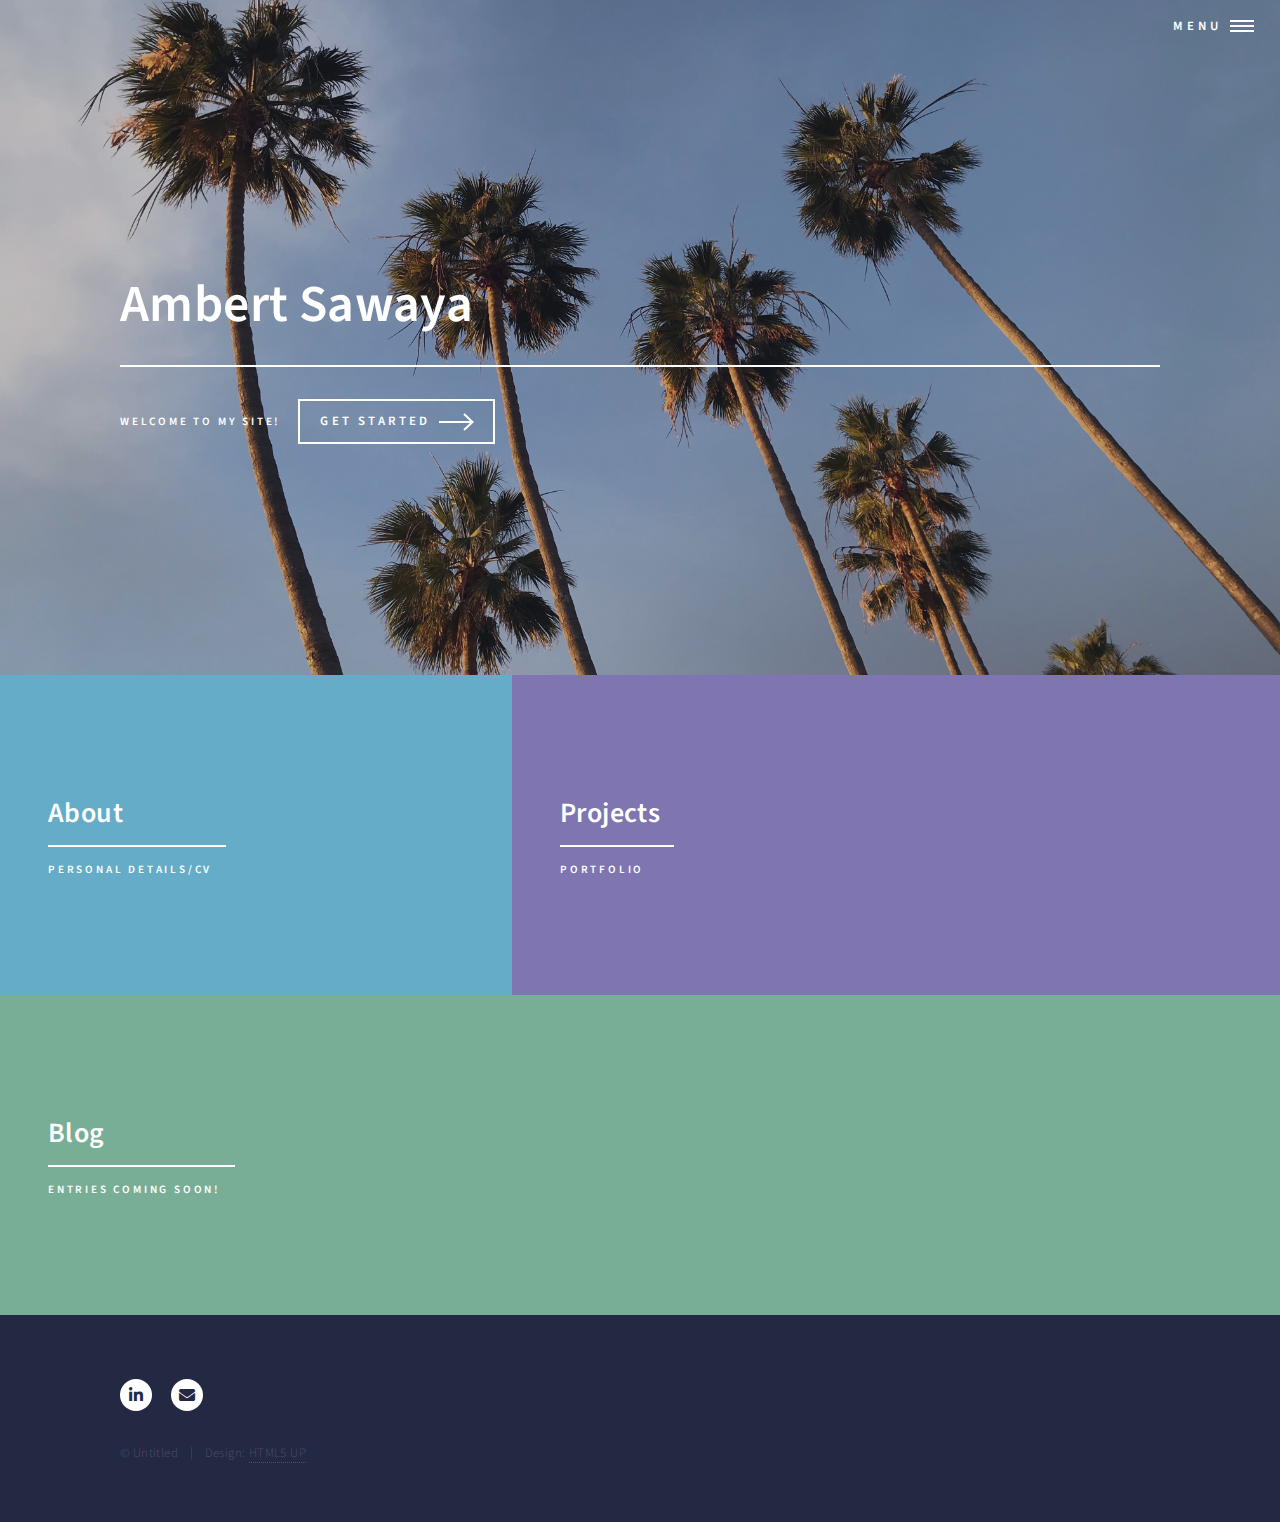
<file: index.html>
<!DOCTYPE HTML>
<!--
	Forty by HTML5 UP
	html5up.net | @ajlkn
	Free for personal and commercial use under the CCA 3.0 license (html5up.net/license)
-->
<html>
	<head>
		<title>Ambert Sawaya</title>
		<meta charset="utf-8" />
		<meta name="viewport" content="width=device-width, initial-scale=1, user-scalable=no" />
		<link rel="stylesheet" href="assets/css/main.css" />
		<noscript><link rel="stylesheet" href="assets/css/noscript.css" /></noscript>
	</head>
	<body class="is-preload">

		<!-- Wrapper -->
			<div id="wrapper">

				<!-- Header -->
					<header id="header" class="alt">
						<!--<a href="index.html" class="logo"><strong>Forty</strong> <span>by HTML5 UP</span></a>-->
						<nav>
							<a href="#menu">Menu</a>
						</nav>
					</header>

				<!-- Menu -->
					<nav id="menu">
						<ul class="links">
							<li><a href="index.html">Home</a></li>
							<li><a href="aboutme.html">About</a></li>
							<li><a href="landing.html">Projects</a></li>
							<li><a href="landing.html">Blog</a></li>
						</ul>
						<!--<ul class="actions stacked">
							<li><a href="#" class="button primary fit">Get Started</a></li>
							<li><a href="#" class="button fit">Log In</a></li>
						</ul>-->
					</nav>

				<!-- Banner -->
					<section id="banner" class="major">
						<div class="inner">
							<header class="major">
								<h1>Ambert Sawaya</h1>
							</header>
							<div class="content">
								<p>Welcome to my site!<br /></p>
								<ul class="actions">
									<li><a href="#one" class="button next scrolly">Get Started</a></li>
								</ul>
							</div>
						</div>
					</section>

				<!-- Main -->
					<div id="main">

						<!-- One -->
							<section id="one" class="tiles">
								<article>
									<span class="image">
										<img src="images/nhrocks.jpg" alt="" />
									</span>
									<header class="major">
										<h3><a href="aboutme.html" class="link">About</a></h3>
										<p>personal details/CV</p>
									</header>
								</article>
								<article>
									<span class="image">
										<img src="images/parisflowers.jpg" alt="" />
									</span>
									<header class="major">
										<h3><a href="portfolio.html" class="link">Projects</a></h3>
										<p>portfolio</p>
									</header>
								</article>
								<article>
									<span class="image">
										<img src="images/singingbeach.jpg" alt="" />
									</span>
									<header class="major">
										<h3><a href="landing.html" class="link">Blog</a></h3>
										<p>Entries coming soon!</p>
									</header>
								</article>
								<!--<article>
									<span class="image">
										<img src="images/pic04.jpg" alt="" />
									</span>
									<header class="major">
										<h3><a href="landing.html" class="link">Ipsum</a></h3>
										<p>Nisl sed aliquam</p>
									</header>
								</article>
								<article>
									<span class="image">
										<img src="images/pic05.jpg" alt="" />
									</span>
									<header class="major">
										<h3><a href="landing.html" class="link">Consequat</a></h3>
										<p>Ipsum dolor sit amet</p>
									</header>
								</article>
								<article>
									<span class="image">
										<img src="images/pic06.jpg" alt="" />
									</span>
									<header class="major">
										<h3><a href="landing.html" class="link">Etiam</a></h3>
										<p>Feugiat amet tempus</p>
									</header>
								</article>-->
							</section>

						<!-- Two -->
							<!--<section id="two">
								<div class="inner">
									<header class="major">
										<h2>Massa libero</h2>
									</header>
									<p>Nullam et orci eu lorem consequat tincidunt vivamus et sagittis libero. Mauris aliquet magna magna sed nunc rhoncus pharetra. Pellentesque condimentum sem. In efficitur ligula tate urna. Maecenas laoreet massa vel lacinia pellentesque lorem ipsum dolor. Nullam et orci eu lorem consequat tincidunt. Vivamus et sagittis libero. Mauris aliquet magna magna sed nunc rhoncus amet pharetra et feugiat tempus.</p>
									<ul class="actions">
										<li><a href="landing.html" class="button next">Get Started</a></li>
									</ul>
								</div>
							</section>-->

					</div>

				<!-- Contact -->
					<!--<section id="contact">
						<div class="inner">
							<section>
								<form method="post" action="#">
									<div class="fields">
										<div class="field half">
											<label for="name">Name</label>
											<input type="text" name="name" id="name" />
										</div>
										<div class="field half">
											<label for="email">Email</label>
											<input type="text" name="email" id="email" />
										</div>
										<div class="field">
											<label for="message">Message</label>
											<textarea name="message" id="message" rows="6"></textarea>
										</div>
									</div>
									<ul class="actions">
										<li><input type="submit" value="Send Message" class="primary" /></li>
										<li><input type="reset" value="Clear" /></li>
									</ul>
								</form>
							</section>
							<section class="split">
								<section>
									<div class="contact-method">
										<span class="icon solid alt fa-envelope"></span>
										<h3>Email</h3>
										<a href="mailto:sawayaa@bu.edu"></a>
									</div>
								</section>
								<section>
									<div class="contact-method">
										<span class="icon solid alt fa-phone"></span>
										<h3>Phone</h3>
										<span>(000) 000-0000 x12387</span>
									</div>
								</section>
								<section>
									<div class="contact-method">
										<span class="icon solid alt fa-home"></span>
										<h3>Address</h3>
										<span>1234 Somewhere Road #5432<br />
										Nashville, TN 00000<br />
										United States of America</span>
									</div>
								</section>
							</section>
						</div>
					</section>-->

				<!-- Footer -->
					<footer id="footer">
						<div class="inner">
							<ul class="icons">
								<!--<li><a href="#" class="icon brands alt fa-twitter"><span class="label">Twitter</span></a></li>
								<li><a href="#" class="icon brands alt fa-facebook-f"><span class="label">Facebook</span></a></li>
								<li><a href="#" class="icon brands alt fa-instagram"><span class="label">Instagram</span></a></li>
								<li><a href="#" class="icon brands alt fa-github"><span class="label">GitHub</span></a></li>-->
								<li><a href="#" class="icon brands alt fa-linkedin-in"><span class="label">LinkedIn</span></a></li>
								<li><a href="mailto:sawayaa@bu.edu" class="icon solid alt fa-envelope"><span class="label">Email</span></a></li>
							</ul>
							<ul class="copyright">
								<li>&copy; Untitled</li><li>Design: <a href="https://html5up.net">HTML5 UP</a></li>
							</ul>
						</div>
					</footer>

			</div>

		<!-- Scripts -->
			<script src="assets/js/jquery.min.js"></script>
			<script src="assets/js/jquery.scrolly.min.js"></script>
			<script src="assets/js/jquery.scrollex.min.js"></script>
			<script src="assets/js/browser.min.js"></script>
			<script src="assets/js/breakpoints.min.js"></script>
			<script src="assets/js/util.js"></script>
			<script src="assets/js/main.js"></script>

	</body>
</html>
</file>
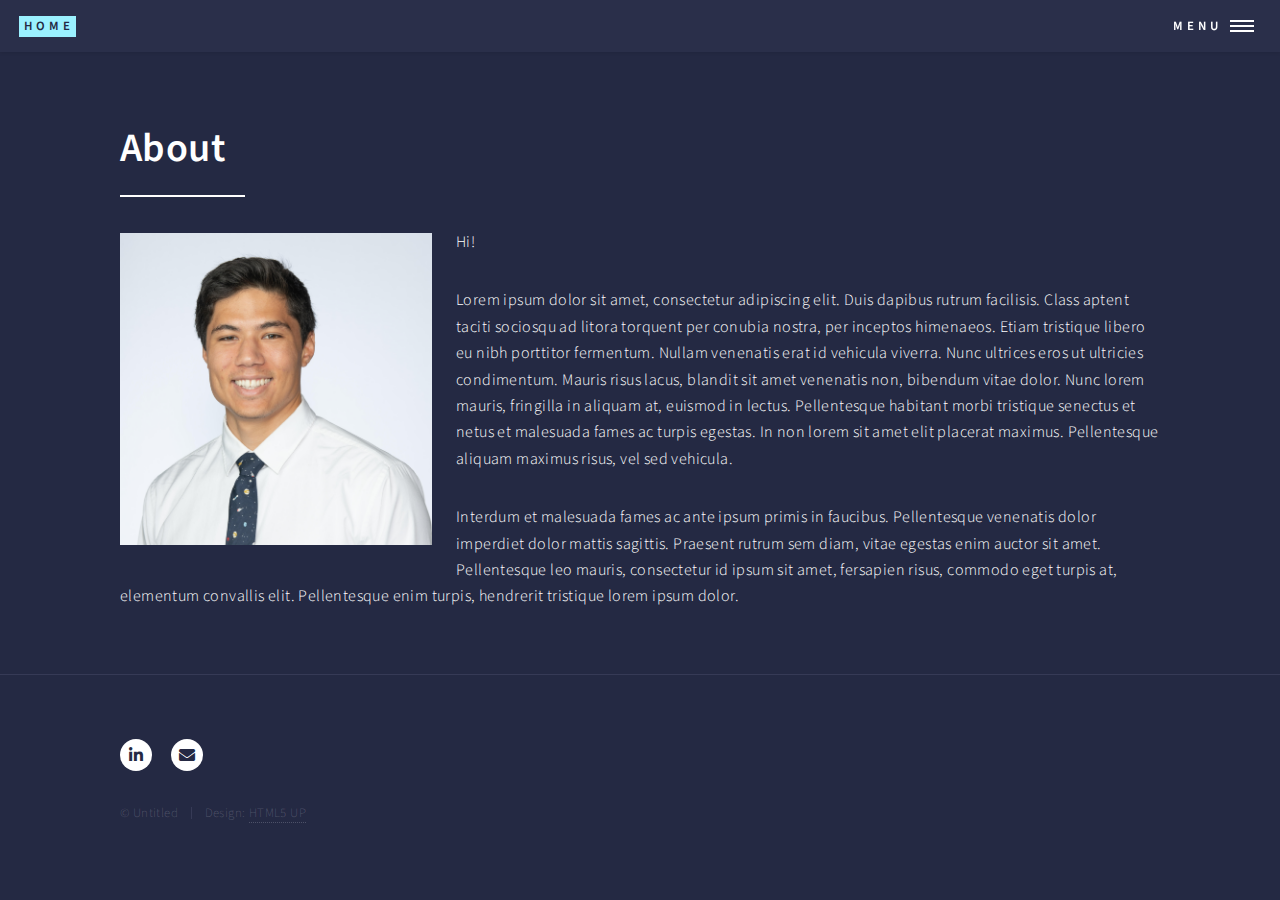
<file: aboutme.html>
<!DOCTYPE HTML>
<!--
	Forty by HTML5 UP
	html5up.net | @ajlkn
	Free for personal and commercial use under the CCA 3.0 license (html5up.net/license)
-->
<html>
	<head>
		<title>About - Ambert Sawaya</title>
		<meta charset="utf-8" />
		<meta name="viewport" content="width=device-width, initial-scale=1, user-scalable=no" />
		<link rel="stylesheet" href="assets/css/main.css" />
		<noscript><link rel="stylesheet" href="assets/css/noscript.css" /></noscript>
	</head>
	<body class="is-preload">

		<!-- Wrapper -->
			<div id="wrapper">

				<!-- Header -->
					<header id="header">
						<a href="index.html" class="logo"><strong>Home</strong> </a>
						<nav>
							<a href="#menu">Menu</a>
						</nav>
					</header>

				<!-- Menu -->
					<nav id="menu">
						<ul class="links">
							<li><a href="index.html">Home</a></li>
							<li><a href="landing.html">Landing</a></li>
							<li><a href="generic.html">Generic</a></li>
							<li><a href="elements.html">Elements</a></li>
						</ul>
						<ul class="actions stacked">
							<li><a href="#" class="button primary fit">Get Started</a></li>
							<li><a href="#" class="button fit">Log In</a></li>
						</ul>
					</nav>

				<!-- Main -->
					<div id="main" class="alt">

						<!-- One -->
							<section id="one">
								<div class="inner">
									<header class="major">
										<h1>About</h1>
									</header>
									<p><span class="image left"><img src="images/linkedinpic.jpg" alt="" /></span>Hi! </p>
									<p>Lorem ipsum dolor sit amet, consectetur adipiscing elit. Duis dapibus rutrum facilisis. Class aptent taciti sociosqu ad litora torquent per conubia nostra, per inceptos himenaeos. Etiam tristique libero eu nibh porttitor fermentum. Nullam venenatis erat id vehicula viverra. Nunc ultrices eros ut ultricies condimentum. Mauris risus lacus, blandit sit amet venenatis non, bibendum vitae dolor. Nunc lorem mauris, fringilla in aliquam at, euismod in lectus. Pellentesque habitant morbi tristique senectus et netus et malesuada fames ac turpis egestas. In non lorem sit amet elit placerat maximus. Pellentesque aliquam maximus risus, vel sed vehicula.</p>
									<p>Interdum et malesuada fames ac ante ipsum primis in faucibus. Pellentesque venenatis dolor imperdiet dolor mattis sagittis. Praesent rutrum sem diam, vitae egestas enim auctor sit amet. Pellentesque leo mauris, consectetur id ipsum sit amet, fersapien risus, commodo eget turpis at, elementum convallis elit. Pellentesque enim turpis, hendrerit tristique lorem ipsum dolor.</p>
								</div>
							</section>

					</div>

				<!-- Contact -->
					<!--<section id="contact">
						<div class="inner">
							<section>
								<form method="post" action="#">
									<div class="fields">
										<div class="field half">
											<label for="name">Name</label>
											<input type="text" name="name" id="name" />
										</div>
										<div class="field half">
											<label for="email">Email</label>
											<input type="text" name="email" id="email" />
										</div>
										<div class="field">
											<label for="message">Message</label>
											<textarea name="message" id="message" rows="6"></textarea>
										</div>
									</div>
									<ul class="actions">
										<li><input type="submit" value="Send Message" class="primary" /></li>
										<li><input type="reset" value="Clear" /></li>
									</ul>
								</form>
							</section>
							<section class="split">
								<section>
									<div class="contact-method">
										<span class="icon solid alt fa-envelope"></span>
										<h3>Email</h3>
										<a href="#">information@untitled.tld</a>
									</div>
								</section>
								<section>
									<div class="contact-method">
										<span class="icon solid alt fa-phone"></span>
										<h3>Phone</h3>
										<span>(000) 000-0000 x12387</span>
									</div>
								</section>
								<section>
									<div class="contact-method">
										<span class="icon solid alt fa-home"></span>
										<h3>Address</h3>
										<span>1234 Somewhere Road #5432<br />
										Nashville, TN 00000<br />
										United States of America</span>
									</div>
								</section>
							</section>
						</div>
					</section>-->

				<!-- Footer -->
					<footer id="footer">
						<div class="inner">
							<ul class="icons">
								<!--<li><a href="#" class="icon brands alt fa-twitter"><span class="label">Twitter</span></a></li>
								<li><a href="#" class="icon brands alt fa-facebook-f"><span class="label">Facebook</span></a></li>
								<li><a href="#" class="icon brands alt fa-instagram"><span class="label">Instagram</span></a></li>
								<li><a href="#" class="icon brands alt fa-github"><span class="label">GitHub</span></a></li>-->
								<li><a href="#" class="icon brands alt fa-linkedin-in"><span class="label">LinkedIn</span></a></li>
								<li><a href="mailto:sawayaa@bu.edu" class="icon solid alt fa-envelope"><span class="label">Email</span></a></li>
							</ul>
							<ul class="copyright">
								<li>&copy; Untitled</li><li>Design: <a href="https://html5up.net">HTML5 UP</a></li>
							</ul>
						</div>
					</footer>

			</div>

		<!-- Scripts -->
			<script src="assets/js/jquery.min.js"></script>
			<script src="assets/js/jquery.scrolly.min.js"></script>
			<script src="assets/js/jquery.scrollex.min.js"></script>
			<script src="assets/js/browser.min.js"></script>
			<script src="assets/js/breakpoints.min.js"></script>
			<script src="assets/js/util.js"></script>
			<script src="assets/js/main.js"></script>

	</body>
</html>
</file>
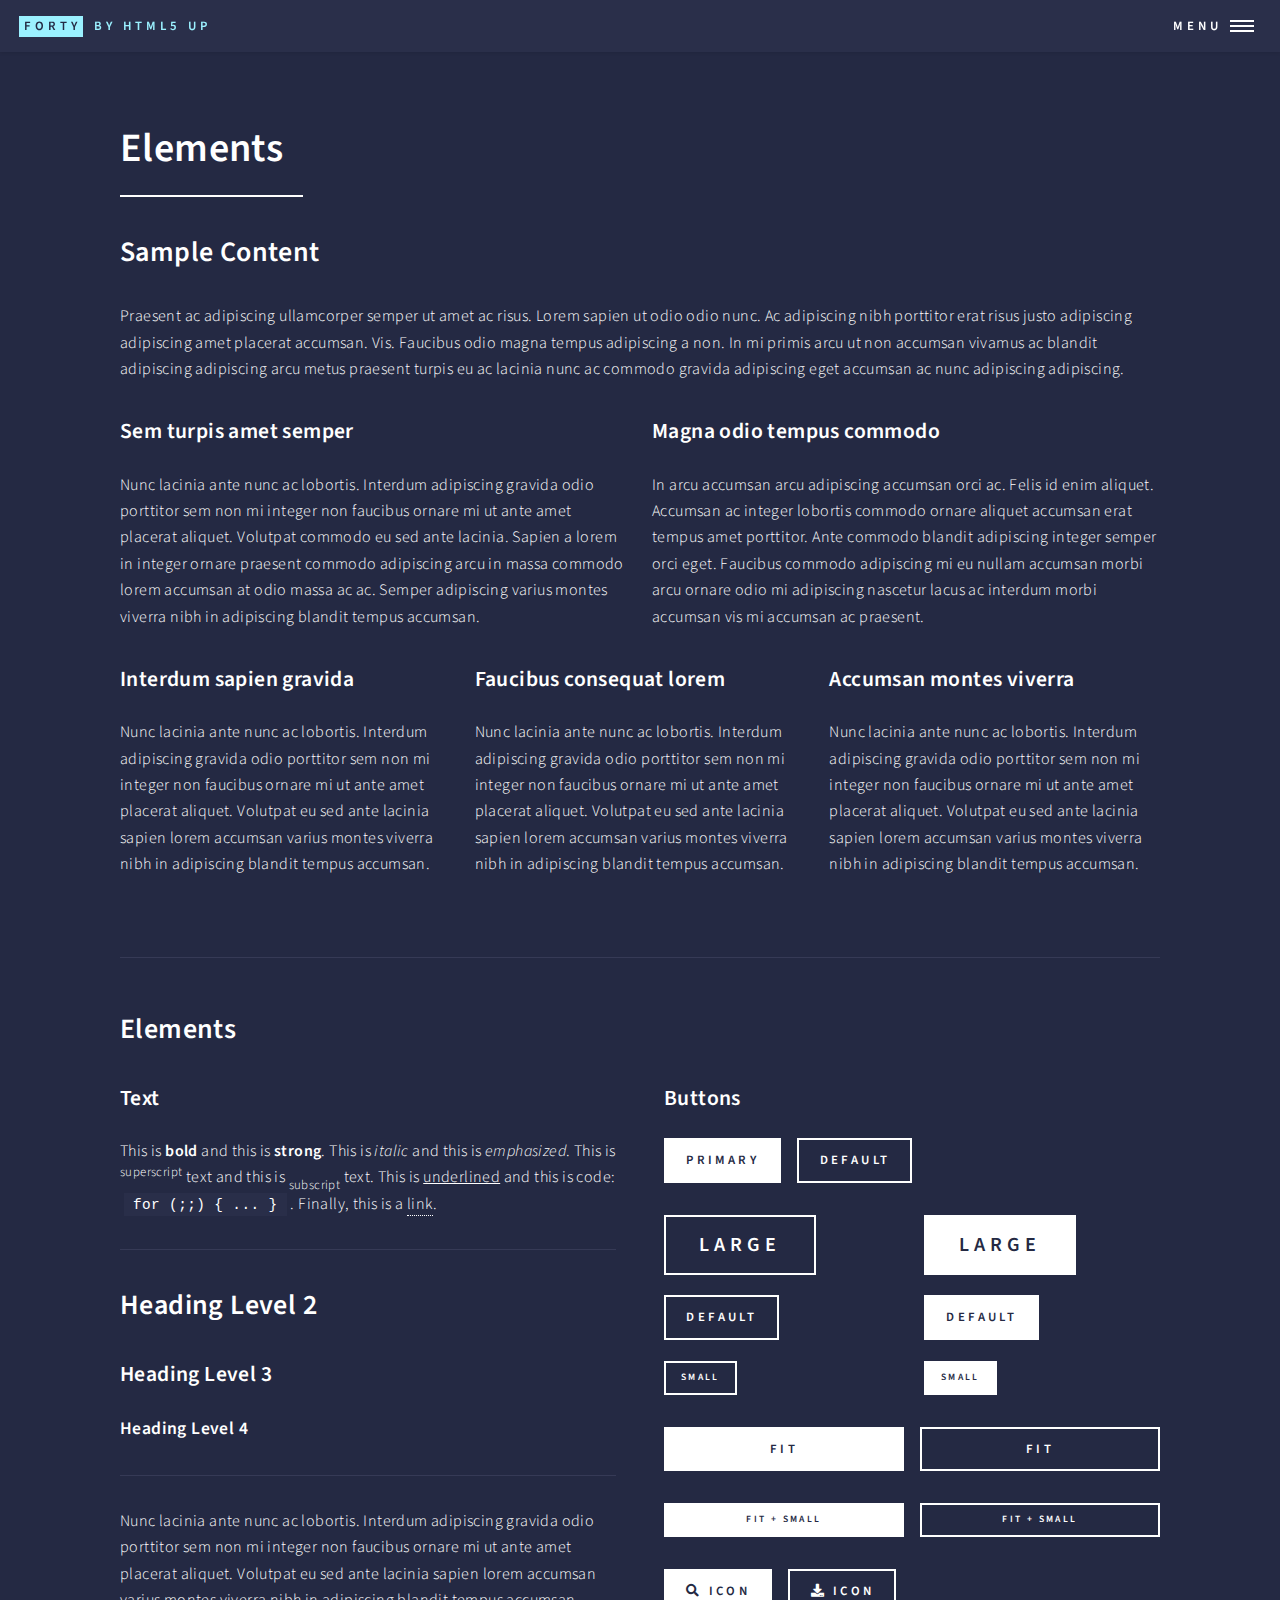
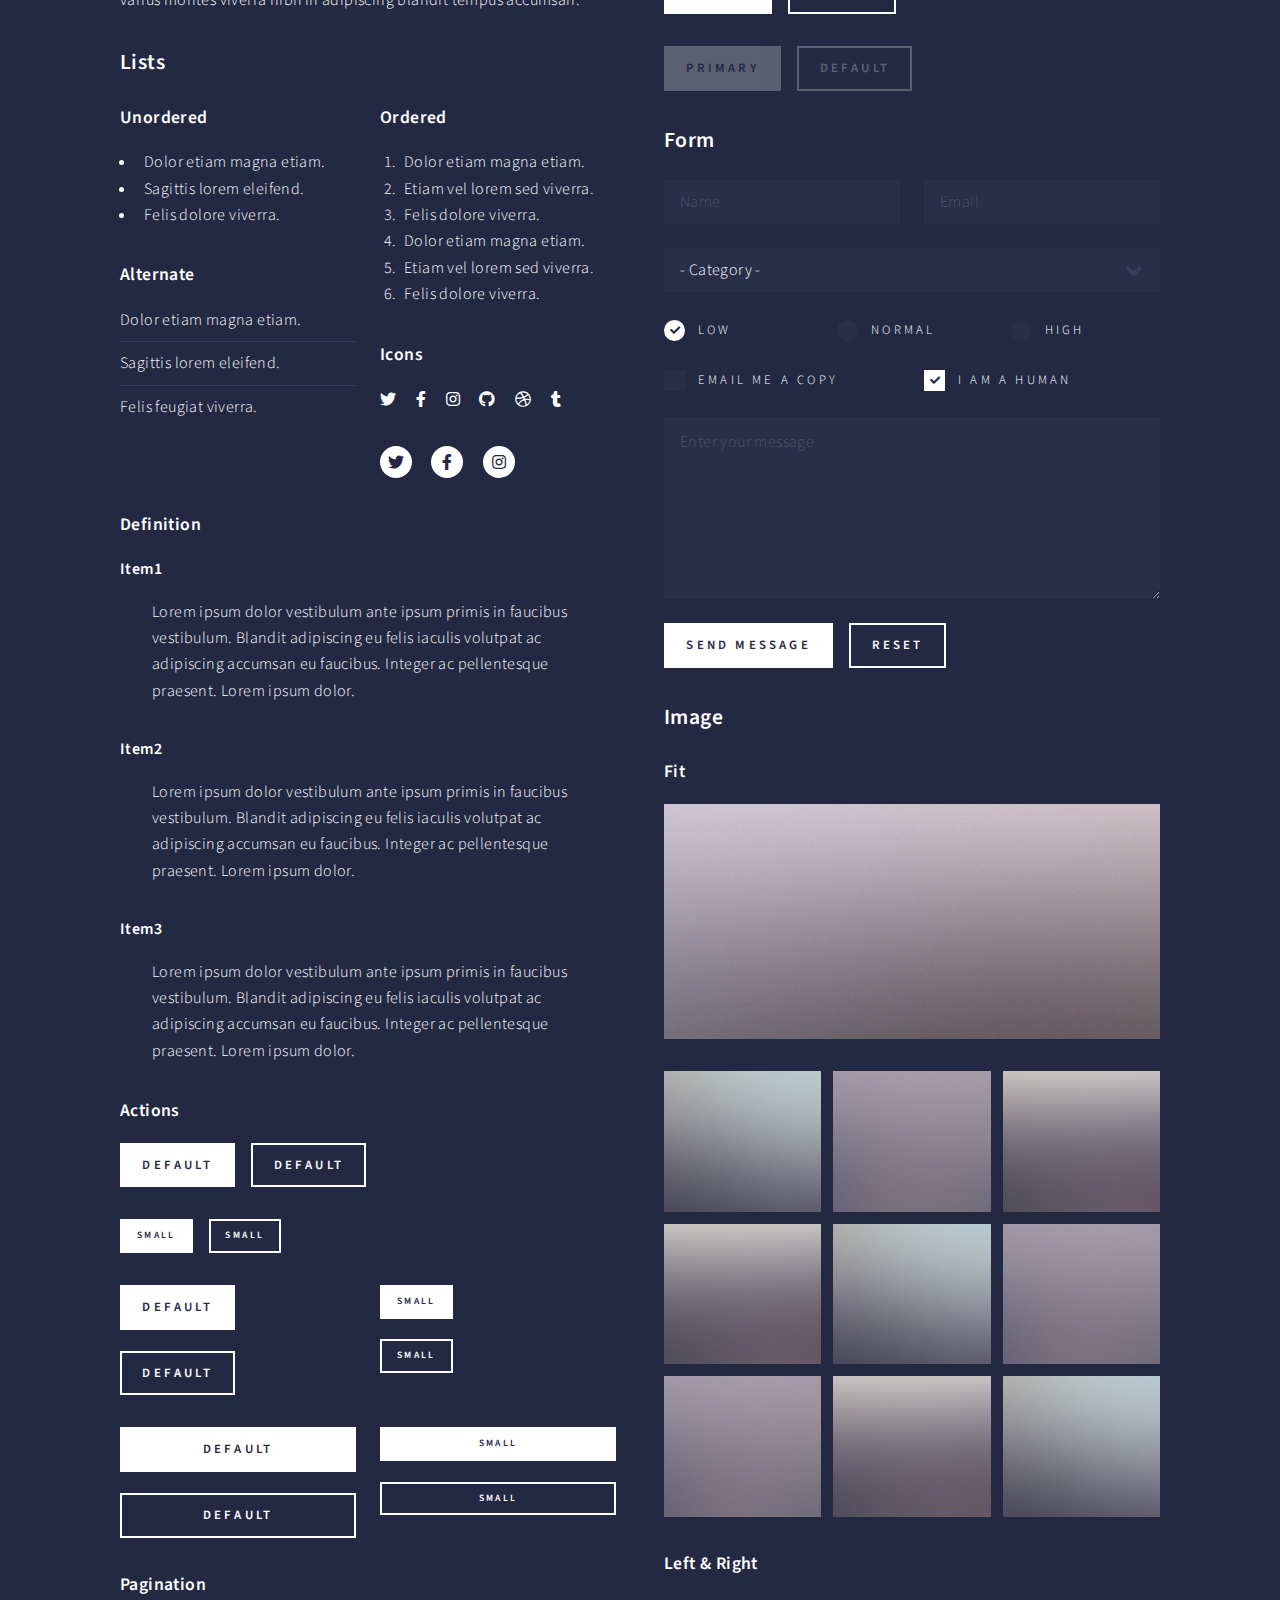
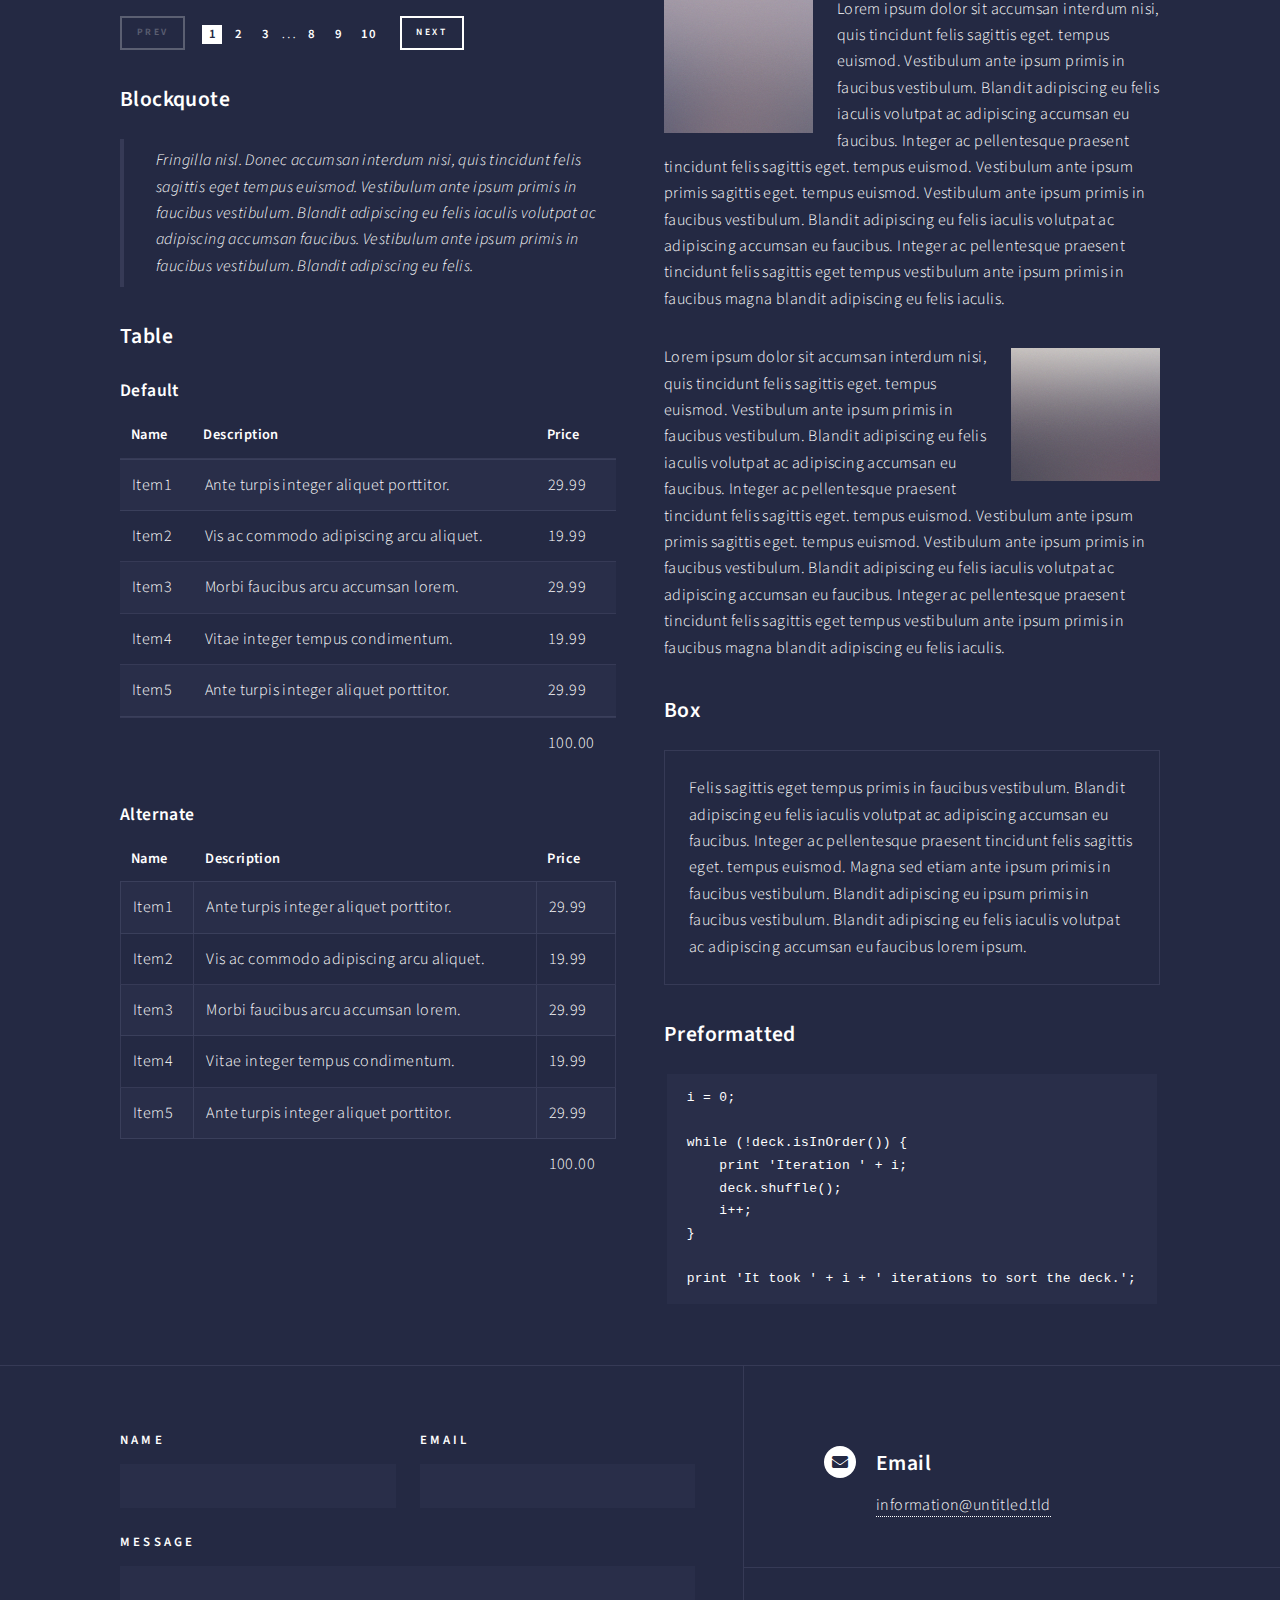
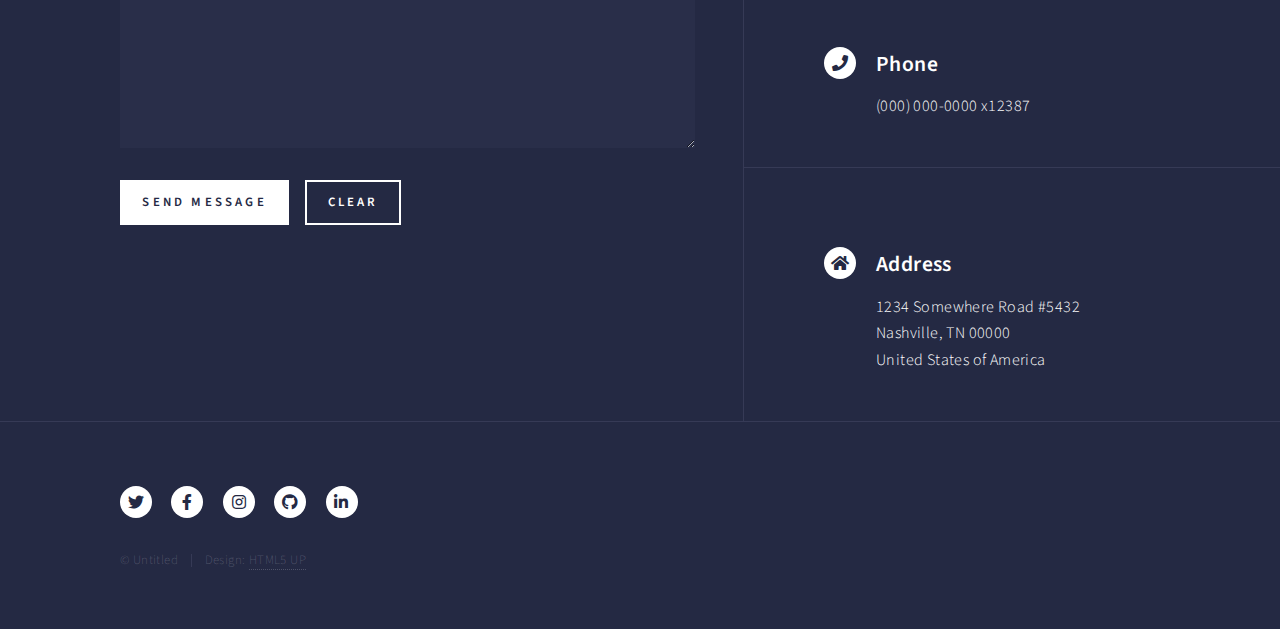
<file: elements.html>
<!DOCTYPE HTML>
<!--
	Forty by HTML5 UP
	html5up.net | @ajlkn
	Free for personal and commercial use under the CCA 3.0 license (html5up.net/license)
-->
<html>
	<head>
		<title>Elements - Forty by HTML5 UP</title>
		<meta charset="utf-8" />
		<meta name="viewport" content="width=device-width, initial-scale=1, user-scalable=no" />
		<link rel="stylesheet" href="assets/css/main.css" />
		<noscript><link rel="stylesheet" href="assets/css/noscript.css" /></noscript>
	</head>
	<body class="is-preload">

		<!-- Wrapper -->
			<div id="wrapper">

				<!-- Header -->
					<header id="header">
						<a href="index.html" class="logo"><strong>Forty</strong> <span>by HTML5 UP</span></a>
						<nav>
							<a href="#menu">Menu</a>
						</nav>
					</header>

				<!-- Menu -->
					<nav id="menu">
						<ul class="links">
							<li><a href="index.html">Home</a></li>
							<li><a href="landing.html">Landing</a></li>
							<li><a href="generic.html">Generic</a></li>
							<li><a href="elements.html">Elements</a></li>
						</ul>
						<ul class="actions stacked">
							<li><a href="#" class="button primary fit">Get Started</a></li>
							<li><a href="#" class="button fit">Log In</a></li>
						</ul>
					</nav>

				<!-- Main -->
					<div id="main" class="alt">

						<!-- One -->
							<section id="one">
								<div class="inner">
									<header class="major">
										<h1>Elements</h1>
									</header>

									<!-- Content -->
										<h2 id="content">Sample Content</h2>
										<p>Praesent ac adipiscing ullamcorper semper ut amet ac risus. Lorem sapien ut odio odio nunc. Ac adipiscing nibh porttitor erat risus justo adipiscing adipiscing amet placerat accumsan. Vis. Faucibus odio magna tempus adipiscing a non. In mi primis arcu ut non accumsan vivamus ac blandit adipiscing adipiscing arcu metus praesent turpis eu ac lacinia nunc ac commodo gravida adipiscing eget accumsan ac nunc adipiscing adipiscing.</p>
										<div class="row">
											<div class="col-6 col-12-small">
												<h3>Sem turpis amet semper</h3>
												<p>Nunc lacinia ante nunc ac lobortis. Interdum adipiscing gravida odio porttitor sem non mi integer non faucibus ornare mi ut ante amet placerat aliquet. Volutpat commodo eu sed ante lacinia. Sapien a lorem in integer ornare praesent commodo adipiscing arcu in massa commodo lorem accumsan at odio massa ac ac. Semper adipiscing varius montes viverra nibh in adipiscing blandit tempus accumsan.</p>
											</div>
											<div class="col-6 col-12-small">
												<h3>Magna odio tempus commodo</h3>
												<p>In arcu accumsan arcu adipiscing accumsan orci ac. Felis id enim aliquet. Accumsan ac integer lobortis commodo ornare aliquet accumsan erat tempus amet porttitor. Ante commodo blandit adipiscing integer semper orci eget. Faucibus commodo adipiscing mi eu nullam accumsan morbi arcu ornare odio mi adipiscing nascetur lacus ac interdum morbi accumsan vis mi accumsan ac praesent.</p>
											</div>
											<!-- Break -->
											<div class="col-4 col-12-medium">
												<h3>Interdum sapien gravida</h3>
												<p>Nunc lacinia ante nunc ac lobortis. Interdum adipiscing gravida odio porttitor sem non mi integer non faucibus ornare mi ut ante amet placerat aliquet. Volutpat eu sed ante lacinia sapien lorem accumsan varius montes viverra nibh in adipiscing blandit tempus accumsan.</p>
											</div>
											<div class="col-4 col-12-medium">
												<h3>Faucibus consequat lorem</h3>
												<p>Nunc lacinia ante nunc ac lobortis. Interdum adipiscing gravida odio porttitor sem non mi integer non faucibus ornare mi ut ante amet placerat aliquet. Volutpat eu sed ante lacinia sapien lorem accumsan varius montes viverra nibh in adipiscing blandit tempus accumsan.</p>
											</div>
											<div class="col-4 col-12-medium">
												<h3>Accumsan montes viverra</h3>
												<p>Nunc lacinia ante nunc ac lobortis. Interdum adipiscing gravida odio porttitor sem non mi integer non faucibus ornare mi ut ante amet placerat aliquet. Volutpat eu sed ante lacinia sapien lorem accumsan varius montes viverra nibh in adipiscing blandit tempus accumsan.</p>
											</div>
										</div>

									<hr class="major" />

									<!-- Elements -->
										<h2 id="elements">Elements</h2>
										<div class="row gtr-200">
											<div class="col-6 col-12-medium">

												<!-- Text stuff -->
													<h3>Text</h3>
													<p>This is <b>bold</b> and this is <strong>strong</strong>. This is <i>italic</i> and this is <em>emphasized</em>.
													This is <sup>superscript</sup> text and this is <sub>subscript</sub> text.
													This is <u>underlined</u> and this is code: <code>for (;;) { ... }</code>.
													Finally, this is a <a href="#">link</a>.</p>
													<hr />
													<h2>Heading Level 2</h2>
													<h3>Heading Level 3</h3>
													<h4>Heading Level 4</h4>
													<hr />
													<p>Nunc lacinia ante nunc ac lobortis. Interdum adipiscing gravida odio porttitor sem non mi integer non faucibus ornare mi ut ante amet placerat aliquet. Volutpat eu sed ante lacinia sapien lorem accumsan varius montes viverra nibh in adipiscing blandit tempus accumsan.</p>

												<!-- Lists -->
													<h3>Lists</h3>
													<div class="row">
														<div class="col-6 col-12-small">

															<h4>Unordered</h4>
															<ul>
																<li>Dolor etiam magna etiam.</li>
																<li>Sagittis lorem eleifend.</li>
																<li>Felis dolore viverra.</li>
															</ul>

															<h4>Alternate</h4>
															<ul class="alt">
																<li>Dolor etiam magna etiam.</li>
																<li>Sagittis lorem eleifend.</li>
																<li>Felis feugiat viverra.</li>
															</ul>

														</div>
														<div class="col-6 col-12-small">

															<h4>Ordered</h4>
															<ol>
																<li>Dolor etiam magna etiam.</li>
																<li>Etiam vel lorem sed viverra.</li>
																<li>Felis dolore viverra.</li>
																<li>Dolor etiam magna etiam.</li>
																<li>Etiam vel lorem sed viverra.</li>
																<li>Felis dolore viverra.</li>
															</ol>

															<h4>Icons</h4>
															<ul class="icons">
																<li><a href="#" class="icon brands fa-twitter"><span class="label">Twitter</span></a></li>
																<li><a href="#" class="icon brands fa-facebook-f"><span class="label">Facebook</span></a></li>
																<li><a href="#" class="icon brands fa-instagram"><span class="label">Instagram</span></a></li>
																<li><a href="#" class="icon brands fa-github"><span class="label">Github</span></a></li>
																<li><a href="#" class="icon brands fa-dribbble"><span class="label">Dribbble</span></a></li>
																<li><a href="#" class="icon brands fa-tumblr"><span class="label">Tumblr</span></a></li>
															</ul>
															<ul class="icons">
																<li><a href="#" class="icon brands alt fa-twitter"><span class="label">Twitter</span></a></li>
																<li><a href="#" class="icon brands alt fa-facebook-f"><span class="label">Facebook</span></a></li>
																<li><a href="#" class="icon brands alt fa-instagram"><span class="label">Instagram</span></a></li>
															</ul>

														</div>
													</div>
													<h4>Definition</h4>
													<dl>
														<dt>Item1</dt>
														<dd>
															<p>Lorem ipsum dolor vestibulum ante ipsum primis in faucibus vestibulum. Blandit adipiscing eu felis iaculis volutpat ac adipiscing accumsan eu faucibus. Integer ac pellentesque praesent. Lorem ipsum dolor.</p>
														</dd>
														<dt>Item2</dt>
														<dd>
															<p>Lorem ipsum dolor vestibulum ante ipsum primis in faucibus vestibulum. Blandit adipiscing eu felis iaculis volutpat ac adipiscing accumsan eu faucibus. Integer ac pellentesque praesent. Lorem ipsum dolor.</p>
														</dd>
														<dt>Item3</dt>
														<dd>
															<p>Lorem ipsum dolor vestibulum ante ipsum primis in faucibus vestibulum. Blandit adipiscing eu felis iaculis volutpat ac adipiscing accumsan eu faucibus. Integer ac pellentesque praesent. Lorem ipsum dolor.</p>
														</dd>
													</dl>

													<h4>Actions</h4>
													<ul class="actions">
														<li><a href="#" class="button primary">Default</a></li>
														<li><a href="#" class="button">Default</a></li>
													</ul>
													<ul class="actions small">
														<li><a href="#" class="button primary small">Small</a></li>
														<li><a href="#" class="button small">Small</a></li>
													</ul>
													<div class="row">
														<div class="col-6 col-12-small">
															<ul class="actions stacked">
																<li><a href="#" class="button primary">Default</a></li>
																<li><a href="#" class="button">Default</a></li>
															</ul>
														</div>
														<div class="col-6 col-12-small">
															<ul class="actions stacked">
																<li><a href="#" class="button primary small">Small</a></li>
																<li><a href="#" class="button small">Small</a></li>
															</ul>
														</div>
														<div class="col-6 col-12-small">
															<ul class="actions stacked">
																<li><a href="#" class="button primary fit">Default</a></li>
																<li><a href="#" class="button fit">Default</a></li>
															</ul>
														</div>
														<div class="col-6 col-12-small">
															<ul class="actions stacked">
																<li><a href="#" class="button primary small fit">Small</a></li>
																<li><a href="#" class="button small fit">Small</a></li>
															</ul>
														</div>
													</div>

													<h4>Pagination</h4>
													<ul class="pagination">
														<li><span class="button small disabled">Prev</span></li>
														<li><a href="#" class="page active">1</a></li>
														<li><a href="#" class="page">2</a></li>
														<li><a href="#" class="page">3</a></li>
														<li><span>&hellip;</span></li>
														<li><a href="#" class="page">8</a></li>
														<li><a href="#" class="page">9</a></li>
														<li><a href="#" class="page">10</a></li>
														<li><a href="#" class="button small">Next</a></li>
													</ul>

												<!-- Blockquote -->
													<h3>Blockquote</h3>
													<blockquote>Fringilla nisl. Donec accumsan interdum nisi, quis tincidunt felis sagittis eget tempus euismod. Vestibulum ante ipsum primis in faucibus vestibulum. Blandit adipiscing eu felis iaculis volutpat ac adipiscing accumsan faucibus. Vestibulum ante ipsum primis in faucibus vestibulum. Blandit adipiscing eu felis.</blockquote>

												<!-- Table -->
													<h3>Table</h3>

													<h4>Default</h4>
													<div class="table-wrapper">
														<table>
															<thead>
																<tr>
																	<th>Name</th>
																	<th>Description</th>
																	<th>Price</th>
																</tr>
															</thead>
															<tbody>
																<tr>
																	<td>Item1</td>
																	<td>Ante turpis integer aliquet porttitor.</td>
																	<td>29.99</td>
																</tr>
																<tr>
																	<td>Item2</td>
																	<td>Vis ac commodo adipiscing arcu aliquet.</td>
																	<td>19.99</td>
																</tr>
																<tr>
																	<td>Item3</td>
																	<td> Morbi faucibus arcu accumsan lorem.</td>
																	<td>29.99</td>
																</tr>
																<tr>
																	<td>Item4</td>
																	<td>Vitae integer tempus condimentum.</td>
																	<td>19.99</td>
																</tr>
																<tr>
																	<td>Item5</td>
																	<td>Ante turpis integer aliquet porttitor.</td>
																	<td>29.99</td>
																</tr>
															</tbody>
															<tfoot>
																<tr>
																	<td colspan="2"></td>
																	<td>100.00</td>
																</tr>
															</tfoot>
														</table>
													</div>

													<h4>Alternate</h4>
													<div class="table-wrapper">
														<table class="alt">
															<thead>
																<tr>
																	<th>Name</th>
																	<th>Description</th>
																	<th>Price</th>
																</tr>
															</thead>
															<tbody>
																<tr>
																	<td>Item1</td>
																	<td>Ante turpis integer aliquet porttitor.</td>
																	<td>29.99</td>
																</tr>
																<tr>
																	<td>Item2</td>
																	<td>Vis ac commodo adipiscing arcu aliquet.</td>
																	<td>19.99</td>
																</tr>
																<tr>
																	<td>Item3</td>
																	<td> Morbi faucibus arcu accumsan lorem.</td>
																	<td>29.99</td>
																</tr>
																<tr>
																	<td>Item4</td>
																	<td>Vitae integer tempus condimentum.</td>
																	<td>19.99</td>
																</tr>
																<tr>
																	<td>Item5</td>
																	<td>Ante turpis integer aliquet porttitor.</td>
																	<td>29.99</td>
																</tr>
															</tbody>
															<tfoot>
																<tr>
																	<td colspan="2"></td>
																	<td>100.00</td>
																</tr>
															</tfoot>
														</table>
													</div>

											</div>
											<div class="col-6 col-12-medium">

												<!-- Buttons -->
													<h3>Buttons</h3>
													<ul class="actions">
														<li><a href="#" class="button primary">Primary</a></li>
														<li><a href="#" class="button">Default</a></li>
													</ul>
													<div class="row">
														<div class="col-6 col-12-xsmall">
															<ul class="actions stacked">
																<li><a href="#" class="button large">Large</a></li>
																<li><a href="#" class="button">Default</a></li>
																<li><a href="#" class="button small">Small</a></li>
															</ul>
														</div>
														<div class="col-6 col-12-xsmall">
															<ul class="actions stacked">
																<li><a href="#" class="button primary large">Large</a></li>
																<li><a href="#" class="button primary">Default</a></li>
																<li><a href="#" class="button primary small">Small</a></li>
															</ul>
														</div>
													</div>
													<ul class="actions fit">
														<li><a href="#" class="button primary fit">Fit</a></li>
														<li><a href="#" class="button fit">Fit</a></li>
													</ul>
													<ul class="actions fit small">
														<li><a href="#" class="button primary fit small">Fit + Small</a></li>
														<li><a href="#" class="button fit small">Fit + Small</a></li>
													</ul>
													<ul class="actions">
														<li><a href="#" class="button primary icon solid fa-search">Icon</a></li>
														<li><a href="#" class="button icon solid fa-download">Icon</a></li>
													</ul>
													<ul class="actions">
														<li><span class="button primary disabled">Primary</span></li>
														<li><span class="button disabled">Default</span></li>
													</ul>

												<!-- Form -->
													<h3>Form</h3>

													<form method="post" action="#">
														<div class="row gtr-uniform">
															<div class="col-6 col-12-xsmall">
																<input type="text" name="demo-name" id="demo-name" value="" placeholder="Name" />
															</div>
															<div class="col-6 col-12-xsmall">
																<input type="email" name="demo-email" id="demo-email" value="" placeholder="Email" />
															</div>
															<!-- Break -->
															<div class="col-12">
																<select name="demo-category" id="demo-category">
																	<option value="">- Category -</option>
																	<option value="1">Manufacturing</option>
																	<option value="1">Shipping</option>
																	<option value="1">Administration</option>
																	<option value="1">Human Resources</option>
																</select>
															</div>
															<!-- Break -->
															<div class="col-4 col-12-small">
																<input type="radio" id="demo-priority-low" name="demo-priority" checked>
																<label for="demo-priority-low">Low</label>
															</div>
															<div class="col-4 col-12-small">
																<input type="radio" id="demo-priority-normal" name="demo-priority">
																<label for="demo-priority-normal">Normal</label>
															</div>
															<div class="col-4 col-12-small">
																<input type="radio" id="demo-priority-high" name="demo-priority">
																<label for="demo-priority-high">High</label>
															</div>
															<!-- Break -->
															<div class="col-6 col-12-small">
																<input type="checkbox" id="demo-copy" name="demo-copy">
																<label for="demo-copy">Email me a copy</label>
															</div>
															<div class="col-6 col-12-small">
																<input type="checkbox" id="demo-human" name="demo-human" checked>
																<label for="demo-human">I am a human</label>
															</div>
															<!-- Break -->
															<div class="col-12">
																<textarea name="demo-message" id="demo-message" placeholder="Enter your message" rows="6"></textarea>
															</div>
															<!-- Break -->
															<div class="col-12">
																<ul class="actions">
																	<li><input type="submit" value="Send Message" class="primary" /></li>
																	<li><input type="reset" value="Reset" /></li>
																</ul>
															</div>
														</div>
													</form>

												<!-- Image -->
													<h3>Image</h3>

													<h4>Fit</h4>
													<span class="image fit"><img src="images/pic03.jpg" alt="" /></span>
													<div class="box alt">
														<div class="row gtr-50 gtr-uniform">
															<div class="col-4"><span class="image fit"><img src="images/pic08.jpg" alt="" /></span></div>
															<div class="col-4"><span class="image fit"><img src="images/pic09.jpg" alt="" /></span></div>
															<div class="col-4"><span class="image fit"><img src="images/pic10.jpg" alt="" /></span></div>
															<!-- Break -->
															<div class="col-4"><span class="image fit"><img src="images/pic10.jpg" alt="" /></span></div>
															<div class="col-4"><span class="image fit"><img src="images/pic08.jpg" alt="" /></span></div>
															<div class="col-4"><span class="image fit"><img src="images/pic09.jpg" alt="" /></span></div>
															<!-- Break -->
															<div class="col-4"><span class="image fit"><img src="images/pic09.jpg" alt="" /></span></div>
															<div class="col-4"><span class="image fit"><img src="images/pic10.jpg" alt="" /></span></div>
															<div class="col-4"><span class="image fit"><img src="images/pic08.jpg" alt="" /></span></div>
														</div>
													</div>

													<h4>Left &amp; Right</h4>
													<p><span class="image left"><img src="images/pic09.jpg" alt="" /></span>Lorem ipsum dolor sit accumsan interdum nisi, quis tincidunt felis sagittis eget. tempus euismod. Vestibulum ante ipsum primis in faucibus vestibulum. Blandit adipiscing eu felis iaculis volutpat ac adipiscing accumsan eu faucibus. Integer ac pellentesque praesent tincidunt felis sagittis eget. tempus euismod. Vestibulum ante ipsum primis sagittis eget. tempus euismod. Vestibulum ante ipsum primis in faucibus vestibulum. Blandit adipiscing eu felis iaculis volutpat ac adipiscing accumsan eu faucibus. Integer ac pellentesque praesent tincidunt felis sagittis eget tempus vestibulum ante ipsum primis in faucibus magna blandit adipiscing eu felis iaculis.</p>
													<p><span class="image right"><img src="images/pic10.jpg" alt="" /></span>Lorem ipsum dolor sit accumsan interdum nisi, quis tincidunt felis sagittis eget. tempus euismod. Vestibulum ante ipsum primis in faucibus vestibulum. Blandit adipiscing eu felis iaculis volutpat ac adipiscing accumsan eu faucibus. Integer ac pellentesque praesent tincidunt felis sagittis eget. tempus euismod. Vestibulum ante ipsum primis sagittis eget. tempus euismod. Vestibulum ante ipsum primis in faucibus vestibulum. Blandit adipiscing eu felis iaculis volutpat ac adipiscing accumsan eu faucibus. Integer ac pellentesque praesent tincidunt felis sagittis eget tempus vestibulum ante ipsum primis in faucibus magna blandit adipiscing eu felis iaculis.</p>

												<!-- Box -->
													<h3>Box</h3>
													<div class="box">
														<p>Felis sagittis eget tempus primis in faucibus vestibulum. Blandit adipiscing eu felis iaculis volutpat ac adipiscing accumsan eu faucibus. Integer ac pellentesque praesent tincidunt felis sagittis eget. tempus euismod. Magna sed etiam ante ipsum primis in faucibus vestibulum. Blandit adipiscing eu ipsum primis in faucibus vestibulum. Blandit adipiscing eu felis iaculis volutpat ac adipiscing accumsan eu faucibus lorem ipsum.</p>
													</div>

												<!-- Preformatted Code -->
													<h3>Preformatted</h3>
													<pre><code>i = 0;

while (!deck.isInOrder()) {
    print 'Iteration ' + i;
    deck.shuffle();
    i++;
}

print 'It took ' + i + ' iterations to sort the deck.';
</code></pre>

											</div>
										</div>

								</div>
							</section>

					</div>

				<!-- Contact -->
					<section id="contact">
						<div class="inner">
							<section>
								<form method="post" action="#">
									<div class="fields">
										<div class="field half">
											<label for="name">Name</label>
											<input type="text" name="name" id="name" />
										</div>
										<div class="field half">
											<label for="email">Email</label>
											<input type="text" name="email" id="email" />
										</div>
										<div class="field">
											<label for="message">Message</label>
											<textarea name="message" id="message" rows="6"></textarea>
										</div>
									</div>
									<ul class="actions">
										<li><input type="submit" value="Send Message" class="primary" /></li>
										<li><input type="reset" value="Clear" /></li>
									</ul>
								</form>
							</section>
							<section class="split">
								<section>
									<div class="contact-method">
										<span class="icon solid alt fa-envelope"></span>
										<h3>Email</h3>
										<a href="#">information@untitled.tld</a>
									</div>
								</section>
								<section>
									<div class="contact-method">
										<span class="icon solid alt fa-phone"></span>
										<h3>Phone</h3>
										<span>(000) 000-0000 x12387</span>
									</div>
								</section>
								<section>
									<div class="contact-method">
										<span class="icon solid alt fa-home"></span>
										<h3>Address</h3>
										<span>1234 Somewhere Road #5432<br />
										Nashville, TN 00000<br />
										United States of America</span>
									</div>
								</section>
							</section>
						</div>
					</section>

				<!-- Footer -->
					<footer id="footer">
						<div class="inner">
							<ul class="icons">
								<li><a href="#" class="icon brands alt fa-twitter"><span class="label">Twitter</span></a></li>
								<li><a href="#" class="icon brands alt fa-facebook-f"><span class="label">Facebook</span></a></li>
								<li><a href="#" class="icon brands alt fa-instagram"><span class="label">Instagram</span></a></li>
								<li><a href="#" class="icon brands alt fa-github"><span class="label">GitHub</span></a></li>
								<li><a href="#" class="icon brands alt fa-linkedin-in"><span class="label">LinkedIn</span></a></li>
							</ul>
							<ul class="copyright">
								<li>&copy; Untitled</li><li>Design: <a href="https://html5up.net">HTML5 UP</a></li>
							</ul>
						</div>
					</footer>

			</div>

		<!-- Scripts -->
			<script src="assets/js/jquery.min.js"></script>
			<script src="assets/js/jquery.scrolly.min.js"></script>
			<script src="assets/js/jquery.scrollex.min.js"></script>
			<script src="assets/js/browser.min.js"></script>
			<script src="assets/js/breakpoints.min.js"></script>
			<script src="assets/js/util.js"></script>
			<script src="assets/js/main.js"></script>

	</body>
</html>
</file>
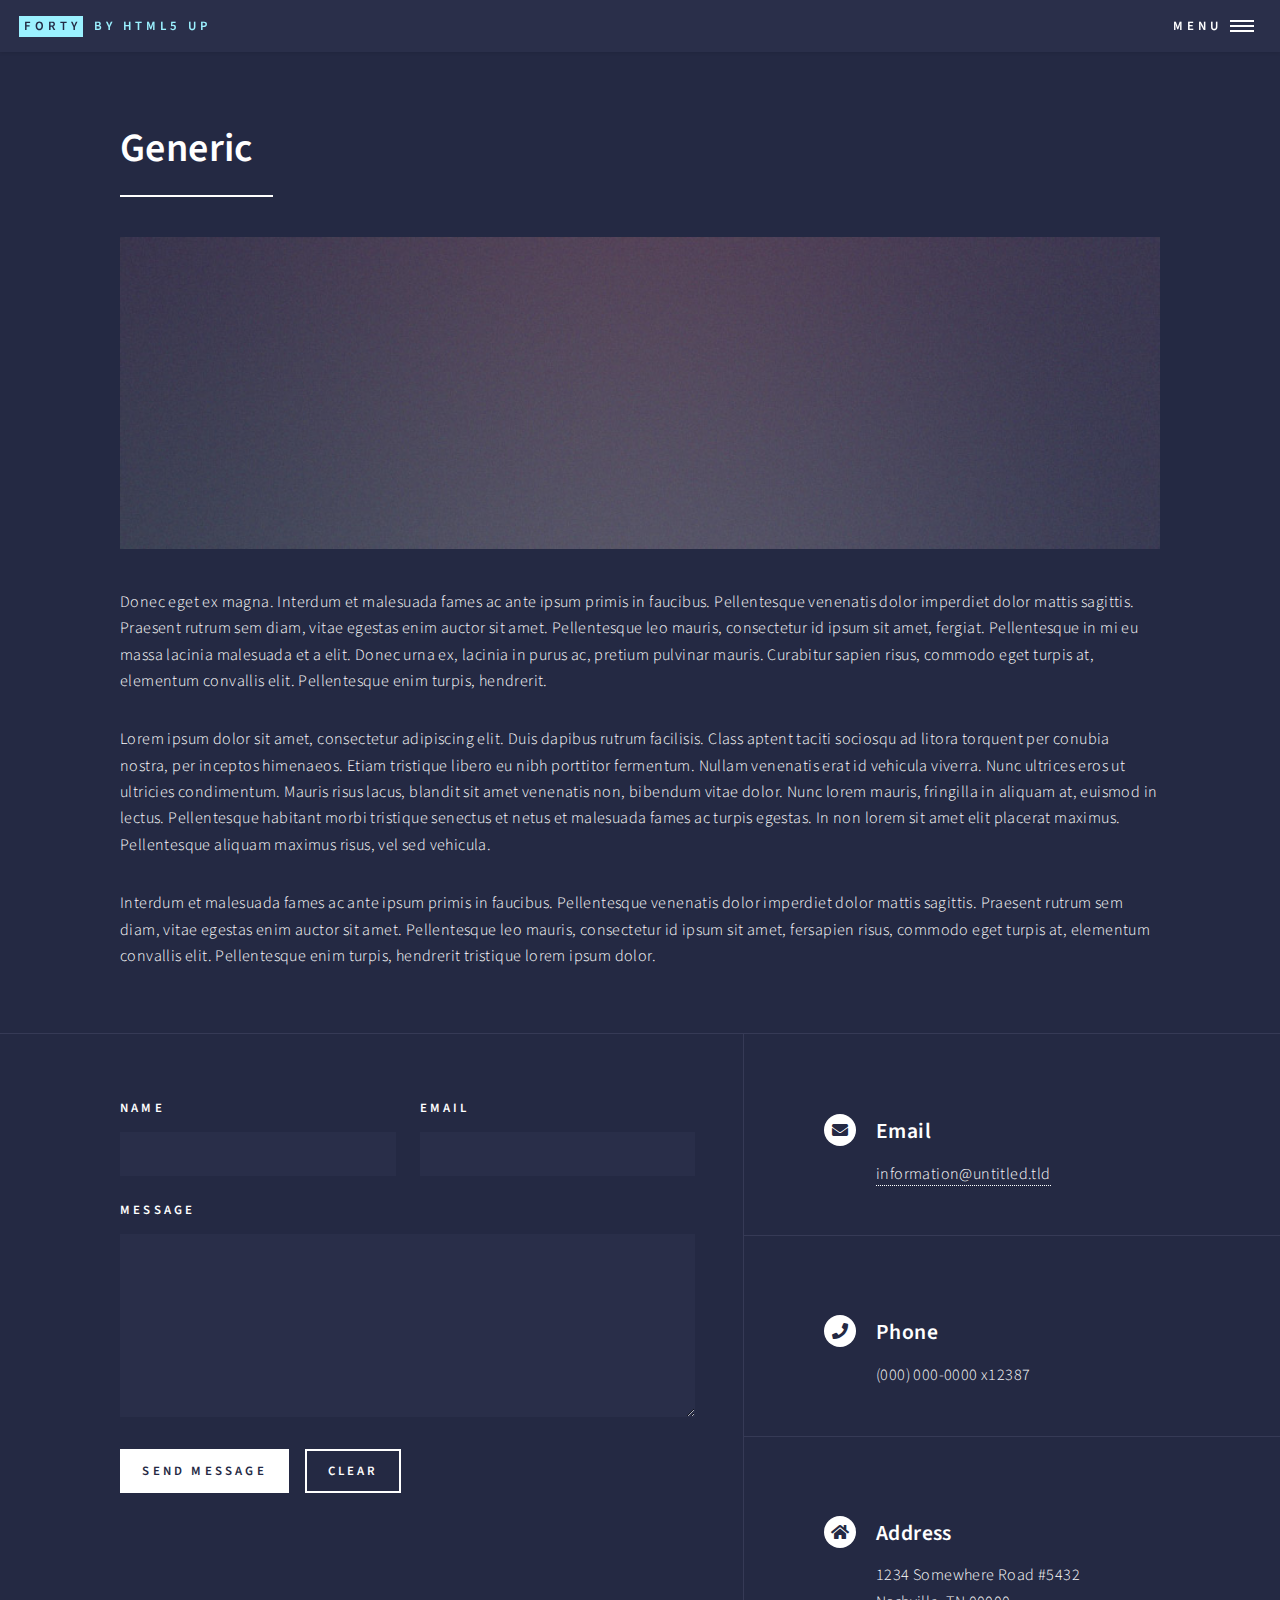
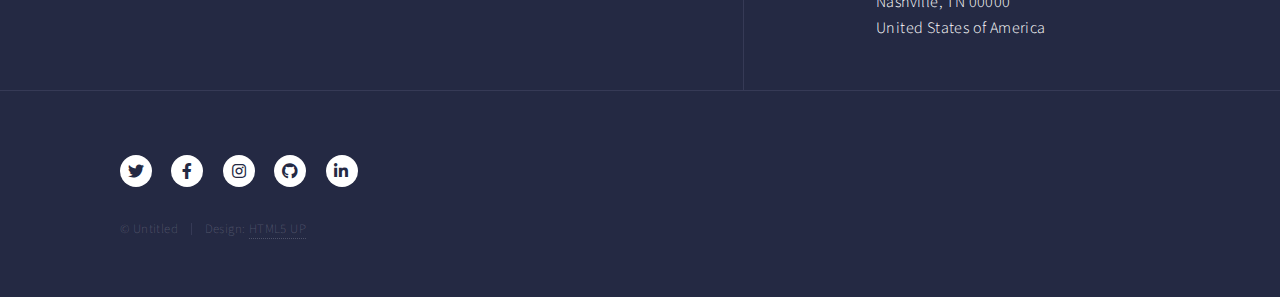
<file: generic.html>
<!DOCTYPE HTML>
<!--
	Forty by HTML5 UP
	html5up.net | @ajlkn
	Free for personal and commercial use under the CCA 3.0 license (html5up.net/license)
-->
<html>
	<head>
		<title>Generic - Forty by HTML5 UP</title>
		<meta charset="utf-8" />
		<meta name="viewport" content="width=device-width, initial-scale=1, user-scalable=no" />
		<link rel="stylesheet" href="assets/css/main.css" />
		<noscript><link rel="stylesheet" href="assets/css/noscript.css" /></noscript>
	</head>
	<body class="is-preload">

		<!-- Wrapper -->
			<div id="wrapper">

				<!-- Header -->
					<header id="header">
						<a href="index.html" class="logo"><strong>Forty</strong> <span>by HTML5 UP</span></a>
						<nav>
							<a href="#menu">Menu</a>
						</nav>
					</header>

				<!-- Menu -->
					<nav id="menu">
						<ul class="links">
							<li><a href="index.html">Home</a></li>
							<li><a href="landing.html">Landing</a></li>
							<li><a href="generic.html">Generic</a></li>
							<li><a href="elements.html">Elements</a></li>
						</ul>
						<ul class="actions stacked">
							<li><a href="#" class="button primary fit">Get Started</a></li>
							<li><a href="#" class="button fit">Log In</a></li>
						</ul>
					</nav>

				<!-- Main -->
					<div id="main" class="alt">

						<!-- One -->
							<section id="one">
								<div class="inner">
									<header class="major">
										<h1>Generic</h1>
									</header>
									<span class="image main"><img src="images/pic11.jpg" alt="" /></span>
									<p>Donec eget ex magna. Interdum et malesuada fames ac ante ipsum primis in faucibus. Pellentesque venenatis dolor imperdiet dolor mattis sagittis. Praesent rutrum sem diam, vitae egestas enim auctor sit amet. Pellentesque leo mauris, consectetur id ipsum sit amet, fergiat. Pellentesque in mi eu massa lacinia malesuada et a elit. Donec urna ex, lacinia in purus ac, pretium pulvinar mauris. Curabitur sapien risus, commodo eget turpis at, elementum convallis elit. Pellentesque enim turpis, hendrerit.</p>
									<p>Lorem ipsum dolor sit amet, consectetur adipiscing elit. Duis dapibus rutrum facilisis. Class aptent taciti sociosqu ad litora torquent per conubia nostra, per inceptos himenaeos. Etiam tristique libero eu nibh porttitor fermentum. Nullam venenatis erat id vehicula viverra. Nunc ultrices eros ut ultricies condimentum. Mauris risus lacus, blandit sit amet venenatis non, bibendum vitae dolor. Nunc lorem mauris, fringilla in aliquam at, euismod in lectus. Pellentesque habitant morbi tristique senectus et netus et malesuada fames ac turpis egestas. In non lorem sit amet elit placerat maximus. Pellentesque aliquam maximus risus, vel sed vehicula.</p>
									<p>Interdum et malesuada fames ac ante ipsum primis in faucibus. Pellentesque venenatis dolor imperdiet dolor mattis sagittis. Praesent rutrum sem diam, vitae egestas enim auctor sit amet. Pellentesque leo mauris, consectetur id ipsum sit amet, fersapien risus, commodo eget turpis at, elementum convallis elit. Pellentesque enim turpis, hendrerit tristique lorem ipsum dolor.</p>
								</div>
							</section>

					</div>

				<!-- Contact -->
					<section id="contact">
						<div class="inner">
							<section>
								<form method="post" action="#">
									<div class="fields">
										<div class="field half">
											<label for="name">Name</label>
											<input type="text" name="name" id="name" />
										</div>
										<div class="field half">
											<label for="email">Email</label>
											<input type="text" name="email" id="email" />
										</div>
										<div class="field">
											<label for="message">Message</label>
											<textarea name="message" id="message" rows="6"></textarea>
										</div>
									</div>
									<ul class="actions">
										<li><input type="submit" value="Send Message" class="primary" /></li>
										<li><input type="reset" value="Clear" /></li>
									</ul>
								</form>
							</section>
							<section class="split">
								<section>
									<div class="contact-method">
										<span class="icon solid alt fa-envelope"></span>
										<h3>Email</h3>
										<a href="#">information@untitled.tld</a>
									</div>
								</section>
								<section>
									<div class="contact-method">
										<span class="icon solid alt fa-phone"></span>
										<h3>Phone</h3>
										<span>(000) 000-0000 x12387</span>
									</div>
								</section>
								<section>
									<div class="contact-method">
										<span class="icon solid alt fa-home"></span>
										<h3>Address</h3>
										<span>1234 Somewhere Road #5432<br />
										Nashville, TN 00000<br />
										United States of America</span>
									</div>
								</section>
							</section>
						</div>
					</section>

				<!-- Footer -->
					<footer id="footer">
						<div class="inner">
							<ul class="icons">
								<li><a href="#" class="icon brands alt fa-twitter"><span class="label">Twitter</span></a></li>
								<li><a href="#" class="icon brands alt fa-facebook-f"><span class="label">Facebook</span></a></li>
								<li><a href="#" class="icon brands alt fa-instagram"><span class="label">Instagram</span></a></li>
								<li><a href="#" class="icon brands alt fa-github"><span class="label">GitHub</span></a></li>
								<li><a href="#" class="icon brands alt fa-linkedin-in"><span class="label">LinkedIn</span></a></li>
							</ul>
							<ul class="copyright">
								<li>&copy; Untitled</li><li>Design: <a href="https://html5up.net">HTML5 UP</a></li>
							</ul>
						</div>
					</footer>

			</div>

		<!-- Scripts -->
			<script src="assets/js/jquery.min.js"></script>
			<script src="assets/js/jquery.scrolly.min.js"></script>
			<script src="assets/js/jquery.scrollex.min.js"></script>
			<script src="assets/js/browser.min.js"></script>
			<script src="assets/js/breakpoints.min.js"></script>
			<script src="assets/js/util.js"></script>
			<script src="assets/js/main.js"></script>

	</body>
</html>
</file>
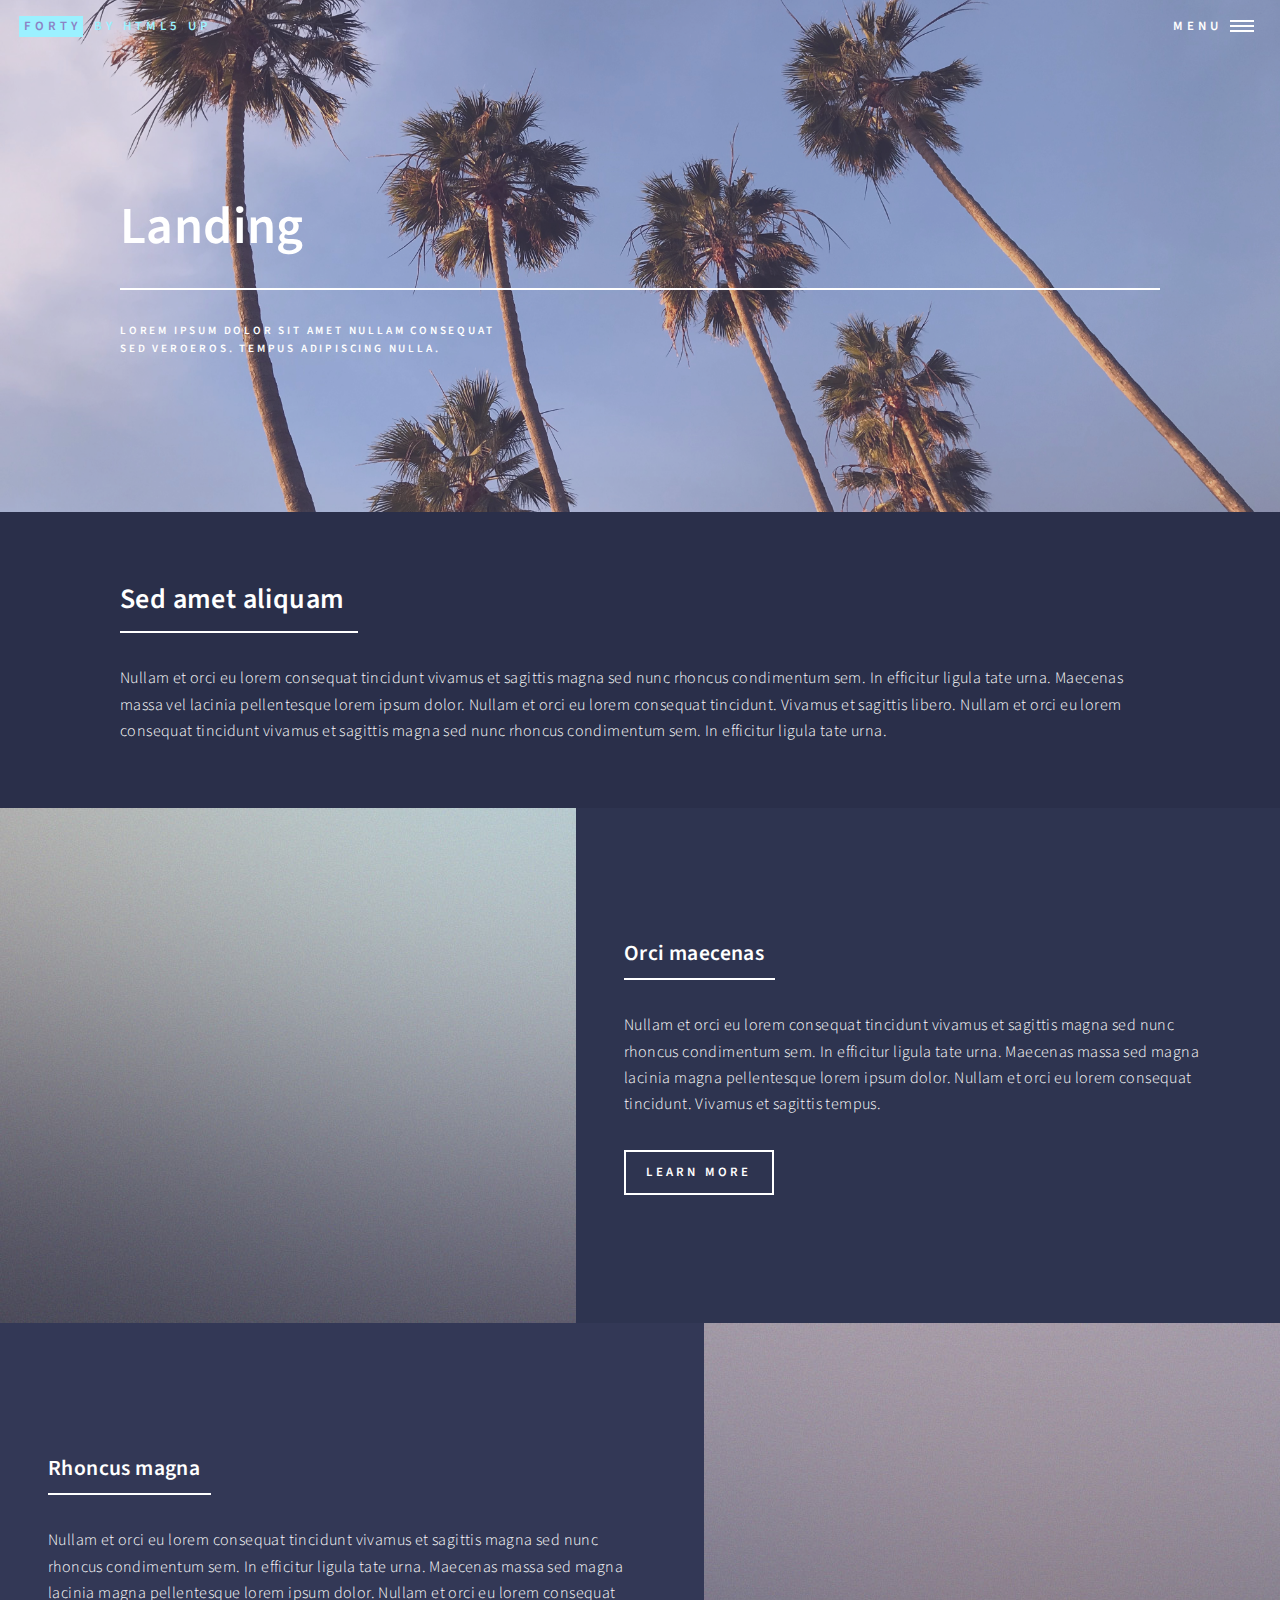
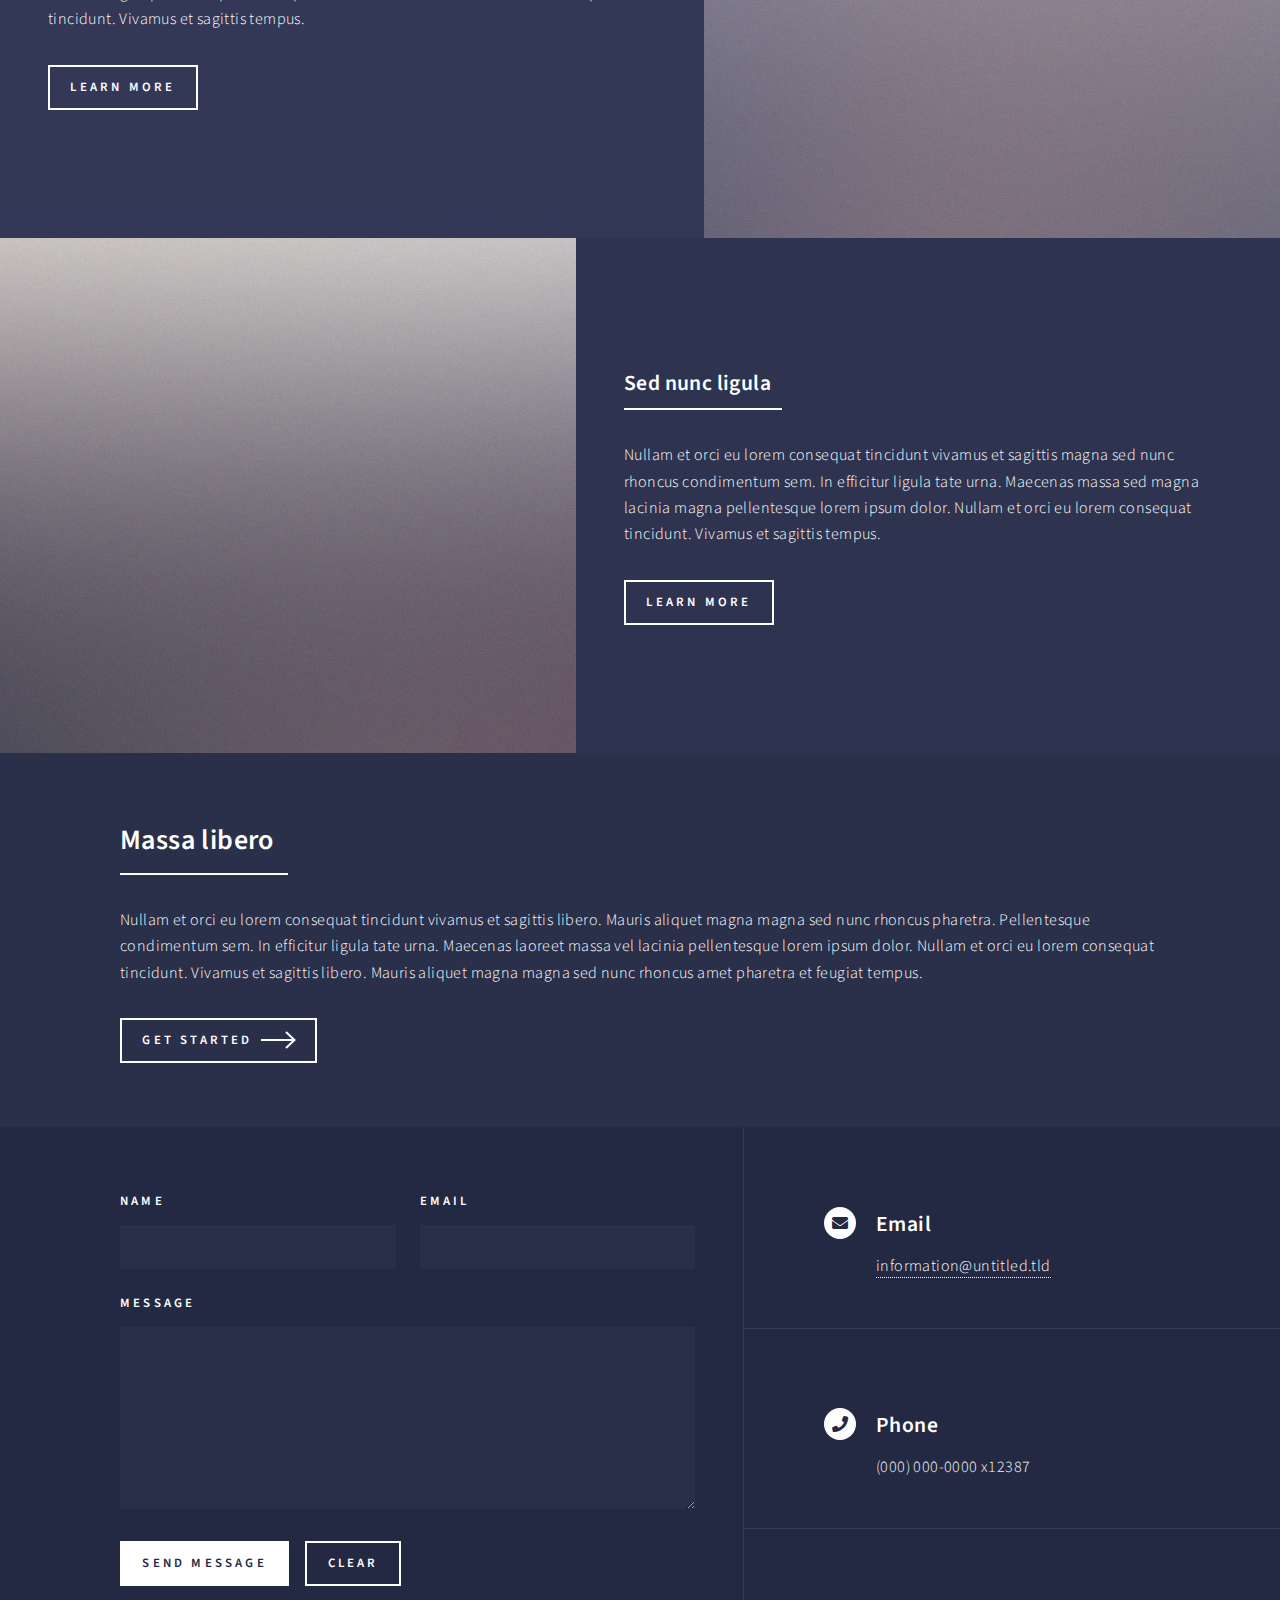
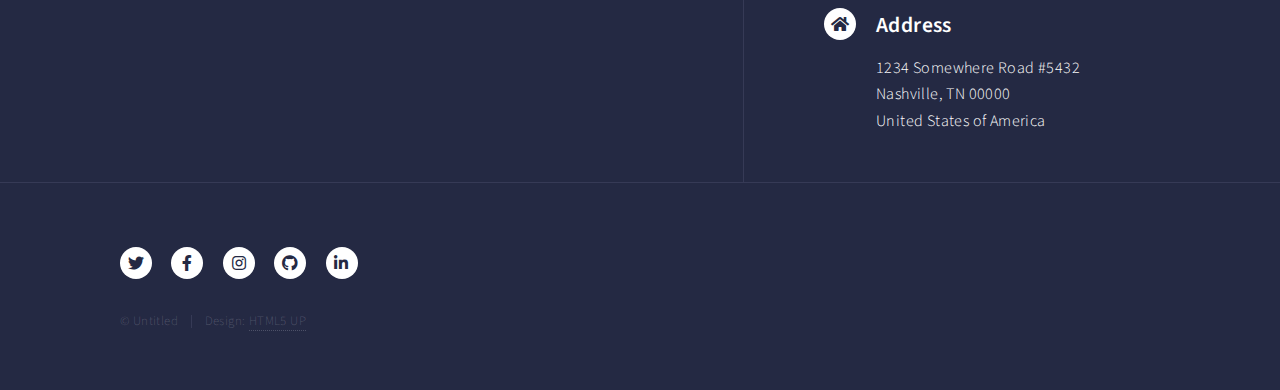
<file: landing.html>
<!DOCTYPE HTML>
<!--
	Forty by HTML5 UP
	html5up.net | @ajlkn
	Free for personal and commercial use under the CCA 3.0 license (html5up.net/license)
-->
<html>
	<head>
		<title>Landing - Forty by HTML5 UP</title>
		<meta charset="utf-8" />
		<meta name="viewport" content="width=device-width, initial-scale=1, user-scalable=no" />
		<link rel="stylesheet" href="assets/css/main.css" />
		<noscript><link rel="stylesheet" href="assets/css/noscript.css" /></noscript>
	</head>
	<body class="is-preload">

		<!-- Wrapper -->
			<div id="wrapper">

				<!-- Header -->
				<!-- Note: The "styleN" class below should match that of the banner element. -->
					<header id="header" class="alt style2">
						<a href="index.html" class="logo"><strong>Forty</strong> <span>by HTML5 UP</span></a>
						<nav>
							<a href="#menu">Menu</a>
						</nav>
					</header>

				<!-- Menu -->
					<nav id="menu">
						<ul class="links">
							<li><a href="index.html">Home</a></li>
							<li><a href="landing.html">Landing</a></li>
							<li><a href="generic.html">Generic</a></li>
							<li><a href="elements.html">Elements</a></li>
						</ul>
						<ul class="actions stacked">
							<li><a href="#" class="button primary fit">Get Started</a></li>
							<li><a href="#" class="button fit">Log In</a></li>
						</ul>
					</nav>

				<!-- Banner -->
				<!-- Note: The "styleN" class below should match that of the header element. -->
					<section id="banner" class="style2">
						<div class="inner">
							<span class="image">
								<img src="images/pic07.jpg" alt="" />
							</span>
							<header class="major">
								<h1>Landing</h1>
							</header>
							<div class="content">
								<p>Lorem ipsum dolor sit amet nullam consequat<br />
								sed veroeros. tempus adipiscing nulla.</p>
							</div>
						</div>
					</section>

				<!-- Main -->
					<div id="main">

						<!-- One -->
							<section id="one">
								<div class="inner">
									<header class="major">
										<h2>Sed amet aliquam</h2>
									</header>
									<p>Nullam et orci eu lorem consequat tincidunt vivamus et sagittis magna sed nunc rhoncus condimentum sem. In efficitur ligula tate urna. Maecenas massa vel lacinia pellentesque lorem ipsum dolor. Nullam et orci eu lorem consequat tincidunt. Vivamus et sagittis libero. Nullam et orci eu lorem consequat tincidunt vivamus et sagittis magna sed nunc rhoncus condimentum sem. In efficitur ligula tate urna.</p>
								</div>
							</section>

						<!-- Two -->
							<section id="two" class="spotlights">
								<section>
									<a href="generic.html" class="image">
										<img src="images/pic08.jpg" alt="" data-position="center center" />
									</a>
									<div class="content">
										<div class="inner">
											<header class="major">
												<h3>Orci maecenas</h3>
											</header>
											<p>Nullam et orci eu lorem consequat tincidunt vivamus et sagittis magna sed nunc rhoncus condimentum sem. In efficitur ligula tate urna. Maecenas massa sed magna lacinia magna pellentesque lorem ipsum dolor. Nullam et orci eu lorem consequat tincidunt. Vivamus et sagittis tempus.</p>
											<ul class="actions">
												<li><a href="generic.html" class="button">Learn more</a></li>
											</ul>
										</div>
									</div>
								</section>
								<section>
									<a href="generic.html" class="image">
										<img src="images/pic09.jpg" alt="" data-position="top center" />
									</a>
									<div class="content">
										<div class="inner">
											<header class="major">
												<h3>Rhoncus magna</h3>
											</header>
											<p>Nullam et orci eu lorem consequat tincidunt vivamus et sagittis magna sed nunc rhoncus condimentum sem. In efficitur ligula tate urna. Maecenas massa sed magna lacinia magna pellentesque lorem ipsum dolor. Nullam et orci eu lorem consequat tincidunt. Vivamus et sagittis tempus.</p>
											<ul class="actions">
												<li><a href="generic.html" class="button">Learn more</a></li>
											</ul>
										</div>
									</div>
								</section>
								<section>
									<a href="generic.html" class="image">
										<img src="images/pic10.jpg" alt="" data-position="25% 25%" />
									</a>
									<div class="content">
										<div class="inner">
											<header class="major">
												<h3>Sed nunc ligula</h3>
											</header>
											<p>Nullam et orci eu lorem consequat tincidunt vivamus et sagittis magna sed nunc rhoncus condimentum sem. In efficitur ligula tate urna. Maecenas massa sed magna lacinia magna pellentesque lorem ipsum dolor. Nullam et orci eu lorem consequat tincidunt. Vivamus et sagittis tempus.</p>
											<ul class="actions">
												<li><a href="generic.html" class="button">Learn more</a></li>
											</ul>
										</div>
									</div>
								</section>
							</section>

						<!-- Three -->
							<section id="three">
								<div class="inner">
									<header class="major">
										<h2>Massa libero</h2>
									</header>
									<p>Nullam et orci eu lorem consequat tincidunt vivamus et sagittis libero. Mauris aliquet magna magna sed nunc rhoncus pharetra. Pellentesque condimentum sem. In efficitur ligula tate urna. Maecenas laoreet massa vel lacinia pellentesque lorem ipsum dolor. Nullam et orci eu lorem consequat tincidunt. Vivamus et sagittis libero. Mauris aliquet magna magna sed nunc rhoncus amet pharetra et feugiat tempus.</p>
									<ul class="actions">
										<li><a href="generic.html" class="button next">Get Started</a></li>
									</ul>
								</div>
							</section>

					</div>

				<!-- Contact -->
					<section id="contact">
						<div class="inner">
							<section>
								<form method="post" action="#">
									<div class="fields">
										<div class="field half">
											<label for="name">Name</label>
											<input type="text" name="name" id="name" />
										</div>
										<div class="field half">
											<label for="email">Email</label>
											<input type="text" name="email" id="email" />
										</div>
										<div class="field">
											<label for="message">Message</label>
											<textarea name="message" id="message" rows="6"></textarea>
										</div>
									</div>
									<ul class="actions">
										<li><input type="submit" value="Send Message" class="primary" /></li>
										<li><input type="reset" value="Clear" /></li>
									</ul>
								</form>
							</section>
							<section class="split">
								<section>
									<div class="contact-method">
										<span class="icon solid alt fa-envelope"></span>
										<h3>Email</h3>
										<a href="#">information@untitled.tld</a>
									</div>
								</section>
								<section>
									<div class="contact-method">
										<span class="icon solid alt fa-phone"></span>
										<h3>Phone</h3>
										<span>(000) 000-0000 x12387</span>
									</div>
								</section>
								<section>
									<div class="contact-method">
										<span class="icon solid alt fa-home"></span>
										<h3>Address</h3>
										<span>1234 Somewhere Road #5432<br />
										Nashville, TN 00000<br />
										United States of America</span>
									</div>
								</section>
							</section>
						</div>
					</section>

				<!-- Footer -->
					<footer id="footer">
						<div class="inner">
							<ul class="icons">
								<li><a href="#" class="icon brands alt fa-twitter"><span class="label">Twitter</span></a></li>
								<li><a href="#" class="icon brands alt fa-facebook-f"><span class="label">Facebook</span></a></li>
								<li><a href="#" class="icon brands alt fa-instagram"><span class="label">Instagram</span></a></li>
								<li><a href="#" class="icon brands alt fa-github"><span class="label">GitHub</span></a></li>
								<li><a href="#" class="icon brands alt fa-linkedin-in"><span class="label">LinkedIn</span></a></li>
							</ul>
							<ul class="copyright">
								<li>&copy; Untitled</li><li>Design: <a href="https://html5up.net">HTML5 UP</a></li>
							</ul>
						</div>
					</footer>

			</div>

		<!-- Scripts -->
			<script src="assets/js/jquery.min.js"></script>
			<script src="assets/js/jquery.scrolly.min.js"></script>
			<script src="assets/js/jquery.scrollex.min.js"></script>
			<script src="assets/js/browser.min.js"></script>
			<script src="assets/js/breakpoints.min.js"></script>
			<script src="assets/js/util.js"></script>
			<script src="assets/js/main.js"></script>

	</body>
</html>
</file>
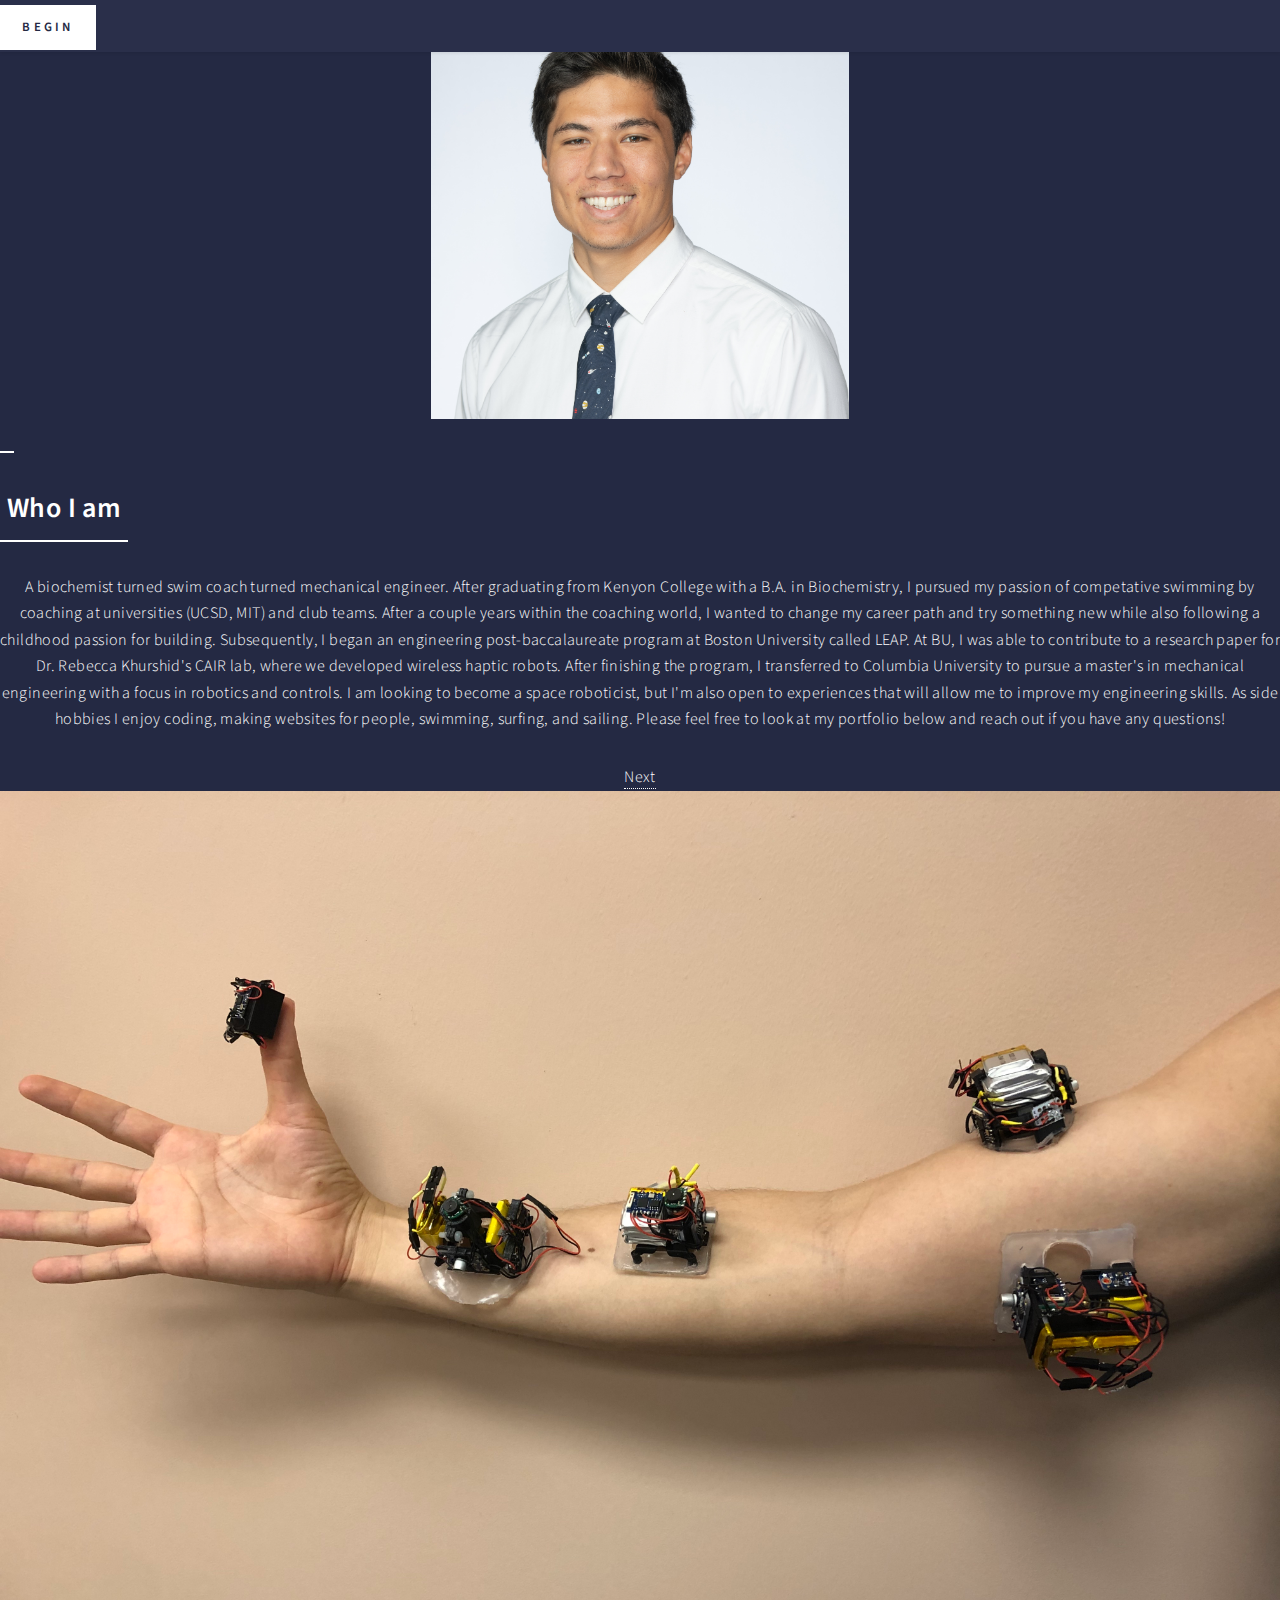
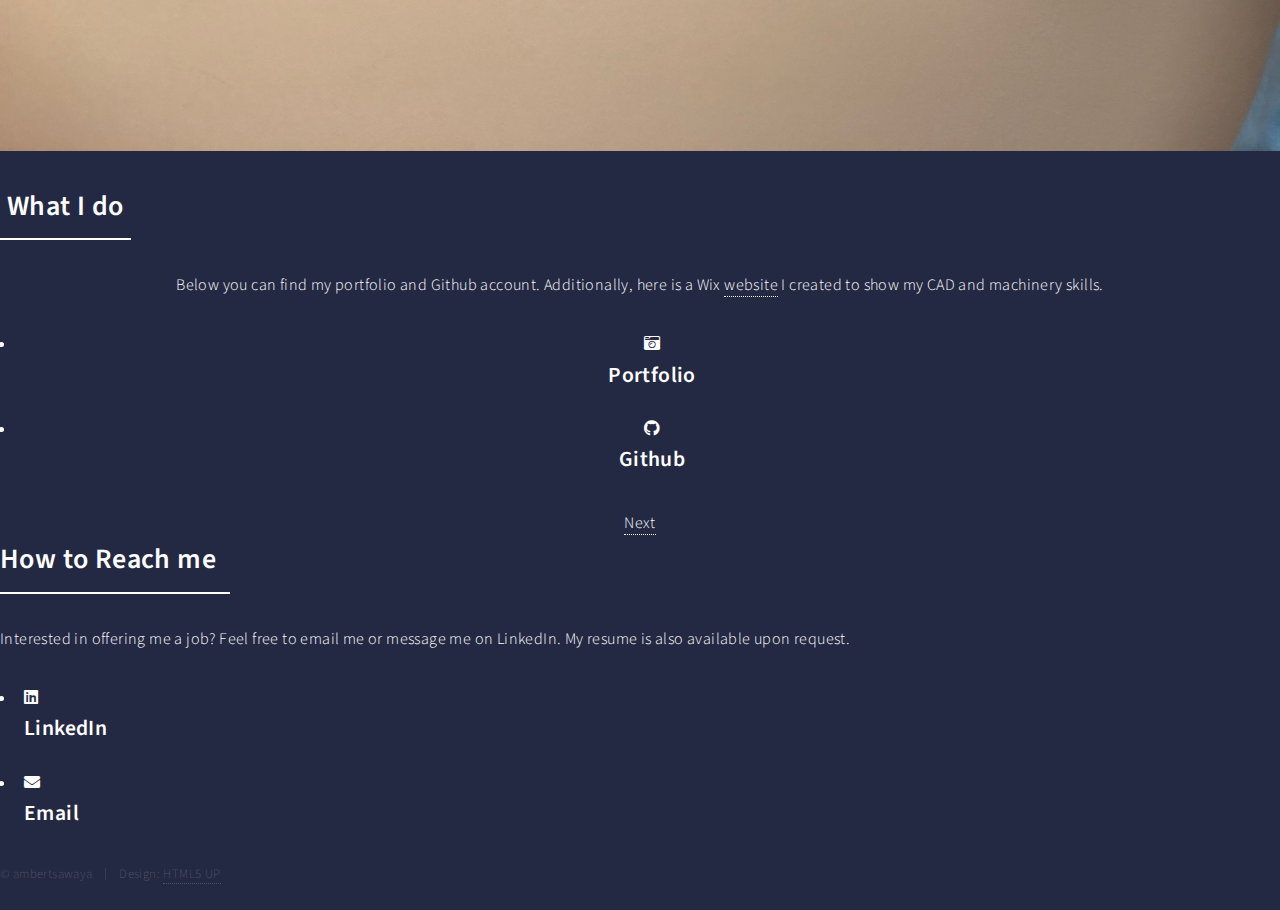
<file: mainpage.html>
<!DOCTYPE HTML>
<!--
	Highlights by HTML5 UP
	html5up.net | @ajlkn
	Free for personal and commercial use under the CCA 3.0 license (html5up.net/license)
-->
<html>
	<head>
		<title>Ambert Sawaya</title>
		<meta charset="utf-8" />
		<meta name="viewport" content="width=device-width, initial-scale=1, user-scalable=no" />
		<link rel="stylesheet" href="assets/css/main.css" />
	</head>
	
	<body class="is-preload">

		<!-- Header -->
			<section id="header">
				<header class="major">
					<h1>Ambert Sawaya</h1>
					<p>Engineer and Water enthusiast.</p>
					<p>Welcome!</p>
				</header>
				<div class="container">
					<ul class="actions special">
						<li><a href="#one" class="button primary scrolly">Begin</a></li>
					</ul>
				</div>
			</section>

		<!-- One -->
			<section id="one" class="main special">
				<div class="container">
					<!--<span class="image fit primary"><img src="images/portrait2.jpg" alt="" /></span>-->
					<div class="box alt">
						<div class="row gtr-uniform gtr-50">
							<div class="col-4"><span class="image fit"><img alt="" /></span></div>
					        <div class="col-4"><span class="image fit"><img src="images/Sawaya_Ambert_04.jpg" alt="" /></span></div>
					        <div class="col-4"><span class="image fit"><img alt="" /></span></div>
						</div>
					</div>

					<div class="content">
						<header class="major">
							<h2></h2>
						</header>
						<header class="major">
							<h2>Who I am</h2>
						</header>
						<p>A biochemist turned swim coach turned mechanical engineer. After graduating from Kenyon College with a B.A. in Biochemistry, I pursued my passion of competative swimming by coaching at universities (UCSD, MIT) and club teams. After a couple years within the coaching world, I wanted to change my career path and try something new while also following a childhood passion for building. Subsequently, I began an engineering post-baccalaureate program at Boston University called LEAP. At BU, I was able to contribute to a research paper for Dr. Rebecca Khurshid's CAIR lab, where we developed wireless haptic robots. After finishing the program, I transferred to Columbia University to pursue a master's in mechanical engineering with a focus in robotics and controls. I am looking to become a space roboticist, but I'm also open to experiences that will allow me to improve my engineering skills. As side hobbies I enjoy coding, making websites for people, swimming, surfing, and sailing. Please feel free to look at my portfolio below and reach out if you have any questions!</p>
					</div>
					<a href="#two" class="goto-next scrolly">Next</a>
				</div>
			</section>

		<!-- Two -->

		<section id="two" class="main special">
			<div class="container">
				<span class="image fit primary"><img src="images/robotarm.jpg" alt=""></span>
				<div class="content">
					<header class="major">
						<h2>What I do</h2>
					</header>
					<p>Below you can find my portfolio and Github account. Additionally, here is a Wix <a href="https://sawayaambert.wixsite.com/website/post/black-and-decker-li2000-rechargeable-screwdriver">website</a> I created to show my CAD and machinery skills.</p>
					<ul class="icons-grid">
						<li>
							<span class="icon solid major fa-camera-retro"></span>
							<h3><a href="./images/AmbertPortfolioppt.pdf" download="ASPortfolio" target="_blank">Portfolio</a></h3>
						</li>
						<li>
							<span class="icon brands major fa-github"></span>
							<h3><a href="https://github.com/sawayaa" target="_blank">Github</a></h3>
						</li>
				</div>
				<a href="#footer" class="goto-next scrolly">Next</a>
			</div>
		</section>


				<!--Three-->
				<section id="footer">
					<div class="container">
						<div class="content">
							<header class="major">
								<h2>How to Reach me</h2>
							</header>
							<p>Interested in offering me a job? Feel free to email me or message me on LinkedIn. My resume is also available upon request. </p>
							<ul class="icons-grid">
								<li>
									<span class="icon brands major fa-linkedin"></span>
									<h3><a href="https://www.linkedin.com/in/ambertsawaya/" target="_blank">LinkedIn</a></h3>
								</li>
								<li>
									<span class="icon solid major fa-envelope"></span>
									<h3><a href = "mailto: a.y.sawaya@columbia.edu" target="_blank">Email</a></h3>
								</li>
							</ul>
						</div>
						<!--<a href="#three" class="goto-next scrolly"></a>-->
					</div>
				<footer>
					<!--<ul class="icons">
						<li><a href="#" class="icon brands alt fa-twitter"><span class="label">Twitter</span></a></li>
						<li><a href="#" class="icon brands alt fa-facebook-f"><span class="label">Facebook</span></a></li>
						<li><a href="#" class="icon brands alt fa-instagram"><span class="label">Instagram</span></a></li> 
						<li><a href="#" class="icon brands alt fa-linkedin"><span class="label">Dribbble</span></a></li>
						<li><a href="#" class="icon solid alt fa-envelope"><span class="label">Email</span></a></li>
					</ul>-->
						<ul class="copyright">
							<li>&copy; ambertsawaya</li><li>Design: <a href="http://html5up.net">HTML5 UP</a></li> <!--<li>Demo Images: <a href="http://unsplash.com">Unsplash</a></li>-->
						</ul>
				</footer>
			</section> 


		<!-- Three -->
			<!-- <section id="three" class="main special">
				<div class="container">
					<span class="image fit primary"><img src="images/pic03.jpg" alt="" /></span>
					<div class="content">
						<header class="major">
							<h2>One more thing</h2>
						</header>
						<p>Aliquam ante ac id. Adipiscing interdum lorem praesent fusce pellentesque arcu feugiat. Consequat sed ultricies rutrum. Sed adipiscing eu amet interdum lorem blandit vis ac commodo aliquet integer vulputate phasellus lorem ipsum dolor lorem magna consequat sed etiam adipiscing interdum.</p>
					</div>
					<a href="#footer" class="goto-next scrolly">Next</a>
				</div>
			</section> -->

		<!-- Four -->
		<!--
			<section id="four" class="main">
				<div class="container">
					<div class="content">
						<header class="major">
							<h2>Elements</h2>
						</header>
						<section>
							<h4>Text</h4>
							<p>This is <b>bold</b> and this is <strong>strong</strong>. This is <i>italic</i> and this is <em>emphasized</em>.
							This is <sup>superscript</sup> text and this is <sub>subscript</sub> text.
							This is <u>underlined</u> and this is code: <code>for (;;) { ... }</code>. Finally, <a href="#">this is a link</a>.</p>
							<hr />
							<header>
								<h4>Heading with a Subtitle</h4>
								<p>Lorem ipsum dolor sit amet nullam id egestas urna aliquam</p>
							</header>
							<p>Nunc lacinia ante nunc ac lobortis. Interdum adipiscing gravida odio porttitor sem non mi integer non faucibus ornare mi ut ante amet placerat aliquet. Volutpat eu sed ante lacinia sapien lorem accumsan varius montes viverra nibh in adipiscing blandit tempus accumsan.</p>
							<header>
								<h5>Heading with a Subtitle</h5>
								<p>Lorem ipsum dolor sit amet nullam id egestas urna aliquam</p>
							</header>
							<p>Nunc lacinia ante nunc ac lobortis. Interdum adipiscing gravida odio porttitor sem non mi integer non faucibus ornare mi ut ante amet placerat aliquet. Volutpat eu sed ante lacinia sapien lorem accumsan varius montes viverra nibh in adipiscing blandit tempus accumsan.</p>
							<hr />
							<h2>Heading Level 2</h2>
							<h3>Heading Level 3</h3>
							<h4>Heading Level 4</h4>
							<h5>Heading Level 5</h5>
							<h6>Heading Level 6</h6>
							<hr />
							<h5>Blockquote</h5>
							<blockquote>Fringilla nisl. Donec accumsan interdum nisi, quis tincidunt felis sagittis eget tempus euismod. Vestibulum ante ipsum primis in faucibus vestibulum. Blandit adipiscing eu felis iaculis volutpat ac adipiscing accumsan faucibus. Vestibulum ante ipsum primis in faucibus lorem ipsum dolor sit amet nullam adipiscing eu felis.</blockquote>
							<h5>Preformatted</h5>
							<pre><code>i = 0;

while (!deck.isInOrder()) {
  print 'Iteration ' + i;
  deck.shuffle();
  i++;
}

print 'It took ' + i + ' iterations to sort the deck.';</code></pre>
						</section>

						<section>
							<h4>Lists</h4>
							<div class="row">
								<div class="col-6 col-12-medium">
									<h5>Unordered</h5>
									<ul>
										<li>Dolor pulvinar etiam.</li>
										<li>Sagittis adipiscing.</li>
										<li>Felis enim feugiat.</li>
									</ul>
									<h5>Alternate</h5>
									<ul class="alt">
										<li>Dolor pulvinar etiam.</li>
										<li>Sagittis adipiscing.</li>
										<li>Felis enim feugiat.</li>
									</ul>
								</div>
								<div class="col-6 col-12-medium">
									<h5>Ordered</h5>
									<ol>
										<li>Dolor pulvinar etiam.</li>
										<li>Etiam vel felis viverra.</li>
										<li>Felis enim feugiat.</li>
										<li>Dolor pulvinar etiam.</li>
										<li>Etiam vel felis lorem.</li>
										<li>Felis enim et feugiat.</li>
									</ol>
									<h5>Icons</h5>
									<ul class="icons">
										<li><a href="#" class="icon brands fa-twitter"><span class="label">Twitter</span></a></li>
										<li><a href="#" class="icon brands fa-facebook-f"><span class="label">Facebook</span></a></li>
										<li><a href="#" class="icon brands fa-instagram"><span class="label">Instagram</span></a></li>
										<li><a href="#" class="icon brands fa-github"><span class="label">Github</span></a></li>
									</ul>
								</div>
							</div>
							<h5>Actions</h5>
							<ul class="actions">
								<li><a href="#" class="button primary">Default</a></li>
								<li><a href="#" class="button">Default</a></li>
							</ul>
							<ul class="actions small">
								<li><a href="#" class="button primary small">Small</a></li>
								<li><a href="#" class="button small">Small</a></li>
							</ul>
							<div class="row">
								<div class="col-6 col-12-small">
									<ul class="actions stacked">
										<li><a href="#" class="button primary">Default</a></li>
										<li><a href="#" class="button">Default</a></li>
									</ul>
								</div>
								<div class="col-6 col-12-small">
									<ul class="actions stacked">
										<li><a href="#" class="button primary small">Small</a></li>
										<li><a href="#" class="button small">Small</a></li>
									</ul>
								</div>
								<div class="col-6 col-12-small">
									<ul class="actions stacked">
										<li><a href="#" class="button primary fit">Default</a></li>
										<li><a href="#" class="button fit">Default</a></li>
									</ul>
								</div>
								<div class="col-6 col-12-small">
									<ul class="actions stacked">
										<li><a href="#" class="button primary small fit">Small</a></li>
										<li><a href="#" class="button small fit">Small</a></li>
									</ul>
								</div>
							</div>
						</section>

						<section>
							<h4>Table</h4>
							<h5>Default</h5>
							<div class="table-wrapper">
								<table>
									<thead>
										<tr>
											<th>Name</th>
											<th>Description</th>
											<th>Price</th>
										</tr>
									</thead>
									<tbody>
										<tr>
											<td>Item One</td>
											<td>Ante turpis integer aliquet porttitor.</td>
											<td>29.99</td>
										</tr>
										<tr>
											<td>Item Two</td>
											<td>Vis ac commodo adipiscing arcu aliquet.</td>
											<td>19.99</td>
										</tr>
										<tr>
											<td>Item Three</td>
											<td> Morbi faucibus arcu accumsan lorem.</td>
											<td>29.99</td>
										</tr>
										<tr>
											<td>Item Four</td>
											<td>Vitae integer tempus condimentum.</td>
											<td>19.99</td>
										</tr>
										<tr>
											<td>Item Five</td>
											<td>Ante turpis integer aliquet porttitor.</td>
											<td>29.99</td>
										</tr>
									</tbody>
									<tfoot>
										<tr>
											<td colspan="2"></td>
											<td>100.00</td>
										</tr>
									</tfoot>
								</table>
							</div>

							<h5>Alternate</h5>
							<div class="table-wrapper">
								<table class="alt">
									<thead>
										<tr>
											<th>Name</th>
											<th>Description</th>
											<th>Price</th>
										</tr>
									</thead>
									<tbody>
										<tr>
											<td>Item One</td>
											<td>Ante turpis integer aliquet porttitor.</td>
											<td>29.99</td>
										</tr>
										<tr>
											<td>Item Two</td>
											<td>Vis ac commodo adipiscing arcu aliquet.</td>
											<td>19.99</td>
										</tr>
										<tr>
											<td>Item Three</td>
											<td> Morbi faucibus arcu accumsan lorem.</td>
											<td>29.99</td>
										</tr>
										<tr>
											<td>Item Four</td>
											<td>Vitae integer tempus condimentum.</td>
											<td>19.99</td>
										</tr>
										<tr>
											<td>Item Five</td>
											<td>Ante turpis integer aliquet porttitor.</td>
											<td>29.99</td>
										</tr>
									</tbody>
									<tfoot>
										<tr>
											<td colspan="2"></td>
											<td>100.00</td>
										</tr>
									</tfoot>
								</table>
							</div>
						</section>

						<section>
							<h4>Buttons</h4>
							<ul class="actions">
								<li><a href="#" class="button primary">Primary</a></li>
								<li><a href="#" class="button">Default</a></li>
							</ul>
							<ul class="actions">
								<li><a href="#" class="button">Default</a></li>
								<li><a href="#" class="button small">Small</a></li>
							</ul>
							<ul class="actions fit">
								<li><a href="#" class="button primary fit">Fit</a></li>
								<li><a href="#" class="button fit">Fit</a></li>
							</ul>
							<ul class="actions fit small">
								<li><a href="#" class="button primary fit small">Fit + Small</a></li>
								<li><a href="#" class="button fit small">Fit + Small</a></li>
							</ul>
							<ul class="actions">
								<li><a href="#" class="button primary icon solid fa-download">Icon</a></li>
								<li><a href="#" class="button icon solid fa-download">Icon</a></li>
							</ul>
							<ul class="actions">
								<li><span class="button primary disabled">Disabled</span></li>
								<li><span class="button disabled">Disabled</span></li>
							</ul>
						</section>

						<section>
							<h4>Form</h4>
							<form method="post" action="#">
								<div class="row gtr-uniform">
									<div class="col-6 col-12-xsmall">
										<input type="text" name="demo-name" id="demo-name" value="" placeholder="Name" />
									</div>
									<div class="col-6 col-12-xsmall">
										<input type="email" name="demo-email" id="demo-email" value="" placeholder="Email" />
									</div>
									<div class="col-12">
										<select name="demo-category" id="demo-category">
											<option value="">- Category -</option>
											<option value="1">Manufacturing</option>
											<option value="1">Shipping</option>
											<option value="1">Administration</option>
											<option value="1">Human Resources</option>
										</select>
									</div>
									<div class="col-4 col-12-small">
										<input type="radio" id="demo-priority-low" name="demo-priority" checked>
										<label for="demo-priority-low">Low</label>
									</div>
									<div class="col-4 col-12-small">
										<input type="radio" id="demo-priority-normal" name="demo-priority">
										<label for="demo-priority-normal">Normal</label>
									</div>
									<div class="col-4 col-12-small">
										<input type="radio" id="demo-priority-high" name="demo-priority">
										<label for="demo-priority-high">High</label>
									</div>
									<div class="col-6 col-12-small">
										<input type="checkbox" id="demo-copy" name="demo-copy">
										<label for="demo-copy">Email me a copy</label>
									</div>
									<div class="col-6 col-12-small">
										<input type="checkbox" id="demo-human" name="demo-human" checked>
										<label for="demo-human">Not a robot</label>
									</div>
									<div class="col-12">
										<textarea name="demo-message" id="demo-message" placeholder="Enter your message" rows="6"></textarea>
									</div>
									<div class="col-12">
										<ul class="actions">
											<li><input type="submit" value="Send Message" class="primary" /></li>
											<li><input type="reset" value="Reset" /></li>
										</ul>
									</div>
								</div>
							</form>
						</section>

						<section>
							<h4>Image</h4>
							<h5>Fit</h5>
							<div class="box alt">
								<div class="row gtr-uniform gtr-50">
									<div class="col-12"><span class="image fit"><img src="images/pic04.jpg" alt="" /></span></div>
									<div class="col-4"><span class="image fit"><img src="images/pic04.jpg" alt="" /></span></div>
									<div class="col-4"><span class="image fit"><img src="images/pic04.jpg" alt="" /></span></div>
									<div class="col-4"><span class="image fit"><img src="images/pic04.jpg" alt="" /></span></div>
									<div class="col-4"><span class="image fit"><img src="images/pic04.jpg" alt="" /></span></div>
									<div class="col-4"><span class="image fit"><img src="images/pic04.jpg" alt="" /></span></div>
									<div class="col-4"><span class="image fit"><img src="images/pic04.jpg" alt="" /></span></div>
									<div class="col-4"><span class="image fit"><img src="images/pic04.jpg" alt="" /></span></div>
									<div class="col-4"><span class="image fit"><img src="images/pic04.jpg" alt="" /></span></div>
									<div class="col-4"><span class="image fit"><img src="images/pic04.jpg" alt="" /></span></div>
								</div>
							</div>
							<h5>Left &amp; Right</h5>
							<p><span class="image left"><img src="images/pic05.jpg" alt="" /></span>Fringilla nisl. Donec accumsan interdum nisi, quis tincidunt felis sagittis eget. tempus euismod. Vestibulum ante ipsum primis in faucibus vestibulum. Blandit adipiscing eu felis iaculis volutpat ac adipiscing accumsan eu faucibus. Integer ac pellentesque praesent tincidunt felis sagittis eget. tempus euismod. Vestibulum ante ipsum primis in faucibus vestibulum. Blandit adipiscing eu felis iaculis volutpat ac adipiscing accumsan eu faucibus. Integer ac pellentesque praesent. Donec accumsan interdum nisi, quis tincidunt felis sagittis eget. tempus euismod. Vestibulum ante ipsum primis in faucibus vestibulum. Blandit adipiscing eu felis iaculis volutpat ac adipiscing accumsan eu faucibus. Integer ac pellentesque praesent tincidunt felis sagittis eget. tempus euismod. Vestibulum ante ipsum primis in faucibus vestibulum. Blandit adipiscing eu felis iaculis volutpat ac adipiscing accumsan eu faucibus. Integer ac pellentesque praesent.</p>
							<p><span class="image right"><img src="images/pic05.jpg" alt="" /></span>Fringilla nisl. Donec accumsan interdum nisi, quis tincidunt felis sagittis eget. tempus euismod. Vestibulum ante ipsum primis in faucibus vestibulum. Blandit adipiscing eu felis iaculis volutpat ac adipiscing accumsan eu faucibus. Integer ac pellentesque praesent tincidunt felis sagittis eget. tempus euismod. Vestibulum ante ipsum primis in faucibus vestibulum. Blandit adipiscing eu felis iaculis volutpat ac adipiscing accumsan eu faucibus. Integer ac pellentesque praesent. Donec accumsan interdum nisi, quis tincidunt felis sagittis eget. tempus euismod. Vestibulum ante ipsum primis in faucibus vestibulum. Blandit adipiscing eu felis iaculis volutpat ac adipiscing accumsan eu faucibus. Integer ac pellentesque praesent tincidunt felis sagittis eget. tempus euismod. Vestibulum ante ipsum primis in faucibus vestibulum. Blandit adipiscing eu felis iaculis volutpat ac adipiscing accumsan eu faucibus. Integer ac pellentesque praesent.</p>
						</section>

					</div>
					<a href="#footer" class="goto-next scrolly">Next</a>
				</div>
			</section>
		-->

		<!-- Footer -->

			<!-- <section id="footer">
				<div class="container">
					<header class="major">
						<h2>Get in touch</h2>
					</header>
					<form method="post" action="#">
						<div class="row gtr-uniform">
							<div class="col-6 col-12-xsmall"><input type="text" name="name" id="name" placeholder="Name" /></div>
							<div class="col-6 col-12-xsmall"><input type="email" name="email" id="email" placeholder="Email" /></div>
							<div class="col-12"><textarea name="message" id="message" placeholder="Message" rows="4"></textarea></div>
							<div class="col-12">
								<ul class="actions special">
									<li><input type="submit" value="Send Message" class="primary" /></li>
								</ul>
							</div>
						</div>
					</form>
				</div>

				<footer>
					<ul class="icons">
						<li><a href="#" class="icon brands alt fa-twitter"><span class="label">Twitter</span></a></li>
						<li><a href="#" class="icon brands alt fa-facebook-f"><span class="label">Facebook</span></a></li>
						<li><a href="#" class="icon brands alt fa-instagram"><span class="label">Instagram</span></a></li> 
						<li><a href="#" class="icon brands alt fa-linkedin"><span class="label">Dribbble</span></a></li>
						<li><a href="#" class="icon solid alt fa-envelope"><span class="label">Email</span></a></li>
					</ul>
					<ul class="copyright">
						<li>&copy; Untitled</li><li>Design: <a href="http://html5up.net">HTML5 UP</a></li><li>Demo Images: <a href="http://unsplash.com">Unsplash</a></li>
					</ul>
				</footer>
			</section>-->

		<!-- Scripts -->
			<script src="assets/js/jquery.min.js"></script>
			<script src="assets/js/jquery.scrollex.min.js"></script>
			<script src="assets/js/jquery.scrolly.min.js"></script>
			<script src="assets/js/browser.min.js"></script>
			<script src="assets/js/breakpoints.min.js"></script>
			<script src="assets/js/util.js"></script>
			<script src="assets/js/main.js"></script>

	</body>
</html>
</file>
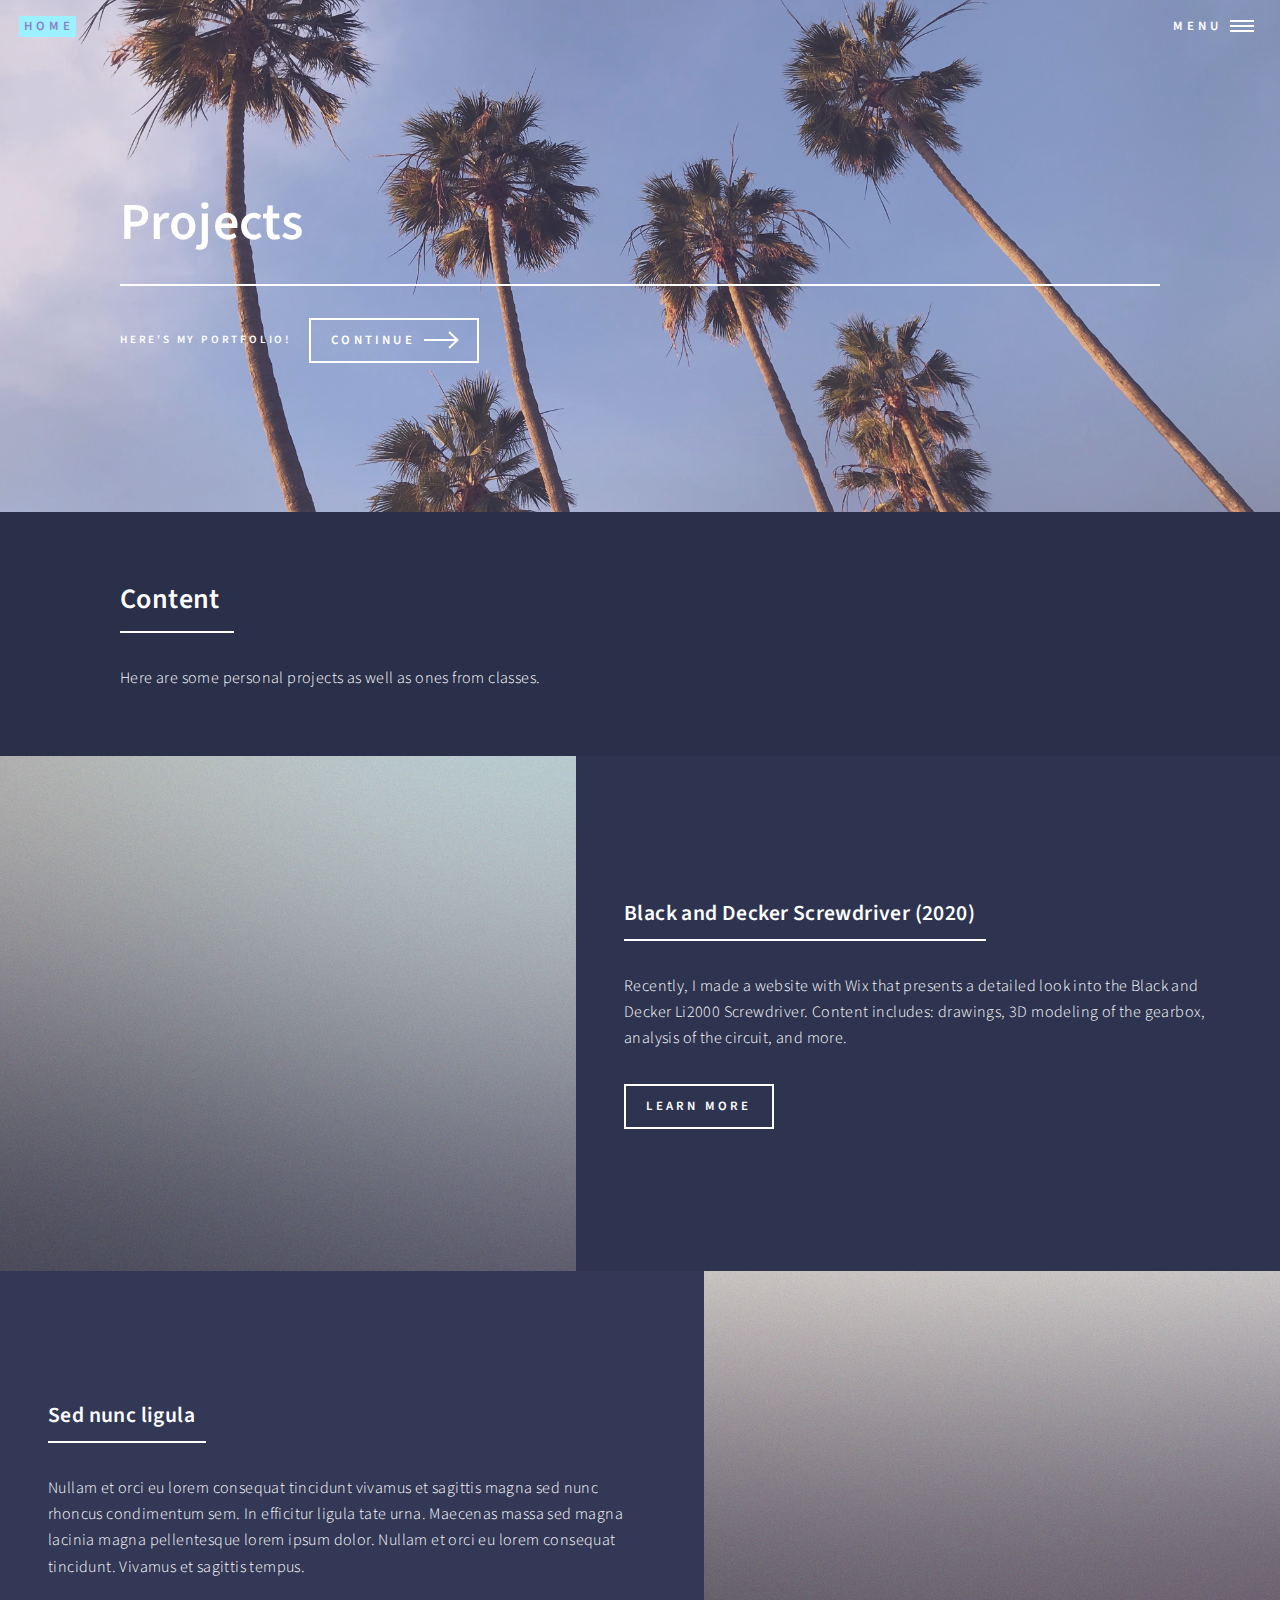
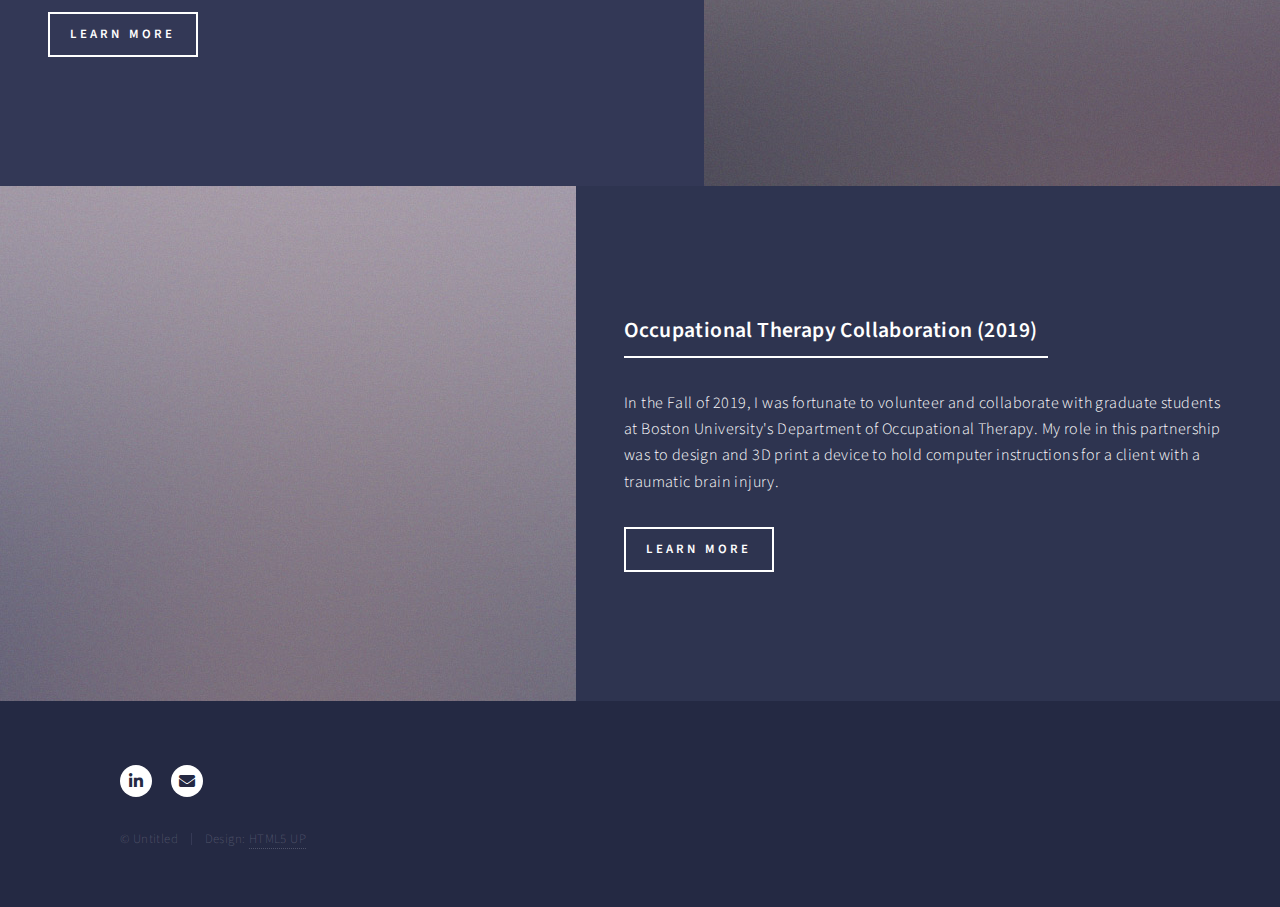
<file: portfolio.html>
<!DOCTYPE HTML>
<!--
	Forty by HTML5 UP
	html5up.net | @ajlkn
	Free for personal and commercial use under the CCA 3.0 license (html5up.net/license)
-->
<html>
	<head>
		<title>Projects - Ambert Sawaya</title>
		<meta charset="utf-8" />
		<meta name="viewport" content="width=device-width, initial-scale=1, user-scalable=no" />
		<link rel="stylesheet" href="assets/css/main.css" />
		<noscript><link rel="stylesheet" href="assets/css/noscript.css" /></noscript>
	</head>
	<body class="is-preload">

		<!-- Wrapper -->
			<div id="wrapper">

				<!-- Header -->
				<!-- Note: The "styleN" class below should match that of the banner element. -->
					<header id="header" class="alt style2">
						<a href="index.html" class="logo"><strong>Home</strong></a>
						<nav>
							<a href="#menu">Menu</a>
						</nav>
					</header>

				<!-- Menu -->
					<nav id="menu">
						<ul class="links">
							<li><a href="index.html">Home</a></li>
							<li><a href="aboutme.html">About</a></li>
							<li><a href="portfolio.html">Projects</a></li>
							<li><a href="landing.html">Blog</a></li>
						</ul>
						<!--<ul class="actions stacked">
							<li><a href="#" class="button primary fit">Get Started</a></li>
							<li><a href="#" class="button fit">Log In</a></li>
						</ul>-->
					</nav>

				<!-- Banner -->
				<!-- Note: The "styleN" class below should match that of the header element. -->
					<section id="banner" class="style2">
						<div class="inner">
							<span class="image">
								<img src="images/projects/kurtd607.jpg" alt="" />
							</span>
							<header class="major">
								<h1>Projects</h1>
							</header>
							<div class="content">
								<p>Here's my portfolio!</p>
								<ul class="actions">
									<li><a href="#one" class="button next scrolly">Continue</a></li>
								</ul>
							</div>
						</div>
					</section>

				<!-- Main -->
					<div id="main">

						<!-- One -->
							<section id="one">
								<div class="inner">
									<header class="major">
										<h2>Content</h2>
									</header>
									<p>Here are some personal projects as well as ones from classes.</p>
								</div>
							</section>

						<!-- Two -->
							<section id="two" class="spotlights">
								<section>
									<a href="generic.html" class="image">
										<img src="images/pic08.jpg" alt="" data-position="center center" />
									</a>
									<div class="content">
										<div class="inner">
											<header class="major">
												<h3>Black and Decker Screwdriver (2020)
												</h3>
											</header>
											<p>Recently, I made a website with Wix that presents a detailed look into the Black and Decker Li2000 Screwdriver. Content includes: drawings, 3D modeling of the gearbox, analysis of the circuit, and more.</p>
											<ul class="actions">
												<li><a href="https://sawayaambert.wixsite.com/website/post/black-and-decker-li2000-rechargeable-screwdriver" class="button">Learn more</a></li>
											</ul>
										</div>
									</div>
								</section>
								<section>
									<a href="generic.html" class="image">
										<img src="images/pic10.jpg" alt="" data-position="25% 25%" />
									</a>
									<div class="content">
										<div class="inner">
											<header class="major">
												<h3>Sed nunc ligula</h3>
											</header>
											<p>Nullam et orci eu lorem consequat tincidunt vivamus et sagittis magna sed nunc rhoncus condimentum sem. In efficitur ligula tate urna. Maecenas massa sed magna lacinia magna pellentesque lorem ipsum dolor. Nullam et orci eu lorem consequat tincidunt. Vivamus et sagittis tempus.</p>
											<ul class="actions">
												<li><a href="generic.html" class="button">Learn more</a></li>
											</ul>
										</div>
									</div>
								</section>
								<section>
									<a href="generic.html" class="image">
										<img src="images/pic09.jpg" alt="" data-position="top center" />
									</a>
									<div class="content">
										<div class="inner">
											<header class="major">
												<h3>Occupational Therapy Collaboration (2019)</h3>
											</header>
											<p>In the Fall of 2019, I was fortunate to volunteer and collaborate with graduate students at Boston University's Department of Occupational Therapy. My role in this partnership was to design and 3D print a device to hold computer instructions for a client with a traumatic brain injury. </p>
											<ul class="actions">
												<li><a href="generic.html" class="button">Learn more</a></li>
											</ul>
										</div>
									</div>
								</section>
							</section>

						<!-- Three -->
							<!--<section id="three">
								<div class="inner">
									<header class="major">
										<h2>Massa libero</h2>
									</header>
									<p>Nullam et orci eu lorem consequat tincidunt vivamus et sagittis libero. Mauris aliquet magna magna sed nunc rhoncus pharetra. Pellentesque condimentum sem. In efficitur ligula tate urna. Maecenas laoreet massa vel lacinia pellentesque lorem ipsum dolor. Nullam et orci eu lorem consequat tincidunt. Vivamus et sagittis libero. Mauris aliquet magna magna sed nunc rhoncus amet pharetra et feugiat tempus.</p>
									<ul class="actions">
										<li><a href="generic.html" class="button next">Get Started</a></li>
									</ul>
								</div>
							</section>-->

					</div>

				<!-- Contact
					<section id="contact">
						<div class="inner">
							<section>
								<form method="post" action="#">
									<div class="fields">
										<div class="field half">
											<label for="name">Name</label>
											<input type="text" name="name" id="name" />
										</div>
										<div class="field half">
											<label for="email">Email</label>
											<input type="text" name="email" id="email" />
										</div>
										<div class="field">
											<label for="message">Message</label>
											<textarea name="message" id="message" rows="6"></textarea>
										</div>
									</div>
									<ul class="actions">
										<li><input type="submit" value="Send Message" class="primary" /></li>
										<li><input type="reset" value="Clear" /></li>
									</ul>
								</form>
							</section>
							<section class="split">
								<section>
									<div class="contact-method">
										<span class="icon solid alt fa-envelope"></span>
										<h3>Email</h3>
										<a href="#">information@untitled.tld</a>
									</div>
								</section>
								<section>
									<div class="contact-method">
										<span class="icon solid alt fa-phone"></span>
										<h3>Phone</h3>
										<span>(000) 000-0000 x12387</span>
									</div>
								</section>
								<section>
									<div class="contact-method">
										<span class="icon solid alt fa-home"></span>
										<h3>Address</h3>
										<span>1234 Somewhere Road #5432<br />
										Nashville, TN 00000<br />
										United States of America</span>
									</div>
								</section>
							</section>
						</div>
					</section>-->

				<!-- Footer -->
					<footer id="footer">
						<div class="inner">
							<ul class="icons">
								<!--<li><a href="#" class="icon brands alt fa-twitter"><span class="label">Twitter</span></a></li>
								<li><a href="#" class="icon brands alt fa-facebook-f"><span class="label">Facebook</span></a></li>
								<li><a href="#" class="icon brands alt fa-instagram"><span class="label">Instagram</span></a></li>
								<li><a href="#" class="icon brands alt fa-github"><span class="label">GitHub</span></a></li>-->
								<li><a href="#" class="icon brands alt fa-linkedin-in"><span class="label">LinkedIn</span></a></li>
								<li><a href="mailto:sawayaa@bu.edu" class="icon solid alt fa-envelope"><span class="label">Email</span></a></li>
							</ul>
							<ul class="copyright">
								<li>&copy; Untitled</li><li>Design: <a href="https://html5up.net">HTML5 UP</a></li>
							</ul>
						</div>
					</footer>

			</div>

		<!-- Scripts -->
			<script src="assets/js/jquery.min.js"></script>
			<script src="assets/js/jquery.scrolly.min.js"></script>
			<script src="assets/js/jquery.scrollex.min.js"></script>
			<script src="assets/js/browser.min.js"></script>
			<script src="assets/js/breakpoints.min.js"></script>
			<script src="assets/js/util.js"></script>
			<script src="assets/js/main.js"></script>

	</body>
</html>
</file>
<file: assets/css/noscript.css>
/*
	Forty by HTML5 UP
	html5up.net | @ajlkn
	Free for personal and commercial use under the CCA 3.0 license (html5up.net/license)
*/

/* Banner */

	body.is-preload #banner:after {
		opacity: 0.85;
	}

	body.is-preload #banner > .inner {
		-moz-filter: none;
		-webkit-filter: none;
		-ms-filter: none;
		filter: none;
		-moz-transform: none;
		-webkit-transform: none;
		-ms-transform: none;
		transform: none;
		opacity: 1;
	}
</file>
<file: assets/css/main.css>
@import url(fontawesome-all.min.css);
@import url("https://fonts.googleapis.com/css?family=Source+Sans+Pro:300,300italic,600,600italic");

/*
	Forty by HTML5 UP
	html5up.net | @ajlkn
	Free for personal and commercial use under the CCA 3.0 license (html5up.net/license)
*/

html, body, div, span, applet, object,
iframe, h1, h2, h3, h4, h5, h6, p, blockquote,
pre, a, abbr, acronym, address, big, cite,
code, del, dfn, em, img, ins, kbd, q, s, samp,
small, strike, strong, sub, sup, tt, var, b,
u, i, center, dl, dt, dd, ol, ul, li, fieldset,
form, label, legend, table, caption, tbody,
tfoot, thead, tr, th, td, article, aside,
canvas, details, embed, figure, figcaption,
footer, header, hgroup, menu, nav, output, ruby,
section, summary, time, mark, audio, video {
	margin: 0;
	padding: 0;
	border: 0;
	font-size: 100%;
	font: inherit;
	vertical-align: baseline;}

article, aside, details, figcaption, figure,
footer, header, hgroup, menu, nav, section {
	display: block;}

body {
	line-height: 1;
}

ol, ul {
	list-style: none;
}

blockquote, q {
	quotes: none;
}

	blockquote:before, blockquote:after, q:before, q:after {
		content: '';
		content: none;
	}

table {
	border-collapse: collapse;
	border-spacing: 0;
}

body {
	-webkit-text-size-adjust: none;
}

mark {
	background-color: transparent;
	color: inherit;
}

input::-moz-focus-inner {
	border: 0;
	padding: 0;
}

input, select, textarea {
	-moz-appearance: none;
	-webkit-appearance: none;
	-ms-appearance: none;
	appearance: none;
}

/* Basic */

	@-ms-viewport {
		width: device-width;
	}

	body {
		-ms-overflow-style: scrollbar;
	}

	@media screen and (max-width: 480px) {

		html, body {
			min-width: 320px;
		}

	}

	html {
		box-sizing: border-box;
	}

	*, *:before, *:after {
		box-sizing: inherit;
	}

	body {
		background: #242943;
	}

		body.is-preload *, body.is-preload *:before, body.is-preload *:after {
			-moz-animation: none !important;
			-webkit-animation: none !important;
			-ms-animation: none !important;
			animation: none !important;
			-moz-transition: none !important;
			-webkit-transition: none !important;
			-ms-transition: none !important;
			transition: none !important;
		}

/* Type */

	body, input, select, textarea {
		color: #ffffff;
		font-family: "Source Sans Pro", Helvetica, sans-serif;
		font-size: 17pt;
		font-weight: 300;
		letter-spacing: 0.025em;
		line-height: 1.65;
	}

		@media screen and (max-width: 1680px) {

			body, input, select, textarea {
				font-size: 14pt;
			}

		}

		@media screen and (max-width: 1280px) {

			body, input, select, textarea {
				font-size: 12pt;
			}

		}

		@media screen and (max-width: 360px) {

			body, input, select, textarea {
				font-size: 11pt;
			}

		}

	a {
		-moz-transition: color 0.2s ease-in-out, border-bottom-color 0.2s ease-in-out;
		-webkit-transition: color 0.2s ease-in-out, border-bottom-color 0.2s ease-in-out;
		-ms-transition: color 0.2s ease-in-out, border-bottom-color 0.2s ease-in-out;
		transition: color 0.2s ease-in-out, border-bottom-color 0.2s ease-in-out;
		border-bottom: dotted 1px;
		color: inherit;
		text-decoration: none;
	}

		a:hover {
			border-bottom-color: transparent;
			color: #9bf1ff !important;
		}

		a:active {
			color: #53e3fb !important;
		}

	strong, b {
		color: #ffffff;
		font-weight: 600;
	}

	em, i {
		font-style: italic;
	}

	p {
		margin: 0 0 2em 0;
	}

	h1, h2, h3, h4, h5, h6 {
		color: #ffffff;
		font-weight: 600;
		line-height: 1.65;
		margin: 0 0 1em 0;
	}

		h1 a, h2 a, h3 a, h4 a, h5 a, h6 a {
			color: inherit;
			border-bottom: 0;
		}

	h1 {
		font-size: 2.5em;
	}

	h2 {
		font-size: 1.75em;
	}

	h3 {
		font-size: 1.35em;
	}

	h4 {
		font-size: 1.1em;
	}

	h5 {
		font-size: 0.9em;
	}

	h6 {
		font-size: 0.7em;
	}

	@media screen and (max-width: 736px) {

		h1 {
			font-size: 2em;
		}

		h2 {
			font-size: 1.5em;
		}

		h3 {
			font-size: 1.25em;
		}

	}

	sub {
		font-size: 0.8em;
		position: relative;
		top: 0.5em;
	}

	sup {
		font-size: 0.8em;
		position: relative;
		top: -0.5em;
	}

	blockquote {
		border-left: solid 4px rgba(212, 212, 255, 0.1);
		font-style: italic;
		margin: 0 0 2em 0;
		padding: 0.5em 0 0.5em 2em;
	}

	code {
		background: rgba(212, 212, 255, 0.035);
		font-family: "Courier New", monospace;
		font-size: 0.9em;
		margin: 0 0.25em;
		padding: 0.25em 0.65em;
	}

	pre {
		-webkit-overflow-scrolling: touch;
		font-family: "Courier New", monospace;
		font-size: 0.9em;
		margin: 0 0 2em 0;
	}

		pre code {
			display: block;
			line-height: 1.75;
			padding: 1em 1.5em;
			overflow-x: auto;
		}

	hr {
		border: 0;
		border-bottom: solid 1px rgba(212, 212, 255, 0.1);
		margin: 2em 0;
	}

		hr.major {
			margin: 3em 0;
		}

	.align-left {
		text-align: left;
	}

	.align-center {
		text-align: center;
	}

	.align-right {
		text-align: right;
	}

/* Row */

	.row {
		display: flex;
		flex-wrap: wrap;
		box-sizing: border-box;
		align-items: stretch;
	}

		.row > * {
			box-sizing: border-box;
		}

		.row.gtr-uniform > * > :last-child {
			margin-bottom: 0;
		}

		.row.aln-left {
			justify-content: flex-start;
		}

		.row.aln-center {
			justify-content: center;
		}

		.row.aln-right {
			justify-content: flex-end;
		}

		.row.aln-top {
			align-items: flex-start;
		}

		.row.aln-middle {
			align-items: center;
		}

		.row.aln-bottom {
			align-items: flex-end;
		}

		.row > .imp {
			order: -1;
		}

		.row > .col-1 {
			width: 8.33333%;
		}

		.row > .off-1 {
			margin-left: 8.33333%;
		}

		.row > .col-2 {
			width: 16.66667%;
		}

		.row > .off-2 {
			margin-left: 16.66667%;
		}

		.row > .col-3 {
			width: 25%;
		}

		.row > .off-3 {
			margin-left: 25%;
		}

		.row > .col-4 {
			width: 33.33333%;
		}

		.row > .off-4 {
			margin-left: 33.33333%;
		}

		.row > .col-5 {
			width: 41.66667%;
		}

		.row > .off-5 {
			margin-left: 41.66667%;
		}

		.row > .col-6 {
			width: 50%;
		}

		.row > .off-6 {
			margin-left: 50%;
		}

		.row > .col-7 {
			width: 58.33333%;
		}

		.row > .off-7 {
			margin-left: 58.33333%;
		}

		.row > .col-8 {
			width: 66.66667%;
		}

		.row > .off-8 {
			margin-left: 66.66667%;
		}

		.row > .col-9 {
			width: 75%;
		}

		.row > .off-9 {
			margin-left: 75%;
		}

		.row > .col-10 {
			width: 83.33333%;
		}

		.row > .off-10 {
			margin-left: 83.33333%;
		}

		.row > .col-11 {
			width: 91.66667%;
		}

		.row > .off-11 {
			margin-left: 91.66667%;
		}

		.row > .col-12 {
			width: 100%;
		}

		.row > .off-12 {
			margin-left: 100%;
		}

		.row.gtr-0 {
			margin-top: 0;
			margin-left: 0em;
		}

			.row.gtr-0 > * {
				padding: 0 0 0 0em;
			}

			.row.gtr-0.gtr-uniform {
				margin-top: 0em;
			}

				.row.gtr-0.gtr-uniform > * {
					padding-top: 0em;
				}

		.row.gtr-25 {
			margin-top: 0;
			margin-left: -0.5em;
		}

			.row.gtr-25 > * {
				padding: 0 0 0 0.5em;
			}

			.row.gtr-25.gtr-uniform {
				margin-top: -0.5em;
			}

				.row.gtr-25.gtr-uniform > * {
					padding-top: 0.5em;
				}

		.row.gtr-50 {
			margin-top: 0;
			margin-left: -1em;
		}

			.row.gtr-50 > * {
				padding: 0 0 0 1em;
			}

			.row.gtr-50.gtr-uniform {
				margin-top: -1em;
			}

				.row.gtr-50.gtr-uniform > * {
					padding-top: 1em;
				}

		.row {
			margin-top: 0;
			margin-left: -2em;
		}

			.row > * {
				padding: 0 0 0 2em;
			}

			.row.gtr-uniform {
				margin-top: -2em;
			}

				.row.gtr-uniform > * {
					padding-top: 2em;
				}

		.row.gtr-150 {
			margin-top: 0;
			margin-left: -3em;
		}

			.row.gtr-150 > * {
				padding: 0 0 0 3em;
			}

			.row.gtr-150.gtr-uniform {
				margin-top: -3em;
			}

				.row.gtr-150.gtr-uniform > * {
					padding-top: 3em;
				}

		.row.gtr-200 {
			margin-top: 0;
			margin-left: -4em;
		}

			.row.gtr-200 > * {
				padding: 0 0 0 4em;
			}

			.row.gtr-200.gtr-uniform {
				margin-top: -4em;
			}

				.row.gtr-200.gtr-uniform > * {
					padding-top: 4em;
				}

		@media screen and (max-width: 1680px) {

			.row {
				display: flex;
				flex-wrap: wrap;
				box-sizing: border-box;
				align-items: stretch;
			}

				.row > * {
					box-sizing: border-box;
				}

				.row.gtr-uniform > * > :last-child {
					margin-bottom: 0;
				}

				.row.aln-left {
					justify-content: flex-start;
				}

				.row.aln-center {
					justify-content: center;
				}

				.row.aln-right {
					justify-content: flex-end;
				}

				.row.aln-top {
					align-items: flex-start;
				}

				.row.aln-middle {
					align-items: center;
				}

				.row.aln-bottom {
					align-items: flex-end;
				}

				.row > .imp-xlarge {
					order: -1;
				}

				.row > .col-1-xlarge {
					width: 8.33333%;
				}

				.row > .off-1-xlarge {
					margin-left: 8.33333%;
				}

				.row > .col-2-xlarge {
					width: 16.66667%;
				}

				.row > .off-2-xlarge {
					margin-left: 16.66667%;
				}

				.row > .col-3-xlarge {
					width: 25%;
				}

				.row > .off-3-xlarge {
					margin-left: 25%;
				}

				.row > .col-4-xlarge {
					width: 33.33333%;
				}

				.row > .off-4-xlarge {
					margin-left: 33.33333%;
				}

				.row > .col-5-xlarge {
					width: 41.66667%;
				}

				.row > .off-5-xlarge {
					margin-left: 41.66667%;
				}

				.row > .col-6-xlarge {
					width: 50%;
				}

				.row > .off-6-xlarge {
					margin-left: 50%;
				}

				.row > .col-7-xlarge {
					width: 58.33333%;
				}

				.row > .off-7-xlarge {
					margin-left: 58.33333%;
				}

				.row > .col-8-xlarge {
					width: 66.66667%;
				}

				.row > .off-8-xlarge {
					margin-left: 66.66667%;
				}

				.row > .col-9-xlarge {
					width: 75%;
				}

				.row > .off-9-xlarge {
					margin-left: 75%;
				}

				.row > .col-10-xlarge {
					width: 83.33333%;
				}

				.row > .off-10-xlarge {
					margin-left: 83.33333%;
				}

				.row > .col-11-xlarge {
					width: 91.66667%;
				}

				.row > .off-11-xlarge {
					margin-left: 91.66667%;
				}

				.row > .col-12-xlarge {
					width: 100%;
				}

				.row > .off-12-xlarge {
					margin-left: 100%;
				}

				.row.gtr-0 {
					margin-top: 0;
					margin-left: 0em;
				}

					.row.gtr-0 > * {
						padding: 0 0 0 0em;
					}

					.row.gtr-0.gtr-uniform {
						margin-top: 0em;
					}

						.row.gtr-0.gtr-uniform > * {
							padding-top: 0em;
						}

				.row.gtr-25 {
					margin-top: 0;
					margin-left: -0.5em;
				}

					.row.gtr-25 > * {
						padding: 0 0 0 0.5em;
					}

					.row.gtr-25.gtr-uniform {
						margin-top: -0.5em;
					}

						.row.gtr-25.gtr-uniform > * {
							padding-top: 0.5em;
						}

				.row.gtr-50 {
					margin-top: 0;
					margin-left: -1em;
				}

					.row.gtr-50 > * {
						padding: 0 0 0 1em;
					}

					.row.gtr-50.gtr-uniform {
						margin-top: -1em;
					}

						.row.gtr-50.gtr-uniform > * {
							padding-top: 1em;
						}

				.row {
					margin-top: 0;
					margin-left: -2em;
				}

					.row > * {
						padding: 0 0 0 2em;
					}

					.row.gtr-uniform {
						margin-top: -2em;
					}

						.row.gtr-uniform > * {
							padding-top: 2em;
						}

				.row.gtr-150 {
					margin-top: 0;
					margin-left: -3em;
				}

					.row.gtr-150 > * {
						padding: 0 0 0 3em;
					}

					.row.gtr-150.gtr-uniform {
						margin-top: -3em;
					}

						.row.gtr-150.gtr-uniform > * {
							padding-top: 3em;
						}

				.row.gtr-200 {
					margin-top: 0;
					margin-left: -4em;
				}

					.row.gtr-200 > * {
						padding: 0 0 0 4em;
					}

					.row.gtr-200.gtr-uniform {
						margin-top: -4em;
					}

						.row.gtr-200.gtr-uniform > * {
							padding-top: 4em;
						}

		}

		@media screen and (max-width: 1280px) {

			.row {
				display: flex;
				flex-wrap: wrap;
				box-sizing: border-box;
				align-items: stretch;
			}

				.row > * {
					box-sizing: border-box;
				}

				.row.gtr-uniform > * > :last-child {
					margin-bottom: 0;
				}

				.row.aln-left {
					justify-content: flex-start;
				}

				.row.aln-center {
					justify-content: center;
				}

				.row.aln-right {
					justify-content: flex-end;
				}

				.row.aln-top {
					align-items: flex-start;
				}

				.row.aln-middle {
					align-items: center;
				}

				.row.aln-bottom {
					align-items: flex-end;
				}

				.row > .imp-large {
					order: -1;
				}

				.row > .col-1-large {
					width: 8.33333%;
				}

				.row > .off-1-large {
					margin-left: 8.33333%;
				}

				.row > .col-2-large {
					width: 16.66667%;
				}

				.row > .off-2-large {
					margin-left: 16.66667%;
				}

				.row > .col-3-large {
					width: 25%;
				}

				.row > .off-3-large {
					margin-left: 25%;
				}

				.row > .col-4-large {
					width: 33.33333%;
				}

				.row > .off-4-large {
					margin-left: 33.33333%;
				}

				.row > .col-5-large {
					width: 41.66667%;
				}

				.row > .off-5-large {
					margin-left: 41.66667%;
				}

				.row > .col-6-large {
					width: 50%;
				}

				.row > .off-6-large {
					margin-left: 50%;
				}

				.row > .col-7-large {
					width: 58.33333%;
				}

				.row > .off-7-large {
					margin-left: 58.33333%;
				}

				.row > .col-8-large {
					width: 66.66667%;
				}

				.row > .off-8-large {
					margin-left: 66.66667%;
				}

				.row > .col-9-large {
					width: 75%;
				}

				.row > .off-9-large {
					margin-left: 75%;
				}

				.row > .col-10-large {
					width: 83.33333%;
				}

				.row > .off-10-large {
					margin-left: 83.33333%;
				}

				.row > .col-11-large {
					width: 91.66667%;
				}

				.row > .off-11-large {
					margin-left: 91.66667%;
				}

				.row > .col-12-large {
					width: 100%;
				}

				.row > .off-12-large {
					margin-left: 100%;
				}

				.row.gtr-0 {
					margin-top: 0;
					margin-left: 0em;
				}

					.row.gtr-0 > * {
						padding: 0 0 0 0em;
					}

					.row.gtr-0.gtr-uniform {
						margin-top: 0em;
					}

						.row.gtr-0.gtr-uniform > * {
							padding-top: 0em;
						}

				.row.gtr-25 {
					margin-top: 0;
					margin-left: -0.375em;
				}

					.row.gtr-25 > * {
						padding: 0 0 0 0.375em;
					}

					.row.gtr-25.gtr-uniform {
						margin-top: -0.375em;
					}

						.row.gtr-25.gtr-uniform > * {
							padding-top: 0.375em;
						}

				.row.gtr-50 {
					margin-top: 0;
					margin-left: -0.75em;
				}

					.row.gtr-50 > * {
						padding: 0 0 0 0.75em;
					}

					.row.gtr-50.gtr-uniform {
						margin-top: -0.75em;
					}

						.row.gtr-50.gtr-uniform > * {
							padding-top: 0.75em;
						}

				.row {
					margin-top: 0;
					margin-left: -1.5em;
				}

					.row > * {
						padding: 0 0 0 1.5em;
					}

					.row.gtr-uniform {
						margin-top: -1.5em;
					}

						.row.gtr-uniform > * {
							padding-top: 1.5em;
						}

				.row.gtr-150 {
					margin-top: 0;
					margin-left: -2.25em;
				}

					.row.gtr-150 > * {
						padding: 0 0 0 2.25em;
					}

					.row.gtr-150.gtr-uniform {
						margin-top: -2.25em;
					}

						.row.gtr-150.gtr-uniform > * {
							padding-top: 2.25em;
						}

				.row.gtr-200 {
					margin-top: 0;
					margin-left: -3em;
				}

					.row.gtr-200 > * {
						padding: 0 0 0 3em;
					}

					.row.gtr-200.gtr-uniform {
						margin-top: -3em;
					}

						.row.gtr-200.gtr-uniform > * {
							padding-top: 3em;
						}

		}

		@media screen and (max-width: 980px) {

			.row {
				display: flex;
				flex-wrap: wrap;
				box-sizing: border-box;
				align-items: stretch;
			}

				.row > * {
					box-sizing: border-box;
				}

				.row.gtr-uniform > * > :last-child {
					margin-bottom: 0;
				}

				.row.aln-left {
					justify-content: flex-start;
				}

				.row.aln-center {
					justify-content: center;
				}

				.row.aln-right {
					justify-content: flex-end;
				}

				.row.aln-top {
					align-items: flex-start;
				}

				.row.aln-middle {
					align-items: center;
				}

				.row.aln-bottom {
					align-items: flex-end;
				}

				.row > .imp-medium {
					order: -1;
				}

				.row > .col-1-medium {
					width: 8.33333%;
				}

				.row > .off-1-medium {
					margin-left: 8.33333%;
				}

				.row > .col-2-medium {
					width: 16.66667%;
				}

				.row > .off-2-medium {
					margin-left: 16.66667%;
				}

				.row > .col-3-medium {
					width: 25%;
				}

				.row > .off-3-medium {
					margin-left: 25%;
				}

				.row > .col-4-medium {
					width: 33.33333%;
				}

				.row > .off-4-medium {
					margin-left: 33.33333%;
				}

				.row > .col-5-medium {
					width: 41.66667%;
				}

				.row > .off-5-medium {
					margin-left: 41.66667%;
				}

				.row > .col-6-medium {
					width: 50%;
				}

				.row > .off-6-medium {
					margin-left: 50%;
				}

				.row > .col-7-medium {
					width: 58.33333%;
				}

				.row > .off-7-medium {
					margin-left: 58.33333%;
				}

				.row > .col-8-medium {
					width: 66.66667%;
				}

				.row > .off-8-medium {
					margin-left: 66.66667%;
				}

				.row > .col-9-medium {
					width: 75%;
				}

				.row > .off-9-medium {
					margin-left: 75%;
				}

				.row > .col-10-medium {
					width: 83.33333%;
				}

				.row > .off-10-medium {
					margin-left: 83.33333%;
				}

				.row > .col-11-medium {
					width: 91.66667%;
				}

				.row > .off-11-medium {
					margin-left: 91.66667%;
				}

				.row > .col-12-medium {
					width: 100%;
				}

				.row > .off-12-medium {
					margin-left: 100%;
				}

				.row.gtr-0 {
					margin-top: 0;
					margin-left: 0em;
				}

					.row.gtr-0 > * {
						padding: 0 0 0 0em;
					}

					.row.gtr-0.gtr-uniform {
						margin-top: 0em;
					}

						.row.gtr-0.gtr-uniform > * {
							padding-top: 0em;
						}

				.row.gtr-25 {
					margin-top: 0;
					margin-left: -0.375em;
				}

					.row.gtr-25 > * {
						padding: 0 0 0 0.375em;
					}

					.row.gtr-25.gtr-uniform {
						margin-top: -0.375em;
					}

						.row.gtr-25.gtr-uniform > * {
							padding-top: 0.375em;
						}

				.row.gtr-50 {
					margin-top: 0;
					margin-left: -0.75em;
				}

					.row.gtr-50 > * {
						padding: 0 0 0 0.75em;
					}

					.row.gtr-50.gtr-uniform {
						margin-top: -0.75em;
					}

						.row.gtr-50.gtr-uniform > * {
							padding-top: 0.75em;
						}

				.row {
					margin-top: 0;
					margin-left: -1.5em;
				}

					.row > * {
						padding: 0 0 0 1.5em;
					}

					.row.gtr-uniform {
						margin-top: -1.5em;
					}

						.row.gtr-uniform > * {
							padding-top: 1.5em;
						}

				.row.gtr-150 {
					margin-top: 0;
					margin-left: -2.25em;
				}

					.row.gtr-150 > * {
						padding: 0 0 0 2.25em;
					}

					.row.gtr-150.gtr-uniform {
						margin-top: -2.25em;
					}

						.row.gtr-150.gtr-uniform > * {
							padding-top: 2.25em;
						}

				.row.gtr-200 {
					margin-top: 0;
					margin-left: -3em;
				}

					.row.gtr-200 > * {
						padding: 0 0 0 3em;
					}

					.row.gtr-200.gtr-uniform {
						margin-top: -3em;
					}

						.row.gtr-200.gtr-uniform > * {
							padding-top: 3em;
						}

		}

		@media screen and (max-width: 736px) {

			.row {
				display: flex;
				flex-wrap: wrap;
				box-sizing: border-box;
				align-items: stretch;
			}

				.row > * {
					box-sizing: border-box;
				}

				.row.gtr-uniform > * > :last-child {
					margin-bottom: 0;
				}

				.row.aln-left {
					justify-content: flex-start;
				}

				.row.aln-center {
					justify-content: center;
				}

				.row.aln-right {
					justify-content: flex-end;
				}

				.row.aln-top {
					align-items: flex-start;
				}

				.row.aln-middle {
					align-items: center;
				}

				.row.aln-bottom {
					align-items: flex-end;
				}

				.row > .imp-small {
					order: -1;
				}

				.row > .col-1-small {
					width: 8.33333%;
				}

				.row > .off-1-small {
					margin-left: 8.33333%;
				}

				.row > .col-2-small {
					width: 16.66667%;
				}

				.row > .off-2-small {
					margin-left: 16.66667%;
				}

				.row > .col-3-small {
					width: 25%;
				}

				.row > .off-3-small {
					margin-left: 25%;
				}

				.row > .col-4-small {
					width: 33.33333%;
				}

				.row > .off-4-small {
					margin-left: 33.33333%;
				}

				.row > .col-5-small {
					width: 41.66667%;
				}

				.row > .off-5-small {
					margin-left: 41.66667%;
				}

				.row > .col-6-small {
					width: 50%;
				}

				.row > .off-6-small {
					margin-left: 50%;
				}

				.row > .col-7-small {
					width: 58.33333%;
				}

				.row > .off-7-small {
					margin-left: 58.33333%;
				}

				.row > .col-8-small {
					width: 66.66667%;
				}

				.row > .off-8-small {
					margin-left: 66.66667%;
				}

				.row > .col-9-small {
					width: 75%;
				}

				.row > .off-9-small {
					margin-left: 75%;
				}

				.row > .col-10-small {
					width: 83.33333%;
				}

				.row > .off-10-small {
					margin-left: 83.33333%;
				}

				.row > .col-11-small {
					width: 91.66667%;
				}

				.row > .off-11-small {
					margin-left: 91.66667%;
				}

				.row > .col-12-small {
					width: 100%;
				}

				.row > .off-12-small {
					margin-left: 100%;
				}

				.row.gtr-0 {
					margin-top: 0;
					margin-left: 0em;
				}

					.row.gtr-0 > * {
						padding: 0 0 0 0em;
					}

					.row.gtr-0.gtr-uniform {
						margin-top: 0em;
					}

						.row.gtr-0.gtr-uniform > * {
							padding-top: 0em;
						}

				.row.gtr-25 {
					margin-top: 0;
					margin-left: -0.3125em;
				}

					.row.gtr-25 > * {
						padding: 0 0 0 0.3125em;
					}

					.row.gtr-25.gtr-uniform {
						margin-top: -0.3125em;
					}

						.row.gtr-25.gtr-uniform > * {
							padding-top: 0.3125em;
						}

				.row.gtr-50 {
					margin-top: 0;
					margin-left: -0.625em;
				}

					.row.gtr-50 > * {
						padding: 0 0 0 0.625em;
					}

					.row.gtr-50.gtr-uniform {
						margin-top: -0.625em;
					}

						.row.gtr-50.gtr-uniform > * {
							padding-top: 0.625em;
						}

				.row {
					margin-top: 0;
					margin-left: -1.25em;
				}

					.row > * {
						padding: 0 0 0 1.25em;
					}

					.row.gtr-uniform {
						margin-top: -1.25em;
					}

						.row.gtr-uniform > * {
							padding-top: 1.25em;
						}

				.row.gtr-150 {
					margin-top: 0;
					margin-left: -1.875em;
				}

					.row.gtr-150 > * {
						padding: 0 0 0 1.875em;
					}

					.row.gtr-150.gtr-uniform {
						margin-top: -1.875em;
					}

						.row.gtr-150.gtr-uniform > * {
							padding-top: 1.875em;
						}

				.row.gtr-200 {
					margin-top: 0;
					margin-left: -2.5em;
				}

					.row.gtr-200 > * {
						padding: 0 0 0 2.5em;
					}

					.row.gtr-200.gtr-uniform {
						margin-top: -2.5em;
					}

						.row.gtr-200.gtr-uniform > * {
							padding-top: 2.5em;
						}

		}

		@media screen and (max-width: 480px) {

			.row {
				display: flex;
				flex-wrap: wrap;
				box-sizing: border-box;
				align-items: stretch;
			}

				.row > * {
					box-sizing: border-box;
				}

				.row.gtr-uniform > * > :last-child {
					margin-bottom: 0;
				}

				.row.aln-left {
					justify-content: flex-start;
				}

				.row.aln-center {
					justify-content: center;
				}

				.row.aln-right {
					justify-content: flex-end;
				}

				.row.aln-top {
					align-items: flex-start;
				}

				.row.aln-middle {
					align-items: center;
				}

				.row.aln-bottom {
					align-items: flex-end;
				}

				.row > .imp-xsmall {
					order: -1;
				}

				.row > .col-1-xsmall {
					width: 8.33333%;
				}

				.row > .off-1-xsmall {
					margin-left: 8.33333%;
				}

				.row > .col-2-xsmall {
					width: 16.66667%;
				}

				.row > .off-2-xsmall {
					margin-left: 16.66667%;
				}

				.row > .col-3-xsmall {
					width: 25%;
				}

				.row > .off-3-xsmall {
					margin-left: 25%;
				}

				.row > .col-4-xsmall {
					width: 33.33333%;
				}

				.row > .off-4-xsmall {
					margin-left: 33.33333%;
				}

				.row > .col-5-xsmall {
					width: 41.66667%;
				}

				.row > .off-5-xsmall {
					margin-left: 41.66667%;
				}

				.row > .col-6-xsmall {
					width: 50%;
				}

				.row > .off-6-xsmall {
					margin-left: 50%;
				}

				.row > .col-7-xsmall {
					width: 58.33333%;
				}

				.row > .off-7-xsmall {
					margin-left: 58.33333%;
				}

				.row > .col-8-xsmall {
					width: 66.66667%;
				}

				.row > .off-8-xsmall {
					margin-left: 66.66667%;
				}

				.row > .col-9-xsmall {
					width: 75%;
				}

				.row > .off-9-xsmall {
					margin-left: 75%;
				}

				.row > .col-10-xsmall {
					width: 83.33333%;
				}

				.row > .off-10-xsmall {
					margin-left: 83.33333%;
				}

				.row > .col-11-xsmall {
					width: 91.66667%;
				}

				.row > .off-11-xsmall {
					margin-left: 91.66667%;
				}

				.row > .col-12-xsmall {
					width: 100%;
				}

				.row > .off-12-xsmall {
					margin-left: 100%;
				}

				.row.gtr-0 {
					margin-top: 0;
					margin-left: 0em;
				}

					.row.gtr-0 > * {
						padding: 0 0 0 0em;
					}

					.row.gtr-0.gtr-uniform {
						margin-top: 0em;
					}

						.row.gtr-0.gtr-uniform > * {
							padding-top: 0em;
						}

				.row.gtr-25 {
					margin-top: 0;
					margin-left: -0.3125em;
				}

					.row.gtr-25 > * {
						padding: 0 0 0 0.3125em;
					}

					.row.gtr-25.gtr-uniform {
						margin-top: -0.3125em;
					}

						.row.gtr-25.gtr-uniform > * {
							padding-top: 0.3125em;
						}

				.row.gtr-50 {
					margin-top: 0;
					margin-left: -0.625em;
				}

					.row.gtr-50 > * {
						padding: 0 0 0 0.625em;
					}

					.row.gtr-50.gtr-uniform {
						margin-top: -0.625em;
					}

						.row.gtr-50.gtr-uniform > * {
							padding-top: 0.625em;
						}

				.row {
					margin-top: 0;
					margin-left: -1.25em;
				}

					.row > * {
						padding: 0 0 0 1.25em;
					}

					.row.gtr-uniform {
						margin-top: -1.25em;
					}

						.row.gtr-uniform > * {
							padding-top: 1.25em;
						}

				.row.gtr-150 {
					margin-top: 0;
					margin-left: -1.875em;
				}

					.row.gtr-150 > * {
						padding: 0 0 0 1.875em;
					}

					.row.gtr-150.gtr-uniform {
						margin-top: -1.875em;
					}

						.row.gtr-150.gtr-uniform > * {
							padding-top: 1.875em;
						}

				.row.gtr-200 {
					margin-top: 0;
					margin-left: -2.5em;
				}

					.row.gtr-200 > * {
						padding: 0 0 0 2.5em;
					}

					.row.gtr-200.gtr-uniform {
						margin-top: -2.5em;
					}

						.row.gtr-200.gtr-uniform > * {
							padding-top: 2.5em;
						}

		}

/* Section/Article */

	section.special, article.special {
		text-align: center;
	}

	header.major {
		width: -moz-max-content;
		width: -webkit-max-content;
		width: -ms-max-content;
		width: max-content;
		margin-bottom: 2em;
	}

		header.major > :first-child {
			margin-bottom: 0;
			width: calc(100% + 0.5em);
		}

			header.major > :first-child:after {
				content: '';
				background-color: #ffffff;
				display: block;
				height: 2px;
				margin: 0.325em 0 0.5em 0;
				width: 100%;
			}

		header.major > p {
			font-size: 0.7em;
			font-weight: 600;
			letter-spacing: 0.25em;
			margin-bottom: 0;
			text-transform: uppercase;
		}

		body.is-ie header.major > :first-child:after {
			max-width: 9em;
		}

		body.is-ie header.major > h1:after {
			max-width: 100% !important;
		}

	@media screen and (max-width: 736px) {

		header.major > p br {
			display: none;
		}

	}

/* Form */

	form {
		margin: 0 0 2em 0;
	}

		form > :last-child {
			margin-bottom: 0;
		}

		form > .fields {
			display: -moz-flex;
			display: -webkit-flex;
			display: -ms-flex;
			display: flex;
			-moz-flex-wrap: wrap;
			-webkit-flex-wrap: wrap;
			-ms-flex-wrap: wrap;
			flex-wrap: wrap;
			width: calc(100% + 3em);
			margin: -1.5em 0 2em -1.5em;
		}

			form > .fields > .field {
				-moz-flex-grow: 0;
				-webkit-flex-grow: 0;
				-ms-flex-grow: 0;
				flex-grow: 0;
				-moz-flex-shrink: 0;
				-webkit-flex-shrink: 0;
				-ms-flex-shrink: 0;
				flex-shrink: 0;
				padding: 1.5em 0 0 1.5em;
				width: calc(100% - 1.5em);
			}

				form > .fields > .field.half {
					width: calc(50% - 0.75em);
				}

				form > .fields > .field.third {
					width: calc(100%/3 - 0.5em);
				}

				form > .fields > .field.quarter {
					width: calc(25% - 0.375em);
				}

		@media screen and (max-width: 480px) {

			form > .fields {
				width: calc(100% + 3em);
				margin: -1.5em 0 2em -1.5em;
			}

				form > .fields > .field {
					padding: 1.5em 0 0 1.5em;
					width: calc(100% - 1.5em);
				}

					form > .fields > .field.half {
						width: calc(100% - 1.5em);
					}

					form > .fields > .field.third {
						width: calc(100% - 1.5em);
					}

					form > .fields > .field.quarter {
						width: calc(100% - 1.5em);
					}

		}

	label {
		color: #ffffff;
		display: block;
		font-size: 0.8em;
		font-weight: 600;
		letter-spacing: 0.25em;
		margin: 0 0 1em 0;
		text-transform: uppercase;
	}

	input[type="text"],
	input[type="password"],
	input[type="email"],
	input[type="tel"],
	input[type="search"],
	input[type="url"],
	select,
	textarea {
		-moz-appearance: none;
		-webkit-appearance: none;
		-ms-appearance: none;
		appearance: none;
		background: rgba(212, 212, 255, 0.035);
		border: none;
		border-radius: 0;
		color: inherit;
		display: block;
		outline: 0;
		padding: 0 1em;
		text-decoration: none;
		width: 100%;
	}

		input[type="text"]:invalid,
		input[type="password"]:invalid,
		input[type="email"]:invalid,
		input[type="tel"]:invalid,
		input[type="search"]:invalid,
		input[type="url"]:invalid,
		select:invalid,
		textarea:invalid {
			box-shadow: none;
		}

		input[type="text"]:focus,
		input[type="password"]:focus,
		input[type="email"]:focus,
		input[type="tel"]:focus,
		input[type="search"]:focus,
		input[type="url"]:focus,
		select:focus,
		textarea:focus {
			border-color: #9bf1ff;
			box-shadow: 0 0 0 2px #9bf1ff;
		}

	select {
		background-image: url("data:image/svg+xml;charset=utf8,%3Csvg xmlns='http://www.w3.org/2000/svg' width='40' height='40' preserveAspectRatio='none' viewBox='0 0 40 40'%3E%3Cpath d='M9.4,12.3l10.4,10.4l10.4-10.4c0.2-0.2,0.5-0.4,0.9-0.4c0.3,0,0.6,0.1,0.9,0.4l3.3,3.3c0.2,0.2,0.4,0.5,0.4,0.9 c0,0.4-0.1,0.6-0.4,0.9L20.7,31.9c-0.2,0.2-0.5,0.4-0.9,0.4c-0.3,0-0.6-0.1-0.9-0.4L4.3,17.3c-0.2-0.2-0.4-0.5-0.4-0.9 c0-0.4,0.1-0.6,0.4-0.9l3.3-3.3c0.2-0.2,0.5-0.4,0.9-0.4S9.1,12.1,9.4,12.3z' fill='rgba(212, 212, 255, 0.1)' /%3E%3C/svg%3E");
		background-size: 1.25rem;
		background-repeat: no-repeat;
		background-position: calc(100% - 1rem) center;
		height: 2.75em;
		padding-right: 2.75em;
		text-overflow: ellipsis;
	}

		select option {
			color: #ffffff;
			background: #242943;
		}

		select:focus::-ms-value {
			background-color: transparent;
		}

		select::-ms-expand {
			display: none;
		}

	input[type="text"],
	input[type="password"],
	input[type="email"],
	input[type="tel"],
	input[type="search"],
	input[type="url"],
	select {
		height: 2.75em;
	}

	textarea {
		padding: 0.75em 1em;
	}

	input[type="checkbox"],
	input[type="radio"] {
		-moz-appearance: none;
		-webkit-appearance: none;
		-ms-appearance: none;
		appearance: none;
		display: block;
		float: left;
		margin-right: -2em;
		opacity: 0;
		width: 1em;
		z-index: -1;
	}

		input[type="checkbox"] + label,
		input[type="radio"] + label {
			text-decoration: none;
			color: #ffffff;
			cursor: pointer;
			display: inline-block;
			font-weight: 300;
			padding-left: 2.65em;
			padding-right: 0.75em;
			position: relative;
		}

			input[type="checkbox"] + label:before,
			input[type="radio"] + label:before {
				-moz-osx-font-smoothing: grayscale;
				-webkit-font-smoothing: antialiased;
				display: inline-block;
				font-style: normal;
				font-variant: normal;
				text-rendering: auto;
				line-height: 1;
				text-transform: none !important;
				font-family: 'Font Awesome 5 Free';
				font-weight: 900;
			}

			input[type="checkbox"] + label:before,
			input[type="radio"] + label:before {
				background: rgba(212, 212, 255, 0.035);
				content: '';
				display: inline-block;
				font-size: 0.8em;
				height: 2.0625em;
				left: 0;
				letter-spacing: 0;
				line-height: 2.0625em;
				position: absolute;
				text-align: center;
				top: 0;
				width: 2.0625em;
			}

		input[type="checkbox"]:checked + label:before,
		input[type="radio"]:checked + label:before {
			background: #ffffff;
			border-color: #9bf1ff;
			content: '\f00c';
			color: #242943;
		}

		input[type="checkbox"]:focus + label:before,
		input[type="radio"]:focus + label:before {
			box-shadow: 0 0 0 2px #9bf1ff;
		}

	input[type="radio"] + label:before {
		border-radius: 100%;
	}

	::-webkit-input-placeholder {
		color: rgba(244, 244, 255, 0.2) !important;
		opacity: 1.0;
	}

	:-moz-placeholder {
		color: rgba(244, 244, 255, 0.2) !important;
		opacity: 1.0;
	}

	::-moz-placeholder {
		color: rgba(244, 244, 255, 0.2) !important;
		opacity: 1.0;
	}

	:-ms-input-placeholder {
		color: rgba(244, 244, 255, 0.2) !important;
		opacity: 1.0;
	}

/* Box */

	.box {
		border: solid 1px rgba(212, 212, 255, 0.1);
		margin-bottom: 2em;
		padding: 1.5em;
	}

		.box > :last-child,
		.box > :last-child > :last-child,
		.box > :last-child > :last-child > :last-child {
			margin-bottom: 0;
		}

		.box.alt {
			border: 0;
			border-radius: 0;
			padding: 0;
		}

/* Icon */

	.icon {
		text-decoration: none;
		border-bottom: none;
		position: relative;
	}

		.icon:before {
			-moz-osx-font-smoothing: grayscale;
			-webkit-font-smoothing: antialiased;
			display: inline-block;
			font-style: normal;
			font-variant: normal;
			text-rendering: auto;
			line-height: 1;
			text-transform: none !important;
			font-family: 'Font Awesome 5 Free';
			font-weight: 400;
		}

		.icon > .label {
			display: none;
		}

		.icon:before {
			line-height: inherit;
		}

		.icon.solid:before {
			font-weight: 900;
		}

		.icon.brands:before {
			font-family: 'Font Awesome 5 Brands';
		}

		.icon.alt:before {
			background-color: #ffffff;
			border-radius: 100%;
			color: #242943;
			display: inline-block;
			height: 2em;
			line-height: 2em;
			text-align: center;
			width: 2em;
		}

	a.icon.alt:before {
		-moz-transition: background-color 0.2s ease-in-out;
		-webkit-transition: background-color 0.2s ease-in-out;
		-ms-transition: background-color 0.2s ease-in-out;
		transition: background-color 0.2s ease-in-out;
	}

	a.icon.alt:hover:before {
		background-color: #6fc3df;
	}

	a.icon.alt:active:before {
		background-color: #37a6cb;
	}

/* Image */

	.image {
		border: 0;
		display: inline-block;
		position: relative;
	}

		.image img {
			display: block;
		}

		.image.left, .image.right {
			max-width: 30%;
		}

			.image.left img, .image.right img {
				width: 100%;
			}

		.image.left {
			float: left;
			margin: 0 1.5em 1.25em 0;
			top: 0.25em;
		}

		.image.right {
			float: right;
			margin: 0 0 1.25em 1.5em;
			top: 0.25em;
		}

		.image.fit {
			display: block;
			margin: 0 0 2em 0;
			width: 100%;
		}

			.image.fit img {
				width: 100%;
			}

		.image.main {
			display: block;
			margin: 2.5em 0;
			width: 100%;
		}

			.image.main img {
				width: 100%;
			}

			@media screen and (max-width: 736px) {

				.image.main {
					margin: 1.5em 0;
				}

			}

/* List */

	ol {
		list-style: decimal;
		margin: 0 0 2em 0;
		padding-left: 1.25em;
	}

		ol li {
			padding-left: 0.25em;
		}

	ul {
		list-style: disc;
		margin: 0 0 2em 0;
		padding-left: 1em;
	}

		ul li {
			padding-left: 0.5em;
		}

		ul.alt {
			list-style: none;
			padding-left: 0;
		}

			ul.alt li {
				border-top: solid 1px rgba(212, 212, 255, 0.1);
				padding: 0.5em 0;
			}

				ul.alt li:first-child {
					border-top: 0;
					padding-top: 0;
				}

	dl {
		margin: 0 0 2em 0;
	}

		dl dt {
			display: block;
			font-weight: 600;
			margin: 0 0 1em 0;
		}

		dl dd {
			margin-left: 2em;
		}

/* Actions */

	ul.actions {
		display: -moz-flex;
		display: -webkit-flex;
		display: -ms-flex;
		display: flex;
		cursor: default;
		list-style: none;
		margin-left: -1em;
		padding-left: 0;
	}

		ul.actions li {
			padding: 0 0 0 1em;
			vertical-align: middle;
		}

		ul.actions.special {
			-moz-justify-content: center;
			-webkit-justify-content: center;
			-ms-justify-content: center;
			justify-content: center;
			width: 100%;
			margin-left: 0;
		}

			ul.actions.special li:first-child {
				padding-left: 0;
			}

		ul.actions.stacked {
			-moz-flex-direction: column;
			-webkit-flex-direction: column;
			-ms-flex-direction: column;
			flex-direction: column;
			margin-left: 0;
		}

			ul.actions.stacked li {
				padding: 1.3em 0 0 0;
			}

				ul.actions.stacked li:first-child {
					padding-top: 0;
				}

		ul.actions.fit {
			width: calc(100% + 1em);
		}

			ul.actions.fit li {
				-moz-flex-grow: 1;
				-webkit-flex-grow: 1;
				-ms-flex-grow: 1;
				flex-grow: 1;
				-moz-flex-shrink: 1;
				-webkit-flex-shrink: 1;
				-ms-flex-shrink: 1;
				flex-shrink: 1;
				width: 100%;
			}

				ul.actions.fit li > * {
					width: 100%;
				}

			ul.actions.fit.stacked {
				width: 100%;
			}

/* Icons */

	ul.icons {
		cursor: default;
		list-style: none;
		padding-left: 0;
	}

		ul.icons li {
			display: inline-block;
			padding: 0 1em 0 0;
		}

			ul.icons li:last-child {
				padding-right: 0;
			}

		@media screen and (max-width: 736px) {

			ul.icons li {
				padding: 0 0.75em 0 0;
			}

		}

/* Pagination */

	ul.pagination {
		cursor: default;
		list-style: none;
		padding-left: 0;
	}

		ul.pagination li {
			display: inline-block;
			padding-left: 0;
			vertical-align: middle;
		}

			ul.pagination li > .page {
				-moz-transition: background-color 0.2s ease-in-out, color 0.2s ease-in-out;
				-webkit-transition: background-color 0.2s ease-in-out, color 0.2s ease-in-out;
				-ms-transition: background-color 0.2s ease-in-out, color 0.2s ease-in-out;
				transition: background-color 0.2s ease-in-out, color 0.2s ease-in-out;
				border-bottom: 0;
				display: inline-block;
				font-size: 0.8em;
				font-weight: 600;
				height: 1.5em;
				line-height: 1.5em;
				margin: 0 0.125em;
				min-width: 1.5em;
				padding: 0 0.5em;
				text-align: center;
			}

				ul.pagination li > .page.active {
					background-color: #ffffff;
					color: #242943;
				}

					ul.pagination li > .page.active:hover {
						background-color: #9bf1ff;
						color: #242943 !important;
					}

					ul.pagination li > .page.active:active {
						background-color: #53e3fb;
					}

			ul.pagination li:first-child {
				padding-right: 0.75em;
			}

			ul.pagination li:last-child {
				padding-left: 0.75em;
			}

		@media screen and (max-width: 480px) {

			ul.pagination li:nth-child(n+2):nth-last-child(n+2) {
				display: none;
			}

			ul.pagination li:first-child {
				padding-right: 0;
			}

		}

/* Table */

	.table-wrapper {
		-webkit-overflow-scrolling: touch;
		overflow-x: auto;
	}

	table {
		margin: 0 0 2em 0;
		width: 100%;
	}

		table tbody tr {
			border: solid 1px rgba(212, 212, 255, 0.1);
			border-left: 0;
			border-right: 0;
		}

			table tbody tr:nth-child(2n + 1) {
				background-color: rgba(212, 212, 255, 0.035);
			}

		table td {
			padding: 0.75em 0.75em;
		}

		table th {
			color: #ffffff;
			font-size: 0.9em;
			font-weight: 600;
			padding: 0 0.75em 0.75em 0.75em;
			text-align: left;
		}

		table thead {
			border-bottom: solid 2px rgba(212, 212, 255, 0.1);
		}

		table tfoot {
			border-top: solid 2px rgba(212, 212, 255, 0.1);
		}

		table.alt {
			border-collapse: separate;
		}

			table.alt tbody tr td {
				border: solid 1px rgba(212, 212, 255, 0.1);
				border-left-width: 0;
				border-top-width: 0;
			}

				table.alt tbody tr td:first-child {
					border-left-width: 1px;
				}

			table.alt tbody tr:first-child td {
				border-top-width: 1px;
			}

			table.alt thead {
				border-bottom: 0;
			}

			table.alt tfoot {
				border-top: 0;
			}

/* Button */

	input[type="submit"],
	input[type="reset"],
	input[type="button"],
	button,
	.button {
		-moz-appearance: none;
		-webkit-appearance: none;
		-ms-appearance: none;
		appearance: none;
		-moz-transition: background-color 0.2s ease-in-out, box-shadow 0.2s ease-in-out, color 0.2s ease-in-out;
		-webkit-transition: background-color 0.2s ease-in-out, box-shadow 0.2s ease-in-out, color 0.2s ease-in-out;
		-ms-transition: background-color 0.2s ease-in-out, box-shadow 0.2s ease-in-out, color 0.2s ease-in-out;
		transition: background-color 0.2s ease-in-out, box-shadow 0.2s ease-in-out, color 0.2s ease-in-out;
		background-color: transparent;
		border: 0;
		border-radius: 0;
		box-shadow: inset 0 0 0 2px #ffffff;
		color: #ffffff;
		cursor: pointer;
		display: inline-block;
		font-size: 0.8em;
		font-weight: 600;
		height: 3.5em;
		letter-spacing: 0.25em;
		line-height: 3.5em;
		padding: 0 1.75em;
		text-align: center;
		text-decoration: none;
		text-transform: uppercase;
		white-space: nowrap;
	}

		input[type="submit"]:hover, input[type="submit"]:active,
		input[type="reset"]:hover,
		input[type="reset"]:active,
		input[type="button"]:hover,
		input[type="button"]:active,
		button:hover,
		button:active,
		.button:hover,
		.button:active {
			box-shadow: inset 0 0 0 2px #9bf1ff;
			color: #9bf1ff;
		}

		input[type="submit"]:active,
		input[type="reset"]:active,
		input[type="button"]:active,
		button:active,
		.button:active {
			background-color: rgba(155, 241, 255, 0.1);
			box-shadow: inset 0 0 0 2px #53e3fb;
			color: #53e3fb;
		}

		input[type="submit"].icon:before,
		input[type="reset"].icon:before,
		input[type="button"].icon:before,
		button.icon:before,
		.button.icon:before {
			margin-right: 0.5em;
		}

		input[type="submit"].fit,
		input[type="reset"].fit,
		input[type="button"].fit,
		button.fit,
		.button.fit {
			width: 100%;
		}

		input[type="submit"].small,
		input[type="reset"].small,
		input[type="button"].small,
		button.small,
		.button.small {
			font-size: 0.6em;
		}

		input[type="submit"].large,
		input[type="reset"].large,
		input[type="button"].large,
		button.large,
		.button.large {
			font-size: 1.25em;
			height: 3em;
			line-height: 3em;
		}

		input[type="submit"].next,
		input[type="reset"].next,
		input[type="button"].next,
		button.next,
		.button.next {
			padding-right: 4.5em;
			position: relative;
		}

			input[type="submit"].next:before, input[type="submit"].next:after,
			input[type="reset"].next:before,
			input[type="reset"].next:after,
			input[type="button"].next:before,
			input[type="button"].next:after,
			button.next:before,
			button.next:after,
			.button.next:before,
			.button.next:after {
				-moz-transition: opacity 0.2s ease-in-out;
				-webkit-transition: opacity 0.2s ease-in-out;
				-ms-transition: opacity 0.2s ease-in-out;
				transition: opacity 0.2s ease-in-out;
				background-position: center right;
				background-repeat: no-repeat;
				background-size: 36px 24px;
				content: '';
				display: block;
				height: 100%;
				position: absolute;
				right: 1.5em;
				top: 0;
				vertical-align: middle;
				width: 36px;
			}

			input[type="submit"].next:before,
			input[type="reset"].next:before,
			input[type="button"].next:before,
			button.next:before,
			.button.next:before {
				background-image: url("data:image/svg+xml;charset=utf8,%3Csvg xmlns='http://www.w3.org/2000/svg' xmlns:xlink='http://www.w3.org/1999/xlink' width='36px' height='24px' viewBox='0 0 36 24' zoomAndPan='disable'%3E%3Cstyle%3Eline %7B stroke: %23ffffff%3B stroke-width: 2px%3B %7D%3C/style%3E%3Cline x1='0' y1='12' x2='34' y2='12' /%3E%3Cline x1='25' y1='4' x2='34' y2='12.5' /%3E%3Cline x1='25' y1='20' x2='34' y2='11.5' /%3E%3C/svg%3E");
			}

			input[type="submit"].next:after,
			input[type="reset"].next:after,
			input[type="button"].next:after,
			button.next:after,
			.button.next:after {
				background-image: url("data:image/svg+xml;charset=utf8,%3Csvg xmlns='http://www.w3.org/2000/svg' xmlns:xlink='http://www.w3.org/1999/xlink' width='36px' height='24px' viewBox='0 0 36 24' zoomAndPan='disable'%3E%3Cstyle%3Eline %7B stroke: %239bf1ff%3B stroke-width: 2px%3B %7D%3C/style%3E%3Cline x1='0' y1='12' x2='34' y2='12' /%3E%3Cline x1='25' y1='4' x2='34' y2='12.5' /%3E%3Cline x1='25' y1='20' x2='34' y2='11.5' /%3E%3C/svg%3E");
				opacity: 0;
				z-index: 1;
			}

			input[type="submit"].next:hover:after, input[type="submit"].next:active:after,
			input[type="reset"].next:hover:after,
			input[type="reset"].next:active:after,
			input[type="button"].next:hover:after,
			input[type="button"].next:active:after,
			button.next:hover:after,
			button.next:active:after,
			.button.next:hover:after,
			.button.next:active:after {
				opacity: 1;
			}

			@media screen and (max-width: 1280px) {

				input[type="submit"].next,
				input[type="reset"].next,
				input[type="button"].next,
				button.next,
				.button.next {
					padding-right: 5em;
				}

			}

		input[type="submit"].primary,
		input[type="reset"].primary,
		input[type="button"].primary,
		button.primary,
		.button.primary {
			background-color: #ffffff;
			box-shadow: none;
			color: #242943;
		}

			input[type="submit"].primary:hover, input[type="submit"].primary:active,
			input[type="reset"].primary:hover,
			input[type="reset"].primary:active,
			input[type="button"].primary:hover,
			input[type="button"].primary:active,
			button.primary:hover,
			button.primary:active,
			.button.primary:hover,
			.button.primary:active {
				background-color: #9bf1ff;
				color: #242943 !important;
			}

			input[type="submit"].primary:active,
			input[type="reset"].primary:active,
			input[type="button"].primary:active,
			button.primary:active,
			.button.primary:active {
				background-color: #53e3fb;
			}

		input[type="submit"].disabled, input[type="submit"]:disabled,
		input[type="reset"].disabled,
		input[type="reset"]:disabled,
		input[type="button"].disabled,
		input[type="button"]:disabled,
		button.disabled,
		button:disabled,
		.button.disabled,
		.button:disabled {
			pointer-events: none;
			cursor: default;
			opacity: 0.25;
		}

/* Tiles */

	.tiles {
		display: -moz-flex;
		display: -webkit-flex;
		display: -ms-flex;
		display: flex;
		-moz-flex-wrap: wrap;
		-webkit-flex-wrap: wrap;
		-ms-flex-wrap: wrap;
		flex-wrap: wrap;
		border-top: 0 !important;
	}

		.tiles + * {
			border-top: 0 !important;
		}

		.tiles article {
			-moz-align-items: center;
			-webkit-align-items: center;
			-ms-align-items: center;
			align-items: center;
			display: -moz-flex;
			display: -webkit-flex;
			display: -ms-flex;
			display: flex;
			-moz-transition: -moz-transform 0.25s ease, opacity 0.25s ease, -moz-filter 1s ease, -webkit-filter 1s ease;
			-webkit-transition: -webkit-transform 0.25s ease, opacity 0.25s ease, -webkit-filter 1s ease, -webkit-filter 1s ease;
			-ms-transition: -ms-transform 0.25s ease, opacity 0.25s ease, -ms-filter 1s ease, -webkit-filter 1s ease;
			transition: transform 0.25s ease, opacity 0.25s ease, filter 1s ease, -webkit-filter 1s ease;
			padding: 4em 4em 2em 4em ;
			background-position: center;
			background-repeat: no-repeat;
			background-size: cover;
			cursor: default;
			height: 40vh;
			max-height: 40em;
			min-height: 23em;
			overflow: hidden;
			position: relative;
			width: 40%;
		}

			.tiles article .image {
				display: none;
			}

			.tiles article header {
				position: relative;
				z-index: 3;
			}

			.tiles article h3 {
				font-size: 1.75em;
			}

				.tiles article h3 a:hover {
					color: inherit !important;
				}

			.tiles article .link.primary {
				border: 0;
				height: 100%;
				left: 0;
				position: absolute;
				top: 0;
				width: 100%;
				z-index: 4;
			}

			.tiles article:before {
				-moz-transition: opacity 0.5s ease;
				-webkit-transition: opacity 0.5s ease;
				-ms-transition: opacity 0.5s ease;
				transition: opacity 0.5s ease;
				bottom: 0;
				content: '';
				display: block;
				height: 100%;
				left: 0;
				opacity: 0.85;
				position: absolute;
				width: 100%;
				z-index: 2;
			}

			.tiles article:after {
				background-color: rgba(36, 41, 67, 0.25);
				content: '';
				display: block;
				height: 100%;
				left: 0;
				position: absolute;
				top: 0;
				width: 100%;
				z-index: 1;
			}

			.tiles article:hover:before {
				opacity: 0;
			}

			.tiles article.is-transitioning {
				-moz-transform: scale(0.95);
				-webkit-transform: scale(0.95);
				-ms-transform: scale(0.95);
				transform: scale(0.95);
				-moz-filter: blur(0.5em);
				-webkit-filter: blur(0.5em);
				-ms-filter: blur(0.5em);
				filter: blur(0.5em);
				opacity: 0;
			}

			.tiles article:nth-child(4n - 1), .tiles article:nth-child(4n - 2) {
				width: 60%;
			}

			.tiles article:nth-child(6n - 5):before {
				background-color: #6fc3df;
			}

			.tiles article:nth-child(6n - 4):before {
				background-color: #8d82c4;
			}
			/* copied and pasted this code: 
			*
					
			.tiles article:nth-child(4n - 1), .tiles article:nth-child(4n - 2) {
				width: 60%;
			}
			and took away .tiles article:nth-child(4n - 2) to make a full sized section */
			.tiles article:nth-child(4n - 1){
				width: 100%;
			}
			.tiles article:nth-child(6n - 3):before {
				background-color: #87c5a4;
			}

			.tiles article:nth-child(6n - 2):before {
				background-color: #e7b788;
			}

			.tiles article:nth-child(6n - 1):before {
				background-color: #8ea9e8;
			}

			.tiles article:nth-child(6n):before {
				background-color: #ec8d81;
			}

		@media screen and (max-width: 1280px) {

			.tiles article {
				padding: 4em 3em 2em 3em ;
				height: 30vh;
				max-height: 30em;
				min-height: 20em;
			}

		}

		@media screen and (max-width: 980px) {

			.tiles article {
				width: 50% !important;
			}

		}

		@media screen and (max-width: 736px) {

			.tiles article {
				padding: 3em 1.5em 1em 1.5em ;
				height: 16em;
				max-height: none;
				min-height: 0;
			}

				.tiles article h3 {
					font-size: 1.5em;
				}

		}

		@media screen and (max-width: 480px) {

			.tiles {
				display: block;
			}

				.tiles article {
					height: 20em;
					width: 100% !important;
				}

		}

/*Modified Contact Method*/

.modcontact-method {
	display: inline-block;
	margin: 2em 2em 2em 2em;
	padding-left: 3.25em;
	position: relative;
}

	.modcontact-method .icon {
		left: 0;
		position: absolute;
		top: 0;
	}

	.modcontact-method h3 {
		margin: 0 0 0.5em 0;
	}

/* Contact Method */

	.contact-method {
		margin: 2em 2em 2em 2em;
		padding-left: 3.25em;
		position: relative;
	}

		.contact-method .icon {
			left: 0;
			position: absolute;
			top: 0;
		}

		.contact-method h3 {
			margin: 0 0 0.5em 0;
		}

/* Spotlights */

	.spotlights {
		border-top: 0 !important;
	}

		.spotlights + * {
			border-top: 0 !important;
		}

		.spotlights > section {
			display: -moz-flex;
			display: -webkit-flex;
			display: -ms-flex;
			display: flex;
			-moz-flex-direction: row;
			-webkit-flex-direction: row;
			-ms-flex-direction: row;
			flex-direction: row;
			background-color: #2e3450;
		}

			.spotlights > section > .image {
				background-position: center center;
				background-size: cover;
				border-radius: 0;
				display: block;
				position: relative;
				width: 30%;
			}

				.spotlights > section > .image img {
					border-radius: 0;
					display: block;
					width: 100%;
				}

				.spotlights > section > .image:before {
					background: rgba(36, 41, 67, 0.9);
					content: '';
					display: block;
					height: 100%;
					left: 0;
					opacity: 0;
					position: absolute;
					top: 0;
					width: 100%;
				}

			.spotlights > section > .content {
				display: -moz-flex;
				display: -webkit-flex;
				display: -ms-flex;
				display: flex;
				-moz-flex-direction: column;
				-webkit-flex-direction: column;
				-ms-flex-direction: column;
				flex-direction: column;
				-moz-justify-content: center;
				-webkit-justify-content: center;
				-ms-justify-content: center;
				justify-content: center;
				-moz-align-items: center;
				-webkit-align-items: center;
				-ms-align-items: center;
				align-items: center;
				padding: 2em 3em 0.1em 3em ;
				width: 70%;
			}

				.spotlights > section > .content > .inner {
					margin: 0 auto;
					max-width: 100%;
					width: 65em;
				}

			.spotlights > section:nth-child(2n) {
				-moz-flex-direction: row-reverse;
				-webkit-flex-direction: row-reverse;
				-ms-flex-direction: row-reverse;
				flex-direction: row-reverse;
				background-color: #333856;
			}

				.spotlights > section:nth-child(2n) > .content {
					-moz-align-items: -moz-flex-end;
					-webkit-align-items: -webkit-flex-end;
					-ms-align-items: -ms-flex-end;
					align-items: flex-end;
				}

		@media screen and (max-width: 1680px) {

			.spotlights > section > .image {
				width: 40%;
			}

			.spotlights > section > .content {
				width: 60%;
			}

		}

		@media screen and (max-width: 1280px) {

			.spotlights > section > .image {
				width: 45%;
			}

			.spotlights > section > .content {
				width: 55%;
			}

		}

		@media screen and (max-width: 980px) {

			.spotlights > section {
				display: block;
			}

				.spotlights > section > .image {
					width: 100%;
				}

				.spotlights > section > .content {
					padding: 4em 3em 2em 3em ;
					width: 100%;
				}

		}

		@media screen and (max-width: 736px) {

			.spotlights > section > .content {
				padding: 3em 1.5em 1em 1.5em ;
			}

		}

/* Header */

	@-moz-keyframes reveal-header {
		0% {
			top: -4em;
			opacity: 0;
		}

		100% {
			top: 0;
			opacity: 1;
		}
	}

	@-webkit-keyframes reveal-header {
		0% {
			top: -4em;
			opacity: 0;
		}

		100% {
			top: 0;
			opacity: 1;
		}
	}

	@-ms-keyframes reveal-header {
		0% {
			top: -4em;
			opacity: 0;
		}

		100% {
			top: 0;
			opacity: 1;
		}
	}

	@keyframes reveal-header {
		0% {
			top: -4em;
			opacity: 0;
		}

		100% {
			top: 0;
			opacity: 1;
		}
	}

	#header {
		display: -moz-flex;
		display: -webkit-flex;
		display: -ms-flex;
		display: flex;
		background-color: #2a2f4a;
		box-shadow: 0 0 0.25em 0 rgba(0, 0, 0, 0.15);
		cursor: default;
		font-weight: 600;
		height: 3.25em;
		left: 0;
		letter-spacing: 0.25em;
		line-height: 3.25em;
		margin: 0;
		position: fixed;
		text-transform: uppercase;
		top: 0;
		width: 100%;
		z-index: 10000;
	}

		#header .logo {
			border: 0;
			display: inline-block;
			font-size: 0.8em;
			height: inherit;
			line-height: inherit;
			padding: 0 1.5em;
		}

			#header .logo strong {
				-moz-transition: background-color 0.2s ease-in-out, color 0.2s ease-in-out;
				-webkit-transition: background-color 0.2s ease-in-out, color 0.2s ease-in-out;
				-ms-transition: background-color 0.2s ease-in-out, color 0.2s ease-in-out;
				transition: background-color 0.2s ease-in-out, color 0.2s ease-in-out;
				background-color: #ffffff;
				color: #242943;
				display: inline-block;
				line-height: 1.65em;
				margin-right: 0.325em;
				padding: 0 0.125em 0 0.375em;
			}

			#header .logo:hover strong {
				background-color: #9bf1ff;
			}

			#header .logo:active strong {
				background-color: #53e3fb;
			}

		#header nav {
			display: -moz-flex;
			display: -webkit-flex;
			display: -ms-flex;
			display: flex;
			-moz-justify-content: -moz-flex-end;
			-webkit-justify-content: -webkit-flex-end;
			-ms-justify-content: -ms-flex-end;
			justify-content: flex-end;
			-moz-flex-grow: 1;
			-webkit-flex-grow: 1;
			-ms-flex-grow: 1;
			flex-grow: 1;
			height: inherit;
			line-height: inherit;
		}

			#header nav a {
				border: 0;
				display: block;
				font-size: 0.8em;
				height: inherit;
				line-height: inherit;
				padding: 0 0.75em;
				position: relative;
				vertical-align: middle;
			}

				#header nav a:last-child {
					padding-right: 1.5em;
				}

				#header nav a[href="#menu"] {
					padding-right: 3.325em !important;
				}

					#header nav a[href="#menu"]:before, #header nav a[href="#menu"]:after {
						background-image: url("data:image/svg+xml;charset=utf8,%3Csvg xmlns='http://www.w3.org/2000/svg' width='24' height='32' viewBox='0 0 24 32' preserveAspectRatio='none'%3E%3Cstyle%3Eline %7B stroke-width: 2px%3B stroke: %23ffffff%3B %7D%3C/style%3E%3Cline x1='0' y1='11' x2='24' y2='11' /%3E%3Cline x1='0' y1='21' x2='24' y2='21' /%3E%3Cline x1='0' y1='16' x2='24' y2='16' /%3E%3C/svg%3E");
						background-position: center;
						background-repeat: no-repeat;
						background-size: 24px 32px;
						content: '';
						display: block;
						height: 100%;
						position: absolute;
						right: 1.5em;
						top: 0;
						vertical-align: middle;
						width: 24px;
					}

					#header nav a[href="#menu"]:after {
						-moz-transition: opacity 0.2s ease-in-out;
						-webkit-transition: opacity 0.2s ease-in-out;
						-ms-transition: opacity 0.2s ease-in-out;
						transition: opacity 0.2s ease-in-out;
						background-image: url("data:image/svg+xml;charset=utf8,%3Csvg xmlns='http://www.w3.org/2000/svg' width='24' height='32' viewBox='0 0 24 32' preserveAspectRatio='none'%3E%3Cstyle%3Eline %7B stroke-width: 2px%3B stroke: %239bf1ff%3B %7D%3C/style%3E%3Cline x1='0' y1='11' x2='24' y2='11' /%3E%3Cline x1='0' y1='21' x2='24' y2='21' /%3E%3Cline x1='0' y1='16' x2='24' y2='16' /%3E%3C/svg%3E");
						opacity: 0;
						z-index: 1;
					}

					#header nav a[href="#menu"]:hover:after, #header nav a[href="#menu"]:active:after {
						opacity: 1;
					}

					#header nav a[href="#menu"]:last-child {
						padding-right: 3.875em !important;
					}

						#header nav a[href="#menu"]:last-child:before, #header nav a[href="#menu"]:last-child:after {
							right: 2em;
						}

		#header.reveal {
			-moz-animation: reveal-header 0.35s ease;
			-webkit-animation: reveal-header 0.35s ease;
			-ms-animation: reveal-header 0.35s ease;
			animation: reveal-header 0.35s ease;
		}

		#header.alt {
			-moz-transition: opacity 2.5s ease;
			-webkit-transition: opacity 2.5s ease;
			-ms-transition: opacity 2.5s ease;
			transition: opacity 2.5s ease;
			-moz-transition-delay: 0.75s;
			-webkit-transition-delay: 0.75s;
			-ms-transition-delay: 0.75s;
			transition-delay: 0.75s;
			-moz-animation: none;
			-webkit-animation: none;
			-ms-animation: none;
			animation: none;
			background-color: transparent;
			box-shadow: none;
			position: absolute;
		}

			#header.alt.style1 .logo strong {
				color: #6fc3df;
			}

			#header.alt.style2 .logo strong {
				color: #8d82c4;
			}

			#header.alt.style3 .logo strong {
				color: #ec8d81;
			}

			#header.alt.style4 .logo strong {
				color: #e7b788;
			}

			#header.alt.style5 .logo strong {
				color: #8ea9e8;
			}

			#header.alt.style6 .logo strong {
				color: #87c5a4;
			}

		body.is-preload #header.alt {
			opacity: 0;
		}

		@media screen and (max-width: 1680px) {

			#header nav a[href="#menu"] {
				padding-right: 3.75em !important;
			}

				#header nav a[href="#menu"]:last-child {
					padding-right: 4.25em !important;
				}

		}

		@media screen and (max-width: 1280px) {

			#header nav a[href="#menu"] {
				padding-right: 4em !important;
			}

				#header nav a[href="#menu"]:last-child {
					padding-right: 4.5em !important;
				}

		}

		@media screen and (max-width: 736px) {

			#header {
				height: 2.75em;
				line-height: 2.75em;
			}

				#header .logo {
					padding: 0 1em;
				}

				#header nav a {
					padding: 0 0.5em;
				}

					#header nav a:last-child {
						padding-right: 1em;
					}

					#header nav a[href="#menu"] {
						padding-right: 3.25em !important;
					}

						#header nav a[href="#menu"]:before, #header nav a[href="#menu"]:after {
							right: 0.75em;
						}

						#header nav a[href="#menu"]:last-child {
							padding-right: 4em !important;
						}

							#header nav a[href="#menu"]:last-child:before, #header nav a[href="#menu"]:last-child:after {
								right: 1.5em;
							}

		}

		@media screen and (max-width: 480px) {

			#header .logo span {
				display: none;
			}

			#header nav a[href="#menu"] {
				overflow: hidden;
				padding-right: 0 !important;
				text-indent: 5em;
				white-space: nowrap;
				width: 5em;
			}

				#header nav a[href="#menu"]:before, #header nav a[href="#menu"]:after {
					right: 0;
					width: inherit;
				}

				#header nav a[href="#menu"]:last-child:before, #header nav a[href="#menu"]:last-child:after {
					width: 4em;
					right: 0;
				}

		}

/* Banner */

	#banner {
		-moz-align-items: center;
		-webkit-align-items: center;
		-ms-align-items: center;
		align-items: center;
		background-image: url("../../images/banner.jpg");
		display: -moz-flex;
		display: -webkit-flex;
		display: -ms-flex;
		display: flex;
		padding: 6em 0 2em 0 ;
		background-attachment: fixed;
		background-position: center;
		background-repeat: no-repeat;
		background-size: 100%;
		border-bottom: 0 !important;
		cursor: default;
		height: 60vh;
		margin-bottom: -3.25em;
		max-height: 32em;
		min-height: 22em;
		position: relative;
		top: -3.25em;
	}

		#banner:after {
			-moz-transition: opacity 2.5s ease;
			-webkit-transition: opacity 2.5s ease;
			-ms-transition: opacity 2.5s ease;
			transition: opacity 2.5s ease;
			-moz-transition-delay: 0.75s;
			-webkit-transition-delay: 0.75s;
			-ms-transition-delay: 0.75s;
			transition-delay: 0.75s;
			pointer-events: none;
			background-color: #242943;
			content: '';
			display: block;
			height: 100%;
			left: 0;
			opacity: 0.30;
			position: absolute;
			top: 0;
			width: 100%;
			z-index: 1;
		}

		#banner h1 {
			font-size: 3.25em;
		}

		#banner > .inner {
			-moz-transition: opacity 1.5s ease, -moz-transform 0.5s ease-out, -moz-filter 0.5s ease, -webkit-filter 0.5s ease;
			-webkit-transition: opacity 1.5s ease, -webkit-transform 0.5s ease-out, -webkit-filter 0.5s ease, -webkit-filter 0.5s ease;
			-ms-transition: opacity 1.5s ease, -ms-transform 0.5s ease-out, -ms-filter 0.5s ease, -webkit-filter 0.5s ease;
			transition: opacity 1.5s ease, transform 0.5s ease-out, filter 0.5s ease, -webkit-filter 0.5s ease;
			padding: 0 !important;
			position: relative;
			z-index: 2;
		}

			#banner > .inner .image {
				display: none;
			}

			#banner > .inner header {
				width: auto;
			}

				#banner > .inner header > :first-child {
					width: auto;
				}

					#banner > .inner header > :first-child:after {
						max-width: 100%;
					}

			#banner > .inner .content {
				display: -moz-flex;
				display: -webkit-flex;
				display: -ms-flex;
				display: flex;
				-moz-align-items: center;
				-webkit-align-items: center;
				-ms-align-items: center;
				align-items: center;
				margin: 0 0 2em 0;
			}

				#banner > .inner .content > * {
					margin-right: 1.5em;
					margin-bottom: 0;
				}

				#banner > .inner .content > :last-child {
					margin-right: 0;
				}

				#banner > .inner .content p {
					font-size: 0.7em;
					font-weight: 600;
					letter-spacing: 0.25em;
					text-transform: uppercase;
				}

		#banner.major {
			height: 75vh;
			min-height: 30em;
			max-height: 50em;
		}

			#banner.major.alt {
				opacity: 0.75;
			}

		#banner.style1:after {
			background-color: #6fc3df;
		}

		#banner.style2:after {
			background-color: #8d82c4;
		}

		#banner.style3:after {
			background-color: #ec8d81;
		}

		#banner.style4:after {
			background-color: #e7b788;
		}

		#banner.style5:after {
			background-color: #8ea9e8;
		}

		#banner.style6:after {
			background-color: #87c5a4;
		}

		body.is-preload #banner:after {
			opacity: 1.0;
		}

		body.is-preload #banner > .inner {
			-moz-filter: blur(0.125em);
			-webkit-filter: blur(0.125em);
			-ms-filter: blur(0.125em);
			filter: blur(0.125em);
			-moz-transform: translateX(-0.5em);
			-webkit-transform: translateX(-0.5em);
			-ms-transform: translateX(-0.5em);
			transform: translateX(-0.5em);
			opacity: 0;
		}

		@media screen and (max-width: 1280px) {

			#banner {
				background-attachment: scroll;
			}

		}

		@media screen and (max-width: 736px) {

			#banner {
				padding: 5em 0 1em 0 ;
				height: auto;
				margin-bottom: -2.75em;
				max-height: none;
				min-height: 0;
				top: -2.75em;
			}

				#banner h1 {
					font-size: 2em;
				}

				#banner > .inner .content {
					display: block;
				}

					#banner > .inner .content > * {
						margin-right: 0;
						margin-bottom: 2em;
					}

				#banner.major {
					height: auto;
					min-height: 0;
					max-height: none;
				}

		}

		@media screen and (max-width: 480px) {

			#banner {
				padding: 6em 0 2em 0 ;
			}

				#banner > .inner .content p br {
					display: none;
				}

				#banner.major {
					padding: 8em 0 4em 0 ;
				}

		}

/* Main */

	#main {
		background-color: #2a2f4a;
	}

		#main > * {
			border-top: solid 1px rgba(212, 212, 255, 0.1);
		}

			#main > *:first-child {
				border-top: 0;
			}

			#main > * > .inner {
				padding: 4em 0 2em 0 ;
				margin: 0 auto;
				max-width: 65em;
				width: calc(100% - 6em);
			}

				@media screen and (max-width: 736px) {

					#main > * > .inner {
						padding: 3em 0 1em 0 ;
						width: calc(100% - 3em);
					}

				}

		#main.alt {
			background-color: transparent;
			border-bottom: solid 1px rgba(212, 212, 255, 0.1);
		}

/* Contact */

	#contact {
		border-bottom: solid 1px rgba(212, 212, 255, 0.1);
		overflow-x: hidden;
	}

		#contact > .inner {
			display: -moz-flex;
			display: -webkit-flex;
			display: -ms-flex;
			display: flex;
			padding: 0 !important;
		}

			#contact > .inner > :nth-child(2n - 1) {
				padding: 4em 3em 2em 0 ;
				border-right: solid 1px rgba(212, 212, 255, 0.1);
				width: 60%;
			}

			#contact > .inner > :nth-child(2n) {
				padding-left: 3em;
				width: 40%;
			}

			#contact > .inner > .split {
				padding: 0;
			}

				#contact > .inner > .split > * {
					padding: 3em 0 1em 3em ;
					position: relative;
				}

					#contact > .inner > .split > *:before {
						border-top: solid 1px rgba(212, 212, 255, 0.1);
						content: '';
						display: block;
						margin-left: -3em;
						position: absolute;
						top: 0;
						width: calc(100vw + 3em);
					}

				#contact > .inner > .split > :first-child:before {
					display: none;
				}

		@media screen and (max-width: 980px) {

			#contact > .inner {
				display: block;
			}

				#contact > .inner > :nth-child(2n - 1) {
					padding: 4em 0 2em 0 ;
					border-right: 0;
					width: 100%;
				}

				#contact > .inner > :nth-child(2n) {
					padding-left: 0;
					width: 100%;
				}

				#contact > .inner > .split > * {
					padding: 3em 0 1em 0 ;
				}

				#contact > .inner > .split > :first-child:before {
					display: block;
				}

		}

		@media screen and (max-width: 736px) {

			#contact > .inner > :nth-child(2n - 1) {
				padding: 3em 0 1em 0 ;
			}

		}

/* Footer */

	#footer .copyright {
		font-size: 0.8em;
		list-style: none;
		padding-left: 0;
	}

		#footer .copyright li {
			border-left: solid 1px rgba(212, 212, 255, 0.1);
			color: rgba(244, 244, 255, 0.2);
			display: inline-block;
			line-height: 1;
			margin-left: 1em;
			padding-left: 1em;
		}

			#footer .copyright li:first-child {
				border-left: 0;
				margin-left: 0;
				padding-left: 0;
			}

	@media screen and (max-width: 480px) {

		#footer .copyright li {
			display: block;
			border-left: 0;
			margin-left: 0;
			padding-left: 0;
			line-height: inherit;
		}

	}

/* Wrapper */

	#wrapper {
		-moz-transition: -moz-filter 0.35s ease, -webkit-filter 0.35s ease, opacity 0.375s ease-out;
		-webkit-transition: -webkit-filter 0.35s ease, -webkit-filter 0.35s ease, opacity 0.375s ease-out;
		-ms-transition: -ms-filter 0.35s ease, -webkit-filter 0.35s ease, opacity 0.375s ease-out;
		transition: filter 0.35s ease, -webkit-filter 0.35s ease, opacity 0.375s ease-out;
		padding-top: 3.25em;
	}

		#wrapper.is-transitioning {
			opacity: 0;
		}

		#wrapper > * > .inner {
			padding: 4em 0 2em 0 ;
			margin: 0 auto;
			max-width: 65em;
			width: calc(100% - 6em);
		}

			@media screen and (max-width: 736px) {

				#wrapper > * > .inner {
					padding: 3em 0 1em 0 ;
					width: calc(100% - 3em);
				}

			}

		@media screen and (max-width: 736px) {

			#wrapper {
				padding-top: 2.75em;
			}

		}

/* Menu */

	#menu {
		-moz-transition: -moz-transform 0.35s ease, opacity 0.35s ease, visibility 0.35s;
		-webkit-transition: -webkit-transform 0.35s ease, opacity 0.35s ease, visibility 0.35s;
		-ms-transition: -ms-transform 0.35s ease, opacity 0.35s ease, visibility 0.35s;
		transition: transform 0.35s ease, opacity 0.35s ease, visibility 0.35s;
		-moz-align-items: center;
		-webkit-align-items: center;
		-ms-align-items: center;
		align-items: center;
		display: -moz-flex;
		display: -webkit-flex;
		display: -ms-flex;
		display: flex;
		-moz-justify-content: center;
		-webkit-justify-content: center;
		-ms-justify-content: center;
		justify-content: center;
		pointer-events: none;
		background: rgba(36, 41, 67, 0.9);
		box-shadow: none;
		height: 100%;
		left: 0;
		opacity: 0;
		overflow: hidden;
		padding: 3em 2em;
		position: fixed;
		top: 0;
		visibility: hidden;
		width: 100%;
		z-index: 10002;
	}

		#menu .inner {
			-moz-transition: -moz-transform 0.35s ease-out, opacity 0.35s ease, visibility 0.35s;
			-webkit-transition: -webkit-transform 0.35s ease-out, opacity 0.35s ease, visibility 0.35s;
			-ms-transition: -ms-transform 0.35s ease-out, opacity 0.35s ease, visibility 0.35s;
			transition: transform 0.35s ease-out, opacity 0.35s ease, visibility 0.35s;
			-moz-transform: rotateX(20deg);
			-webkit-transform: rotateX(20deg);
			-ms-transform: rotateX(20deg);
			transform: rotateX(20deg);
			-webkit-overflow-scrolling: touch;
			max-width: 100%;
			max-height: 100vh;
			opacity: 0;
			overflow: auto;
			text-align: center;
			visibility: hidden;
			width: 18em;
		}

			#menu .inner > :first-child {
				margin-top: 2em;
			}

			#menu .inner > :last-child {
				margin-bottom: 3em;
			}

		#menu ul {
			margin: 0 0 1em 0;
		}

			#menu ul.links {
				list-style: none;
				padding: 0;
			}

				#menu ul.links > li {
					padding: 0;
				}

					#menu ul.links > li > a:not(.button) {
						border: 0;
						border-top: solid 1px rgba(212, 212, 255, 0.1);
						display: block;
						font-size: 0.8em;
						font-weight: 600;
						letter-spacing: 0.25em;
						line-height: 4em;
						text-decoration: none;
						text-transform: uppercase;
					}

					#menu ul.links > li > .button {
						display: block;
						margin: 0.5em 0 0 0;
					}

					#menu ul.links > li:first-child > a:not(.button) {
						border-top: 0 !important;
					}

		#menu .close {
			-moz-transition: color 0.2s ease-in-out;
			-webkit-transition: color 0.2s ease-in-out;
			-ms-transition: color 0.2s ease-in-out;
			transition: color 0.2s ease-in-out;
			-webkit-tap-highlight-color: rgba(0, 0, 0, 0);
			border: 0;
			cursor: pointer;
			display: block;
			height: 4em;
			line-height: 4em;
			overflow: hidden;
			padding-right: 1.25em;
			position: absolute;
			right: 0;
			text-align: right;
			text-indent: 8em;
			top: 0;
			vertical-align: middle;
			white-space: nowrap;
			width: 8em;
		}

			#menu .close:before, #menu .close:after {
				-moz-transition: opacity 0.2s ease-in-out;
				-webkit-transition: opacity 0.2s ease-in-out;
				-ms-transition: opacity 0.2s ease-in-out;
				transition: opacity 0.2s ease-in-out;
				background-position: center;
				background-repeat: no-repeat;
				content: '';
				display: block;
				height: 4em;
				position: absolute;
				right: 0;
				top: 0;
				width: 4em;
			}

			#menu .close:before {
				background-image: url("data:image/svg+xml;charset=utf8,%3Csvg xmlns='http://www.w3.org/2000/svg' xmlns:xlink='http://www.w3.org/1999/xlink' width='20px' height='20px' viewBox='0 0 20 20' zoomAndPan='disable'%3E%3Cstyle%3Eline %7B stroke: %23ffffff%3B stroke-width: 2%3B %7D%3C/style%3E%3Cline x1='0' y1='0' x2='20' y2='20' /%3E%3Cline x1='20' y1='0' x2='0' y2='20' /%3E%3C/svg%3E");
			}

			#menu .close:after {
				background-image: url("data:image/svg+xml;charset=utf8,%3Csvg xmlns='http://www.w3.org/2000/svg' xmlns:xlink='http://www.w3.org/1999/xlink' width='20px' height='20px' viewBox='0 0 20 20' zoomAndPan='disable'%3E%3Cstyle%3Eline %7B stroke: %239bf1ff%3B stroke-width: 2%3B %7D%3C/style%3E%3Cline x1='0' y1='0' x2='20' y2='20' /%3E%3Cline x1='20' y1='0' x2='0' y2='20' /%3E%3C/svg%3E");
				opacity: 0;
			}

			#menu .close:hover:after, #menu .close:active:after {
				opacity: 1;
			}

	body.is-ie #menu {
		background: rgba(42, 47, 74, 0.975);
	}

	body.is-menu-visible #wrapper {
		-moz-filter: blur(0.5em);
		-webkit-filter: blur(0.5em);
		-ms-filter: blur(0.5em);
		filter: blur(0.5em);
	}

	body.is-menu-visible #menu {
		pointer-events: auto;
		opacity: 1;
		visibility: visible;
	}

		body.is-menu-visible #menu .inner {
			-moz-transform: none;
			-webkit-transform: none;
			-ms-transform: none;
			transform: none;
			opacity: 1;
			visibility: visible;
		}
</file>
